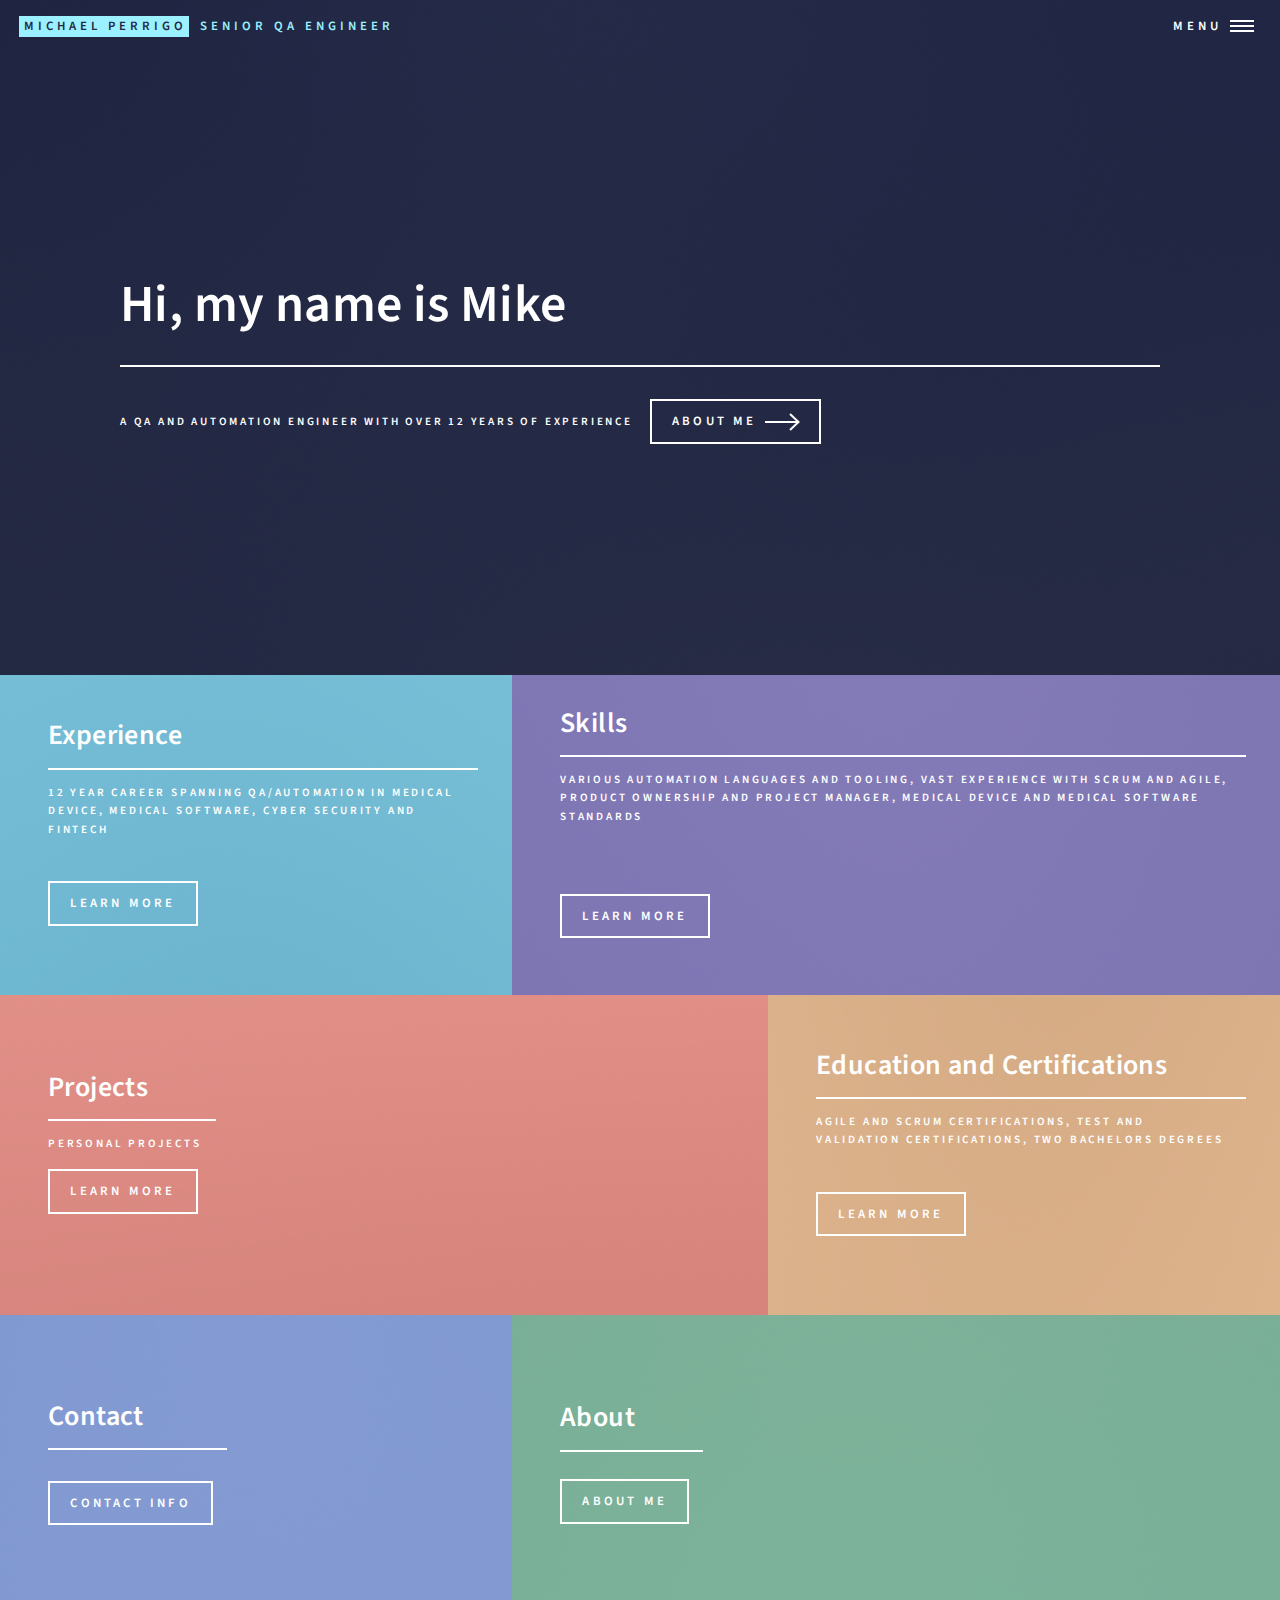
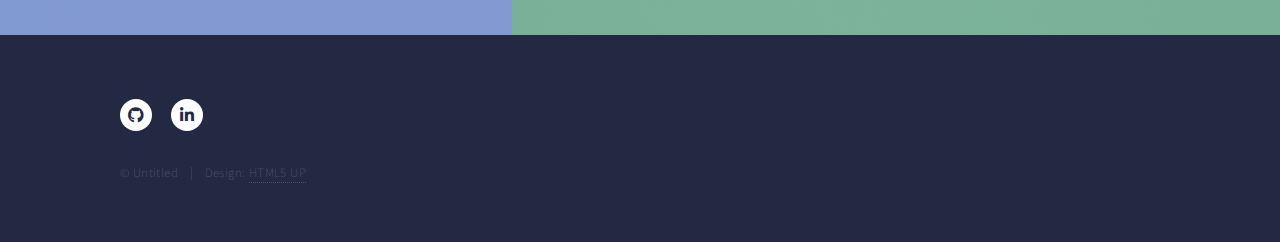
<file: index.html>
<!DOCTYPE HTML>
<!--
	Forty by HTML5 UP
	html5up.net | @ajlkn
	Free for personal and commercial use under the CCA 3.0 license (html5up.net/license)
-->
<html>
	<head>
		<title>Michael Perrigo</title>
		<meta charset="utf-8" />
		<meta name="viewport" content="width=device-width, initial-scale=1, user-scalable=no" />
		<link rel="stylesheet" href="assets/css/main.css" />
		<noscript><link rel="stylesheet" href="assets/css/noscript.css" /></noscript>
	</head>
	<body class="is-preload">

		<!-- Wrapper -->
			<div id="wrapper">

				<!-- Header -->
					<header id="header" class="alt">
						<a href="index.html" class="logo"><strong>Michael Perrigo</strong> <span>Senior QA Engineer</span></a>
						<nav>
							<a href="#menu">Menu</a>
						</nav>
					</header>

				<!-- Menu -->
					<nav id="menu">
						<ul class="links">
							<li><a href="index.html">Home</a></li>
							<li><a href="experience.html">Experience</a></li>
							<li><a href="projects.html">Projects</a></li>
							<li><a href="skills.html">Skills</a></li>
						</ul>
					</nav>

				<!-- Banner -->
					<section id="banner" class="major">
						<div class="inner">
							<header class="major">
								<h1>Hi, my name is Mike</h1>
							</header>
							<div class="content">
								<p>A QA and Automation Engineer with over 12 Years of Experience</p>
								<ul class="actions">
									<li><a href="#one" class="button next scrolly">About Me</a></li>
								</ul>
							</div>
						</div>
					</section>

				<!-- Main -->
					<div id="main">

						<!-- One -->
							<section id="one" class="tiles">
								<article>
									<span class="image">
										<img src="images/pic01.jpg" alt="" />
									</span>
									<header class="major">
										<h3><a href="experience.html" class="link">Experience</a></h3>
										<p>12 Year Career spanning QA/Automation in Medical Device, Medical Software, Cyber Security and FinTech</p>
										<div style="padding-top: 10%;">
											<ul class="actions">
												<li><a href="experience.html" class="button">Learn more</a></li>
											</ul>
										</div>
									</header>
								</article>
								<article>
									<span class="image">
										<img src="images/pic02.jpg" alt="" />
									</span>
									<header class="major">
										<h3><a href="skills.html" class="link">Skills</a></h3>
										<p>Various automation languages and tooling, vast experience with SCRUM and Agile, Product Ownership and Project Manager, Medical Device and Medical Software Standards</p>
										<div style="padding-top: 10%;">
											<ul class="actions">
												<li><a href="experience.html" class="button">Learn more</a></li>
											</ul>
										</div>
									</header>
								</article>
								<article>
									<span class="image">
										<img src="images/pic03.jpg" alt="" />
									</span>
									<header class="major">
										<h3><a href="projects.html" class="link">Projects</a></h3>
										<p>Personal Projects</p>
										<div style="padding-top: 10%;">
											<ul class="actions">
												<li><a href="projects.html" class="button">Learn more</a></li>
											</ul>
										</div>
									</header>
								</article>
								<article>
									<span class="image">
										<img src="images/pic04.jpg" alt="" />
									</span>
									<header class="major">
										<h3><a href="education.html" class="link">Education and Certifications</a></h3>
										<p>Agile and SCRUM Certifications, Test and Validation Certifications, Two Bachelors Degrees</p>
										<div style="padding-top: 10%;">
											<ul class="actions">
												<li><a href="education.html" class="button">Learn more</a></li>
											</ul>
										</div>
									</header>
								</article>
								<article>
									<span class="image">
										<img src="images/pic05.jpg" alt="" />
									</span>
									<header class="major">
										<h3><a href="contact.html" class="link">Contact</a></h3>
										<div style="padding-top: 10%;">
											<ul class="actions">
												<li><a href="contact.html" class="button">Contact Info</a></li>
											</ul>
										</div>
									</header>
								</article>
								<article>
									<span class="image">
										<img src="images/pic06.jpg" alt="" />
									</span>
									<header class="major">
										<h3><a href="about.html" class="link">About</a></h3>
										<div style="padding-top: 10%;">
											<ul class="actions">
												<li><a href="about.html" class="button">About Me</a></li>
											</ul>
									</header>
								</article>
							</section>
					</div>

				<!-- Footer -->
					<footer id="footer">
						<div class="inner">
							<ul class="icons">
								<li><a href="#" class="icon brands alt fa-github"><span class="label">GitHub</span></a></li>
								<li><a href="https://www.linkedin.com/in/michael-perrigo-681b2620/" class="icon brands alt fa-linkedin-in"><span class="label">LinkedIn</span></a></li>
							</ul>
							<ul class="copyright">
								<li>&copy; Untitled</li><li>Design: <a href="https://html5up.net">HTML5 UP</a></li>
							</ul>
						</div>
					</footer>

			</div>

		<!-- Scripts -->
			<script src="assets/js/jquery.min.js"></script>
			<script src="assets/js/jquery.scrolly.min.js"></script>
			<script src="assets/js/jquery.scrollex.min.js"></script>
			<script src="assets/js/browser.min.js"></script>
			<script src="assets/js/breakpoints.min.js"></script>
			<script src="assets/js/util.js"></script>
			<script src="assets/js/main.js"></script>

	</body>
</html>
</file>
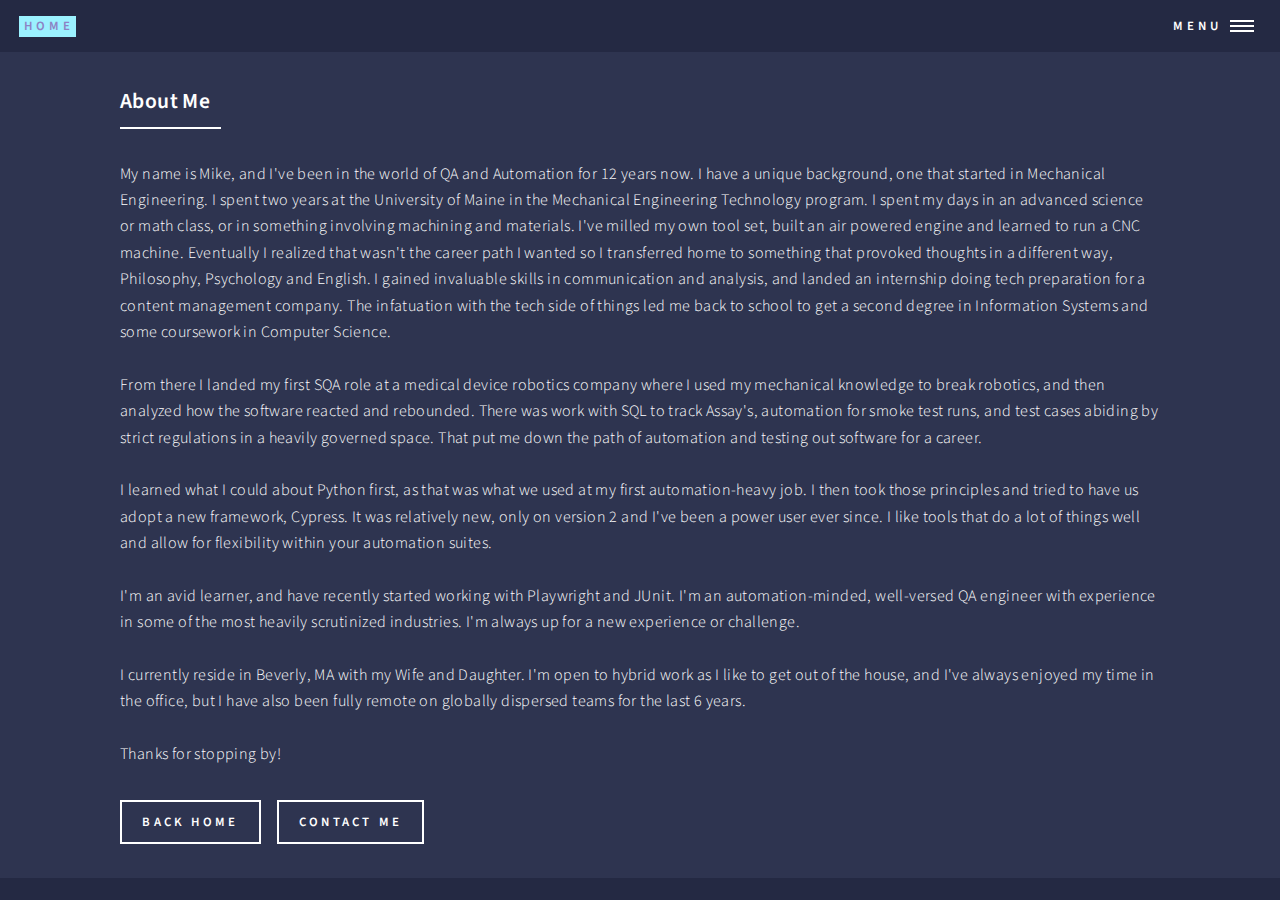
<file: about.html>
<!DOCTYPE HTML>
<!--
	Forty by HTML5 UP
	html5up.net | @ajlkn
	Free for personal and commercial use under the CCA 3.0 license (html5up.net/license)
-->
<html>
	<head>
		<title>About Me</title>
		<meta charset="utf-8" />
		<meta name="viewport" content="width=device-width, initial-scale=1, user-scalable=no" />
		<link rel="stylesheet" href="assets/css/main.css" />
		<noscript><link rel="stylesheet" href="assets/css/noscript.css" /></noscript>
	</head>
	<body class="is-preload">

		<!-- Wrapper -->
			<div id="wrapper">

				<!-- Header -->
				<!-- Note: The "styleN" class below should match that of the banner element. -->
					<header id="header" class="alt style2">
						<a href="index.html" class="logo"><strong>Home</strong></a>
						<nav>
							<a href="#menu">Menu</a>
						</nav>
					</header>

				<!-- Menu -->
					<nav id="menu">
						<ul class="links">
							<li><a href="index.html">Home</a></li>
							<li><a href="experience.html">Experience</a></li>
							<li><a href="projects.html">Projects</a></li>
							<li><a href="skills.html">Skills</a></li>
						</ul>
					</nav>


				<!-- Main -->
					<div id="main">

						<!-- Two -->
							<section id="two" class="spotlights">
								<section>
									<div class="content" style="width: 100%;">
										<div class="inner">
											<header class="major">
												<h3>About Me</h3>
											</header>
											<p>My name is Mike, and I've been in the world of QA and Automation for 12 years now. I have a unique background, one that started in Mechanical Engineering. I spent two years
                                                at the University of Maine in the Mechanical Engineering Technology program. I spent my days in an advanced science or math class, or in something involving machining and materials. 
                                                I've milled my own tool set, built an air powered engine and learned to run a CNC machine. Eventually I realized that wasn't the career path I wanted so I transferred home to something 
                                                that provoked thoughts in a different way, Philosophy, Psychology and English. I gained invaluable skills in communication and analysis, and landed an internship doing tech preparation 
                                                for a content management company. The infatuation with the tech side of things led me back to school to get a second degree in Information Systems and some coursework in Computer Science. </br></br>

                                                From there I landed my first SQA role at a medical device robotics company where I used my mechanical knowledge to break robotics, and then analyzed how the software reacted and rebounded. 
                                                There was work with SQL to track Assay's, automation for smoke test runs, and test cases abiding by strict regulations in a heavily governed space. That put me down the path of automation and 
                                                testing out software for a career. </br></br>

                                                I learned what I could about Python first, as that was what we used at my first automation-heavy job. I then took those principles and tried to have us adopt a new framework, Cypress. It was relatively
                                                new, only on version 2 and I've been a power user ever since. I like tools that do a lot of things well and allow for flexibility within your automation suites. </br></br>

                                                I'm an avid learner, and have recently started working with Playwright and JUnit. I'm an automation-minded, well-versed QA engineer with experience in some of the most heavily scrutinized industries. 
                                                I'm always up for a new experience or challenge. </br></br>

                                                I currently reside in Beverly, MA with my Wife and Daughter. I'm open to hybrid work as I like to get out of the house, and I've always enjoyed my time in the office, but I have also been fully remote on
                                                globally dispersed teams for the last 6 years. </br></br>

                                                Thanks for stopping by!
                                            </p>
											<ul class="actions">
												<li><a href="./index.html" class="button">Back Home</a></li>
                                                <li><a href="./contact.html" class="button">Contact Me</a></li>
											</ul>
										</div>
									</div>
								</section>
							</section>
					</div>

			</div>

		<!-- Scripts -->
			<script src="assets/js/jquery.min.js"></script>
			<script src="assets/js/jquery.scrolly.min.js"></script>
			<script src="assets/js/jquery.scrollex.min.js"></script>
			<script src="assets/js/browser.min.js"></script>
			<script src="assets/js/breakpoints.min.js"></script>
			<script src="assets/js/util.js"></script>
			<script src="assets/js/main.js"></script>

	</body>
</html>
</file>
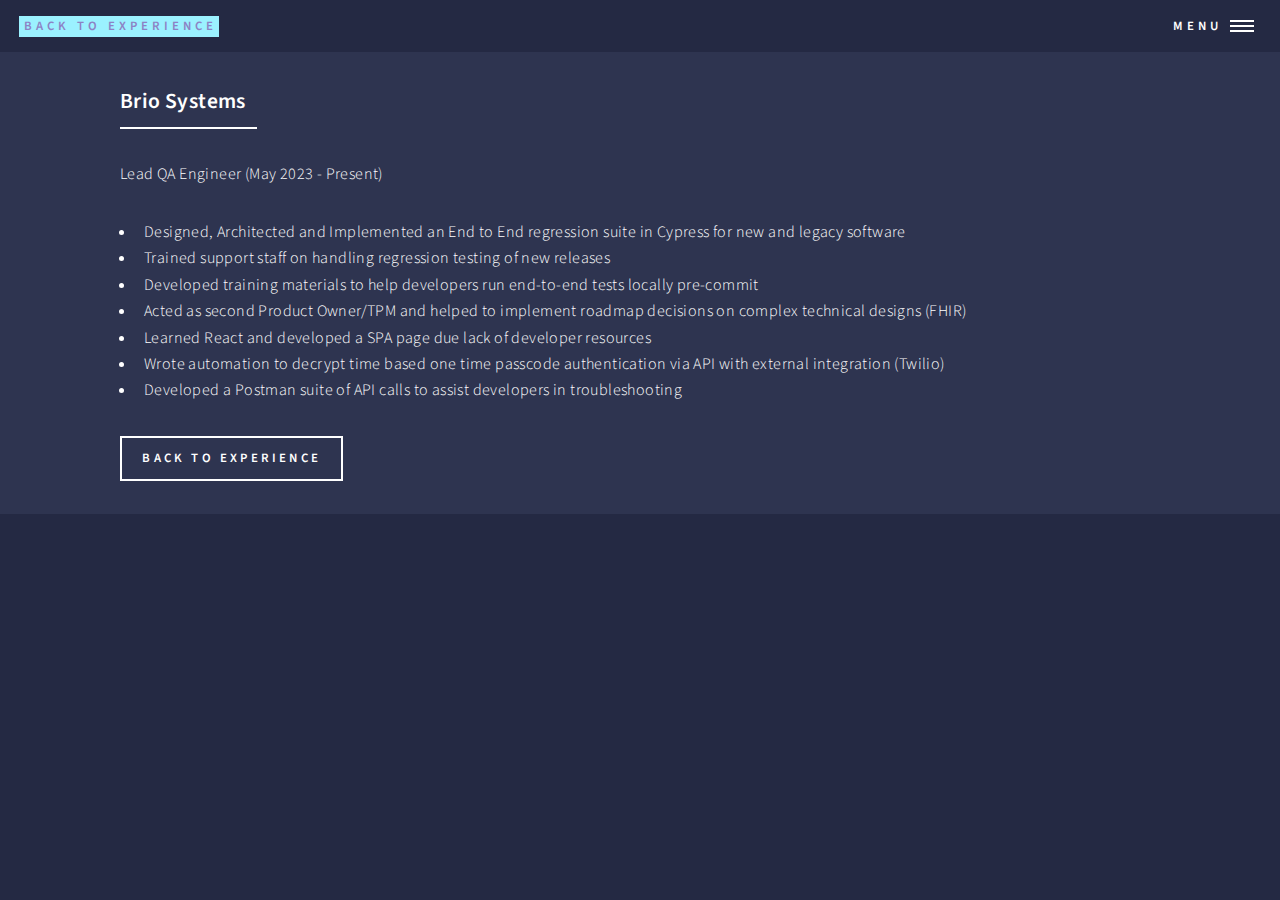
<file: brio.html>
<!DOCTYPE HTML>
<!--
	Forty by HTML5 UP
	html5up.net | @ajlkn
	Free for personal and commercial use under the CCA 3.0 license (html5up.net/license)
-->
<html>
	<head>
		<title>Experience</title>
		<meta charset="utf-8" />
		<meta name="viewport" content="width=device-width, initial-scale=1, user-scalable=no" />
		<link rel="stylesheet" href="assets/css/main.css" />
		<noscript><link rel="stylesheet" href="assets/css/noscript.css" /></noscript>
	</head>
	<body class="is-preload">

		<!-- Wrapper -->
			<div id="wrapper">

				<!-- Header -->
				<!-- Note: The "styleN" class below should match that of the banner element. -->
					<header id="header" class="alt style2">
						<a href="experience.html" class="logo"><strong>Back to Experience</strong></a>
						<nav>
							<a href="#menu">Menu</a>
						</nav>
					</header>

				<!-- Menu -->
					<nav id="menu">
						<ul class="links">
							<li><a href="index.html">Home</a></li>
							<li><a href="experience.html">Experience</a></li>
							<li><a href="projects.html">Projects</a></li>
							<li><a href="skills.html">Skills</a></li>
						</ul>
					</nav>


				<!-- Main -->
					<div id="main">

						<!-- Two -->
							<section id="two" class="spotlights">
								<section>
									<div class="content" style="width: 100%;">
										<div class="inner">
											<header class="major">
												<h3>Brio Systems</h3>
											</header>
											<p>Lead QA Engineer (May 2023 - Present)</p>
											<ul>
												<li>Designed, Architected and Implemented an End to End regression suite in Cypress for new and legacy software</li>
												<li>Trained support staff on handling regression testing of new releases</li>
												<li>Developed training materials to help developers run end-to-end tests locally pre-commit</li>
												<li>Acted as second Product Owner/TPM and helped to implement roadmap decisions on complex technical designs (FHIR)</li>
												<li>Learned React and developed a SPA page due lack of developer resources</li>
												<li>Wrote automation to decrypt time based one time passcode authentication via API with external integration (Twilio)</li>
                                                <li>Developed a Postman suite of API calls to assist developers in troubleshooting</li>
											</ul>
											<ul class="actions">
												<li><a href="./experience.html" class="button">Back to Experience</a></li>
											</ul>
										</div>
									</div>
								</section>
							</section>
					</div>

			</div>

		<!-- Scripts -->
			<script src="assets/js/jquery.min.js"></script>
			<script src="assets/js/jquery.scrolly.min.js"></script>
			<script src="assets/js/jquery.scrollex.min.js"></script>
			<script src="assets/js/browser.min.js"></script>
			<script src="assets/js/breakpoints.min.js"></script>
			<script src="assets/js/util.js"></script>
			<script src="assets/js/main.js"></script>

	</body>
</html>
</file>
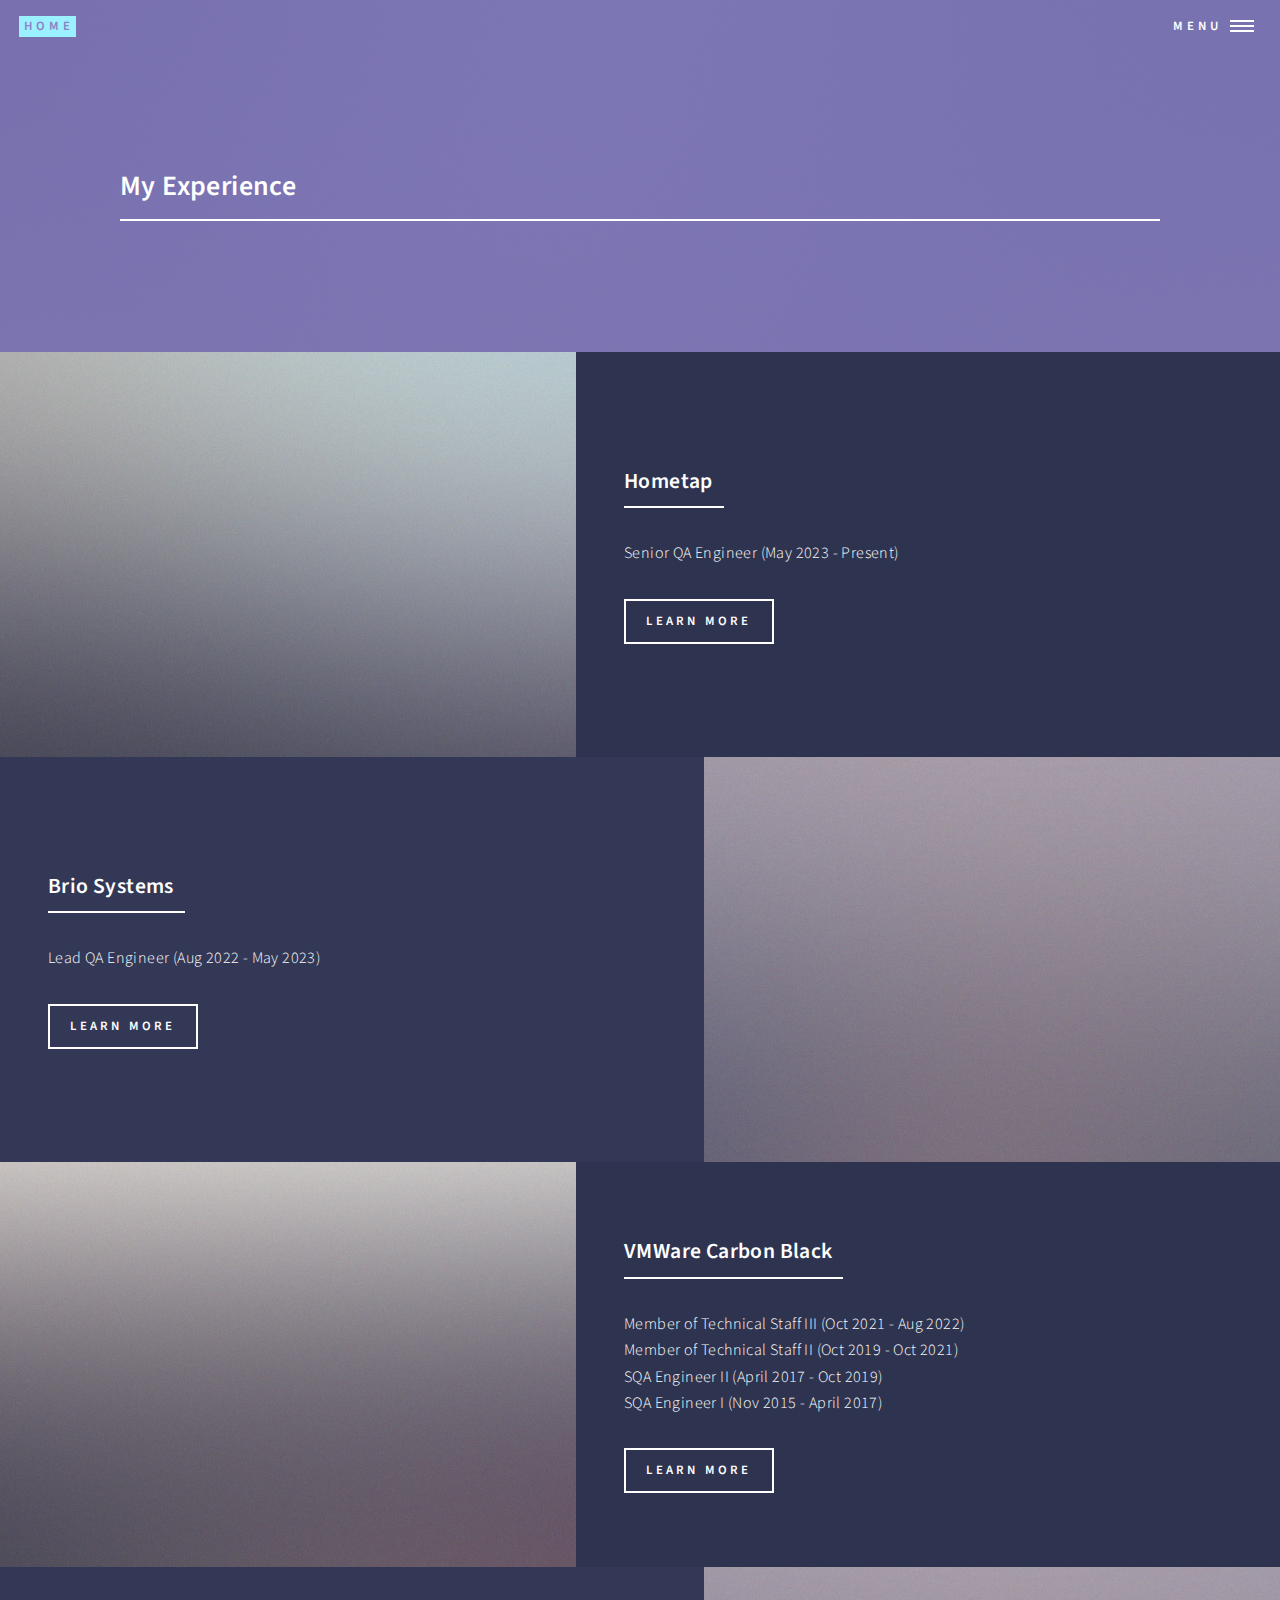
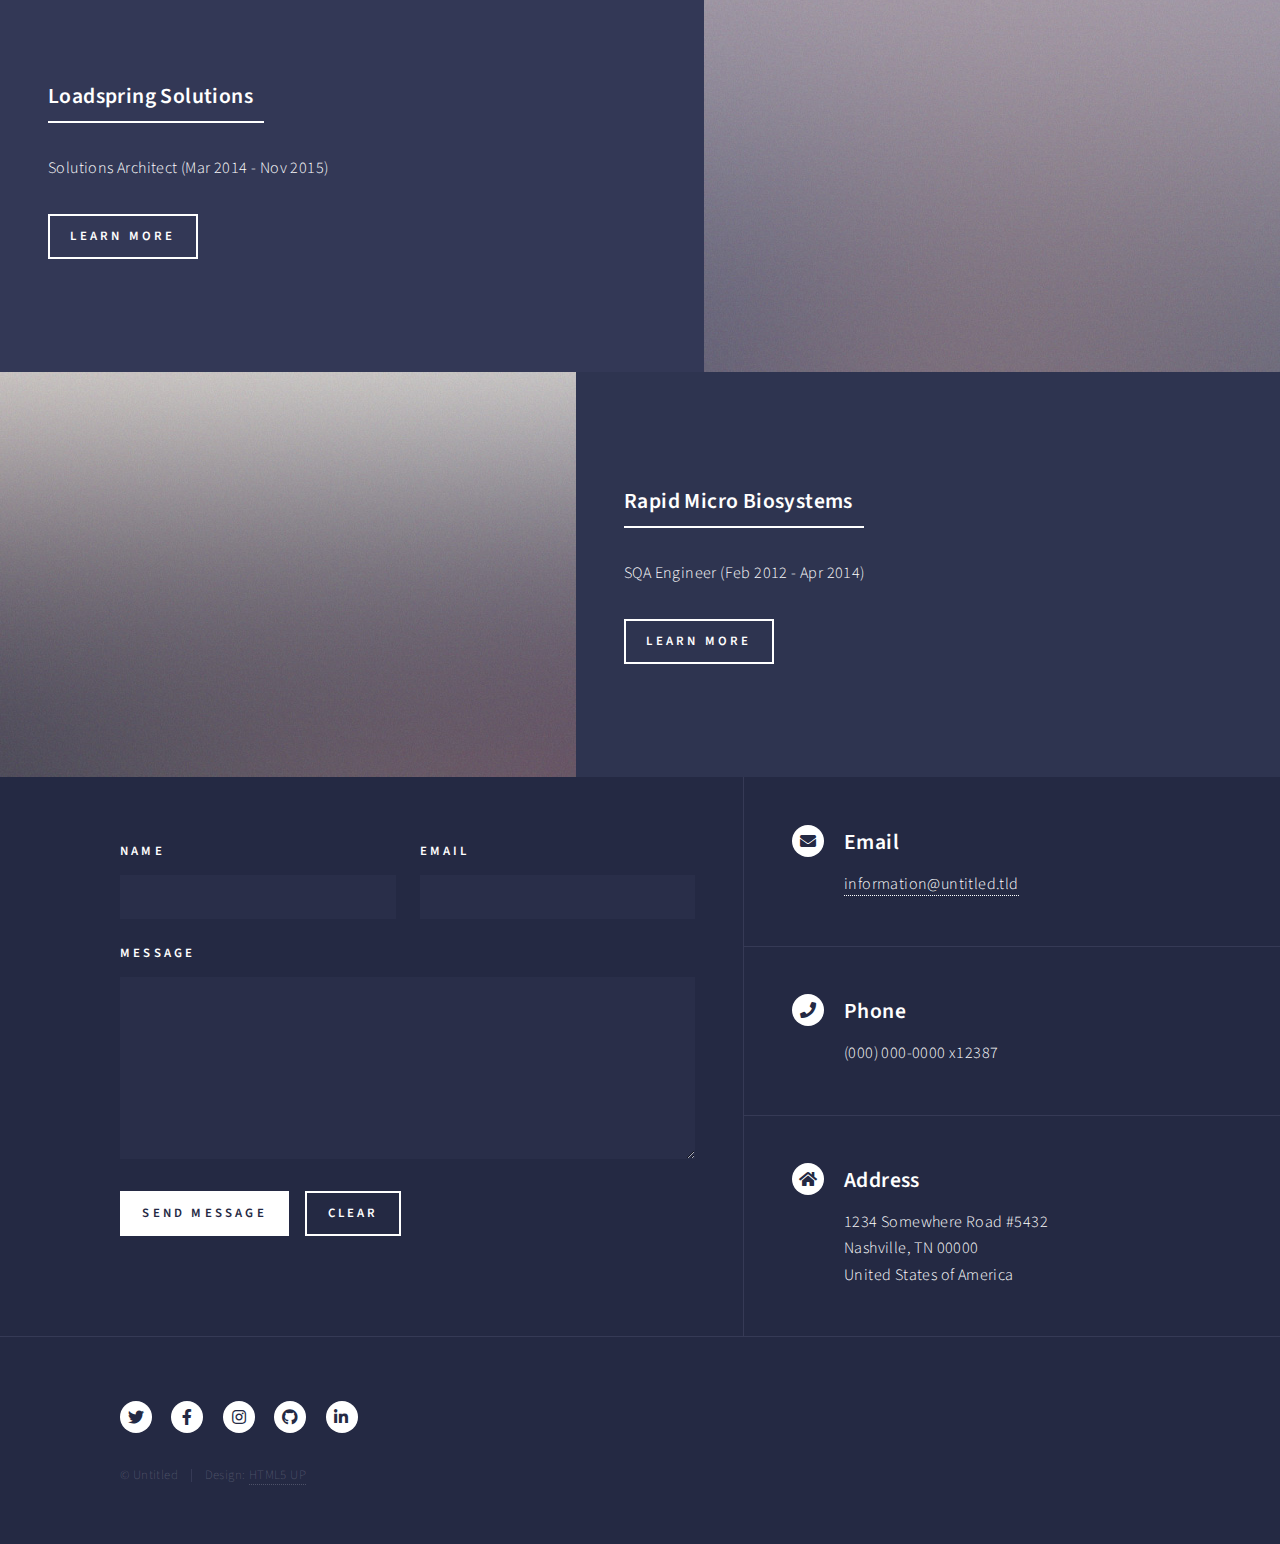
<file: career.html>
<!DOCTYPE HTML>
<!--
	Forty by HTML5 UP
	html5up.net | @ajlkn
	Free for personal and commercial use under the CCA 3.0 license (html5up.net/license)
-->
<html>
	<head>
		<title>Experience</title>
		<meta charset="utf-8" />
		<meta name="viewport" content="width=device-width, initial-scale=1, user-scalable=no" />
		<link rel="stylesheet" href="assets/css/main.css" />
		<noscript><link rel="stylesheet" href="assets/css/noscript.css" /></noscript>
	</head>
	<body class="is-preload">

		<!-- Wrapper -->
			<div id="wrapper">

				<!-- Header -->
				<!-- Note: The "styleN" class below should match that of the banner element. -->
					<header id="header" class="alt style2">
						<a href="index.html" class="logo"><strong>Home</strong></a>
						<nav>
							<a href="#menu">Menu</a>
						</nav>
					</header>

				<!-- Menu -->
					<nav id="menu">
						<ul class="links">
							<li><a href="index.html">Home</a></li>
							<li><a href="career.html">Experience</a></li>
							<li><a href="generic.html">Generic</a></li>
							<li><a href="elements.html">Elements</a></li>
						</ul>
						<ul class="actions stacked">
							<li><a href="#" class="button primary fit">Get Started</a></li>
							<li><a href="#" class="button fit">Log In</a></li>
						</ul>
					</nav>


				<!-- Main -->
					<div id="main">

						<!-- One -->
							<section id="banner" class = "style2">
								<div class="inner">
									<header class="major">
										<h2>My Experience</h2>
									</header>
								</div>
							</section>

						<!-- Two -->
							<section id="two" class="spotlights">
								<section style="height: 45vh;">
									<a href="generic.html" class="image">
										<img src="images/pic08.jpg" alt="" data-position="center center"  style="height: 45vh;"/>
									</a>
									<div class="content">
										<div class="inner">
											<header class="major">
												<h3>Hometap</h3>
											</header>
											<p>Senior QA Engineer (May 2023 - Present)</p>
											<ul class="actions">
												<li><a href="hometap.html" class="button">Learn more</a></li>
											</ul>
										</div>
									</div>
								</section>
								<section style="height: 45vh;">
									<a href="generic.html" class="image">
										<img src="images/pic09.jpg" alt="" data-position="top center" style="height: 45vh;"/>
									</a>
									<div class="content">
										<div class="inner">
											<header class="major">
												<h3>Brio Systems</h3>
											</header>
											<p>Lead QA Engineer (Aug 2022 - May 2023)</p>
											<ul class="actions">
												<li><a href="generic.html" class="button">Learn more</a></li>
											</ul>
										</div>
									</div>
								</section>
								<section style="height: 45vh;">
									<a href="generic.html" class="image">
										<img src="images/pic10.jpg" alt="" data-position="25% 25%" style="height: 45vh;"/>
									</a>
									<div class="content">
										<div class="inner">
											<header class="major">
												<h3>VMWare Carbon Black</h3>
											</header>
											<p>Member of Technical Staff III (Oct 2021 - Aug 2022) <br /> Member of Technical Staff II (Oct 2019 - Oct 2021) <br /> SQA Engineer II (April 2017 - Oct 2019) <br /> SQA Engineer I (Nov 2015 - April 2017)</p>
											<ul class="actions">
												<li><a href="generic.html" class="button">Learn more</a></li>
											</ul>
										</div>
									</div>
								</section>
								<section style="height: 45vh;">
									<a href="generic.html" class="image">
										<img src="images/pic09.jpg" alt="" data-position="top center" style="height: 45vh;" />
									</a>
									<div class="content">
										<div class="inner">
											<header class="major">
												<h3>Loadspring Solutions</h3>
											</header>
											<p>Solutions Architect (Mar 2014 - Nov 2015)</p>
											<ul class="actions">
												<li><a href="generic.html" class="button">Learn more</a></li>
											</ul>
										</div>
									</div>
								</section>
								<section style="height: 45vh;">
									<a href="generic.html" class="image">
										<img src="images/pic10.jpg" alt="" data-position="25% 25%" style="height: 45vh;"/>
									</a>
									<div class="content">
										<div class="inner">
											<header class="major">
												<h3>Rapid Micro Biosystems</h3>
											</header>
											<p>SQA Engineer (Feb 2012 - Apr 2014)</p>
											<ul class="actions">
												<li><a href="generic.html" class="button">Learn more</a></li>
											</ul>
										</div>
									</div>
								</section>

							</section>
					</div>

				<!-- Contact -->
					<section id="contact">
						<div class="inner">
							<section>
								<form method="post" action="#">
									<div class="fields">
										<div class="field half">
											<label for="name">Name</label>
											<input type="text" name="name" id="name" />
										</div>
										<div class="field half">
											<label for="email">Email</label>
											<input type="text" name="email" id="email" />
										</div>
										<div class="field">
											<label for="message">Message</label>
											<textarea name="message" id="message" rows="6"></textarea>
										</div>
									</div>
									<ul class="actions">
										<li><input type="submit" value="Send Message" class="primary" /></li>
										<li><input type="reset" value="Clear" /></li>
									</ul>
								</form>
							</section>
							<section class="split">
								<section>
									<div class="contact-method">
										<span class="icon solid alt fa-envelope"></span>
										<h3>Email</h3>
										<a href="#">information@untitled.tld</a>
									</div>
								</section>
								<section>
									<div class="contact-method">
										<span class="icon solid alt fa-phone"></span>
										<h3>Phone</h3>
										<span>(000) 000-0000 x12387</span>
									</div>
								</section>
								<section>
									<div class="contact-method">
										<span class="icon solid alt fa-home"></span>
										<h3>Address</h3>
										<span>1234 Somewhere Road #5432<br />
										Nashville, TN 00000<br />
										United States of America</span>
									</div>
								</section>
							</section>
						</div>
					</section>

				<!-- Footer -->
					<footer id="footer">
						<div class="inner">
							<ul class="icons">
								<li><a href="#" class="icon brands alt fa-twitter"><span class="label">Twitter</span></a></li>
								<li><a href="#" class="icon brands alt fa-facebook-f"><span class="label">Facebook</span></a></li>
								<li><a href="#" class="icon brands alt fa-instagram"><span class="label">Instagram</span></a></li>
								<li><a href="#" class="icon brands alt fa-github"><span class="label">GitHub</span></a></li>
								<li><a href="#" class="icon brands alt fa-linkedin-in"><span class="label">LinkedIn</span></a></li>
							</ul>
							<ul class="copyright">
								<li>&copy; Untitled</li><li>Design: <a href="https://html5up.net">HTML5 UP</a></li>
							</ul>
						</div>
					</footer>

			</div>

		<!-- Scripts -->
			<script src="assets/js/jquery.min.js"></script>
			<script src="assets/js/jquery.scrolly.min.js"></script>
			<script src="assets/js/jquery.scrollex.min.js"></script>
			<script src="assets/js/browser.min.js"></script>
			<script src="assets/js/breakpoints.min.js"></script>
			<script src="assets/js/util.js"></script>
			<script src="assets/js/main.js"></script>

	</body>
</html>
</file>
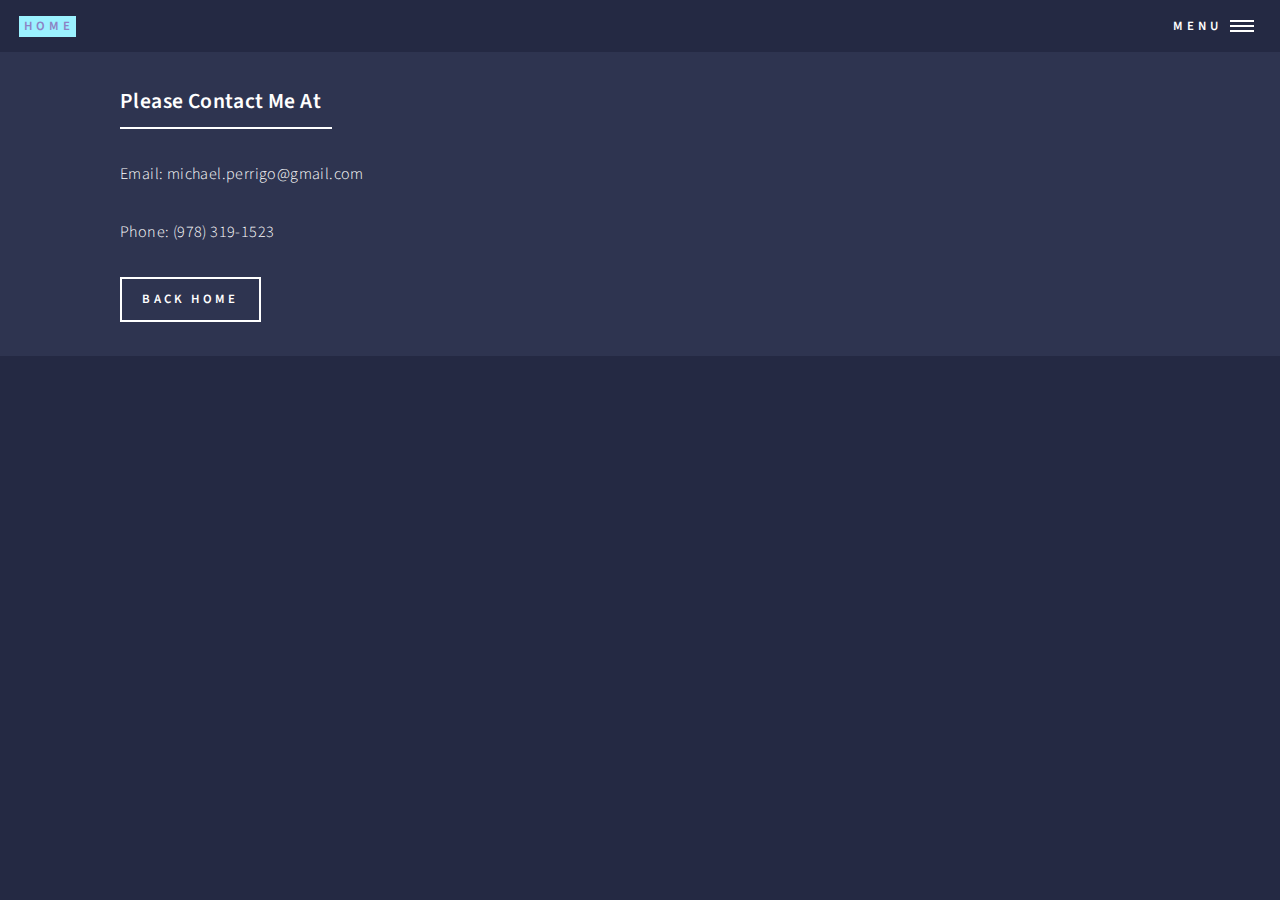
<file: contact.html>
<!DOCTYPE HTML>
<!--
	Forty by HTML5 UP
	html5up.net | @ajlkn
	Free for personal and commercial use under the CCA 3.0 license (html5up.net/license)
-->
<html>
	<head>
		<title>Contact</title>
		<meta charset="utf-8" />
		<meta name="viewport" content="width=device-width, initial-scale=1, user-scalable=no" />
		<link rel="stylesheet" href="assets/css/main.css" />
		<noscript><link rel="stylesheet" href="assets/css/noscript.css" /></noscript>
	</head>
	<body class="is-preload">

		<!-- Wrapper -->
			<div id="wrapper">

				<!-- Header -->
				<!-- Note: The "styleN" class below should match that of the banner element. -->
					<header id="header" class="alt style2">
						<a href="index.html" class="logo"><strong>Home</strong></a>
						<nav>
							<a href="#menu">Menu</a>
						</nav>
					</header>

				<!-- Menu -->
					<nav id="menu">
						<ul class="links">
							<li><a href="index.html">Home</a></li>
							<li><a href="experience.html">Experience</a></li>
							<li><a href="projects.html">Projects</a></li>
							<li><a href="skills.html">Skills</a></li>
						</ul>
					</nav>


				<!-- Main -->
					<div id="main">

						<!-- Two -->
							<section id="two" class="spotlights">
								<section>
									<div class="content" style="width: 100%;">
										<div class="inner">
											<header class="major">
												<h3>Please Contact Me At</h3>
											</header>
                                            <p>Email: michael.perrigo@gmail.com</p>
                                            <p>Phone: (978) 319-1523</p>

											<ul class="actions">
												<li><a href="./index.html" class="button">Back Home</a></li>
											</ul>
										</div>
									</div>
								</section>
							</section>
					</div>

			</div>

		<!-- Scripts -->
			<script src="assets/js/jquery.min.js"></script>
			<script src="assets/js/jquery.scrolly.min.js"></script>
			<script src="assets/js/jquery.scrollex.min.js"></script>
			<script src="assets/js/browser.min.js"></script>
			<script src="assets/js/breakpoints.min.js"></script>
			<script src="assets/js/util.js"></script>
			<script src="assets/js/main.js"></script>

	</body>
</html>
</file>
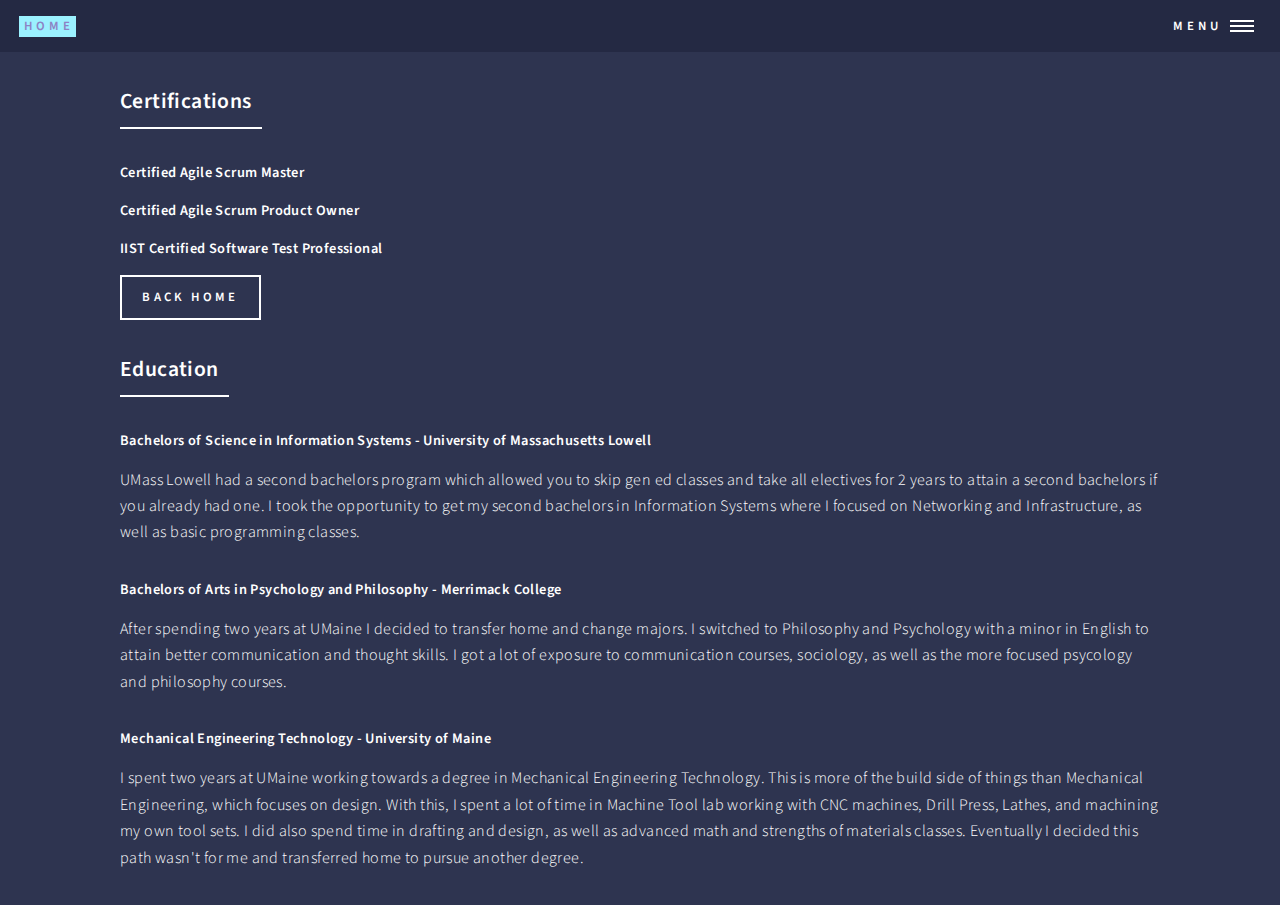
<file: education.html>
<!DOCTYPE HTML>
<!--
	Forty by HTML5 UP
	html5up.net | @ajlkn
	Free for personal and commercial use under the CCA 3.0 license (html5up.net/license)
-->
<html>
	<head>
		<title>Education and Certifications</title>
		<meta charset="utf-8" />
		<meta name="viewport" content="width=device-width, initial-scale=1, user-scalable=no" />
		<link rel="stylesheet" href="assets/css/main.css" />
		<noscript><link rel="stylesheet" href="assets/css/noscript.css" /></noscript>
	</head>
	<body class="is-preload">

		<!-- Wrapper -->
			<div id="wrapper">

				<!-- Header -->
				<!-- Note: The "styleN" class below should match that of the banner element. -->
					<header id="header" class="alt style2">
						<a href="index.html" class="logo"><strong>Home</strong></a>
						<nav>
							<a href="#menu">Menu</a>
						</nav>
					</header>

				<!-- Menu -->
					<nav id="menu">
						<ul class="links">
							<li><a href="index.html">Home</a></li>
							<li><a href="experience.html">Experience</a></li>
							<li><a href="projects.html">Projects</a></li>
							<li><a href="skills.html">Skills</a></li>
						</ul>
					</nav>


				<!-- Main -->
					<div id="main">

						<!-- Two -->
							<section id="two" class="spotlights">
								<section>
									<div class="content" style="width: 100%;">
										<div class="inner">
											<header class="major">
												<h3>Certifications</h3>
											</header>
                                            <h5>Certified Agile Scrum Master</h5>
                                            <h5>Certified Agile Scrum Product Owner</h5>
                                            <h5>IIST Certified Software Test Professional</h5>
											<ul class="actions">
												<li><a href="./index.html" class="button">Back Home</a></li>
											</ul>
											<header class="major">
												<h3>Education</h3>
											</header>
                                            <h5>Bachelors of Science in Information Systems - University of Massachusetts Lowell</h5>
                                            <p>UMass Lowell had a second bachelors program which allowed you to skip gen ed classes and take all electives for 2 years to attain a second bachelors if you already had one. 
                                                I took the opportunity to get my second bachelors in Information Systems where I focused on Networking and Infrastructure, as well as basic programming classes. 
                                            </p>
                                            <h5>Bachelors of Arts in Psychology and Philosophy - Merrimack College</h5>
                                            <p>After spending two years at UMaine I decided to transfer home and change majors. I switched to Philosophy and Psychology with a minor in English to attain better communication and thought skills. 
                                                I got a lot of exposure to communication courses, sociology, as well as the more focused psycology and philosophy courses.
                                            </p>
                                            <h5>Mechanical Engineering Technology - University of Maine</h5>
                                            <p>I spent two years at UMaine working towards a degree in Mechanical Engineering Technology. This is more of the build side of things than Mechanical Engineering, which focuses on design. 
                                                With this, I spent a lot of time in Machine Tool lab working with CNC machines, Drill Press, Lathes, and machining my own tool sets. I did also spend time in drafting and design, as well as advanced math
                                                and strengths of materials classes. Eventually I decided this path wasn't for me and transferred home to pursue another degree.
                                            </p>
										</div>
									</div>
								</section>
							</section>
					</div>

			</div>

		<!-- Scripts -->
			<script src="assets/js/jquery.min.js"></script>
			<script src="assets/js/jquery.scrolly.min.js"></script>
			<script src="assets/js/jquery.scrollex.min.js"></script>
			<script src="assets/js/browser.min.js"></script>
			<script src="assets/js/breakpoints.min.js"></script>
			<script src="assets/js/util.js"></script>
			<script src="assets/js/main.js"></script>

	</body>
</html>
</file>
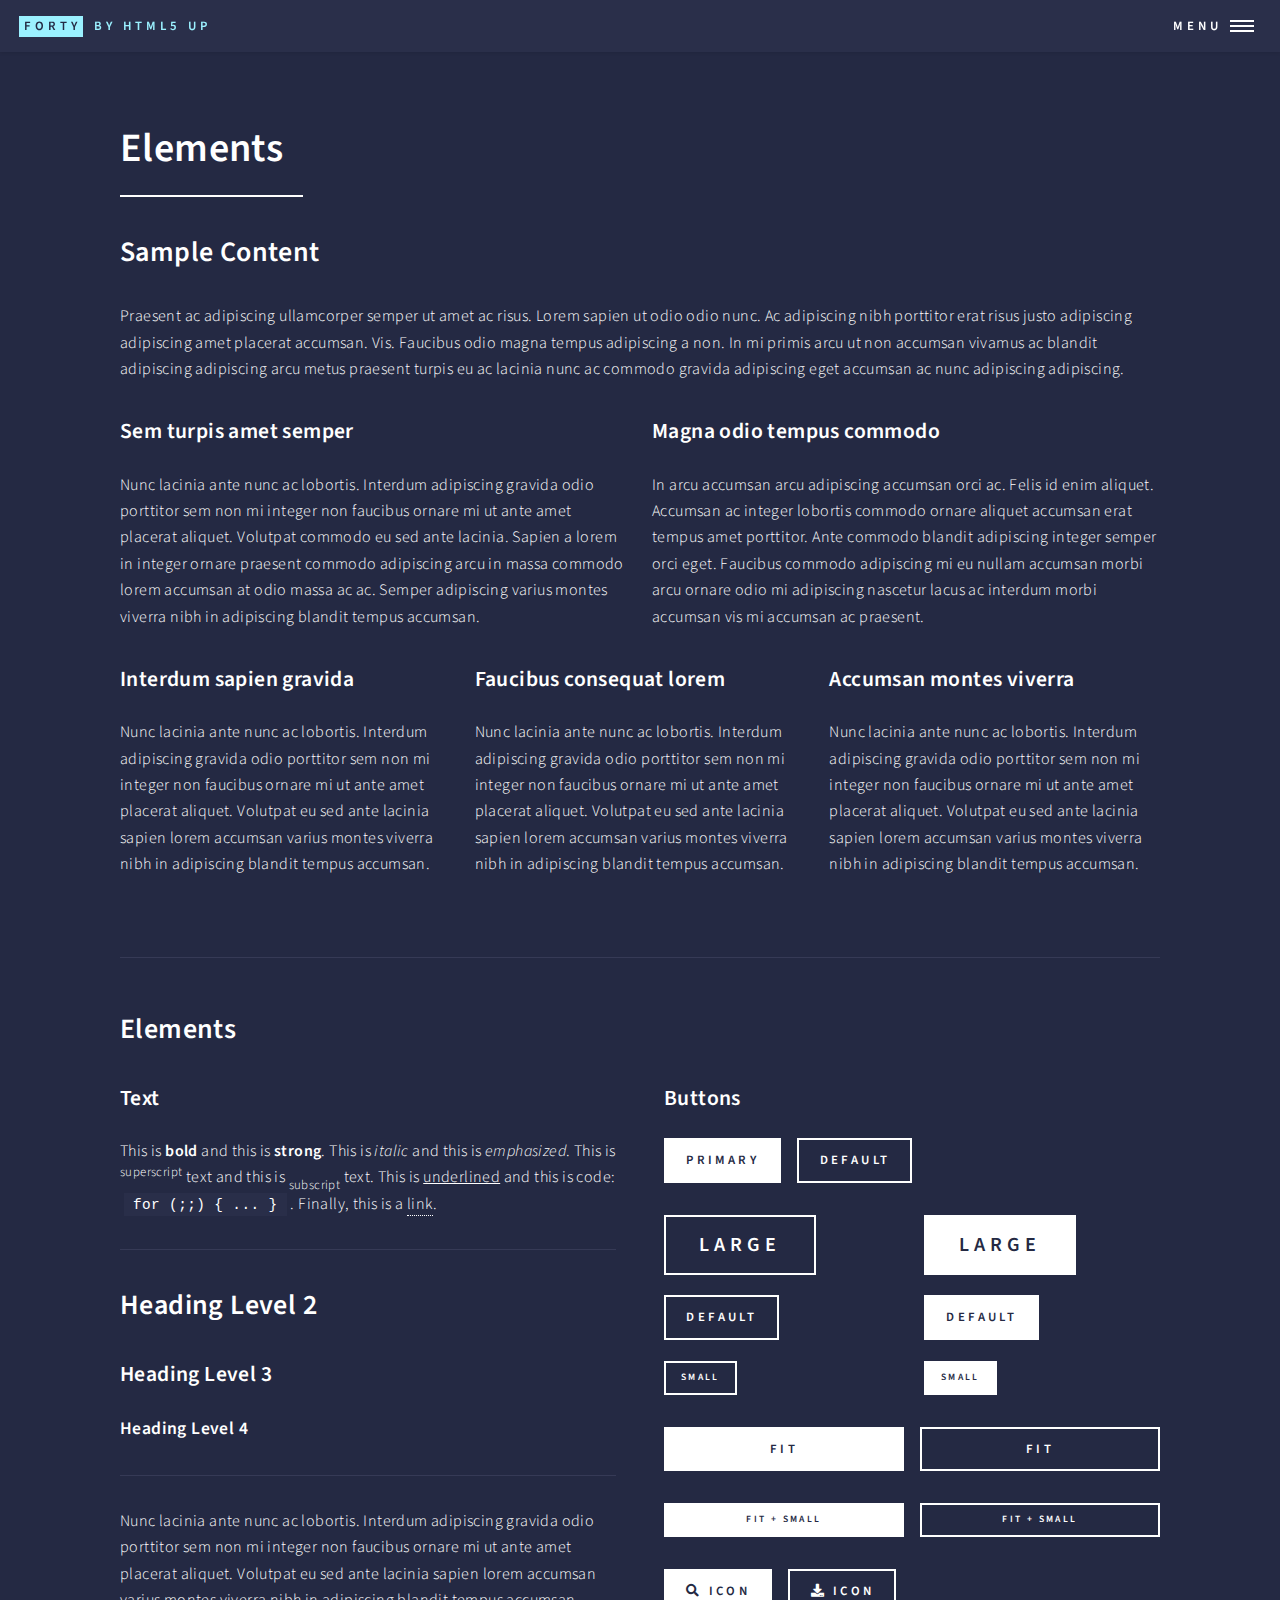
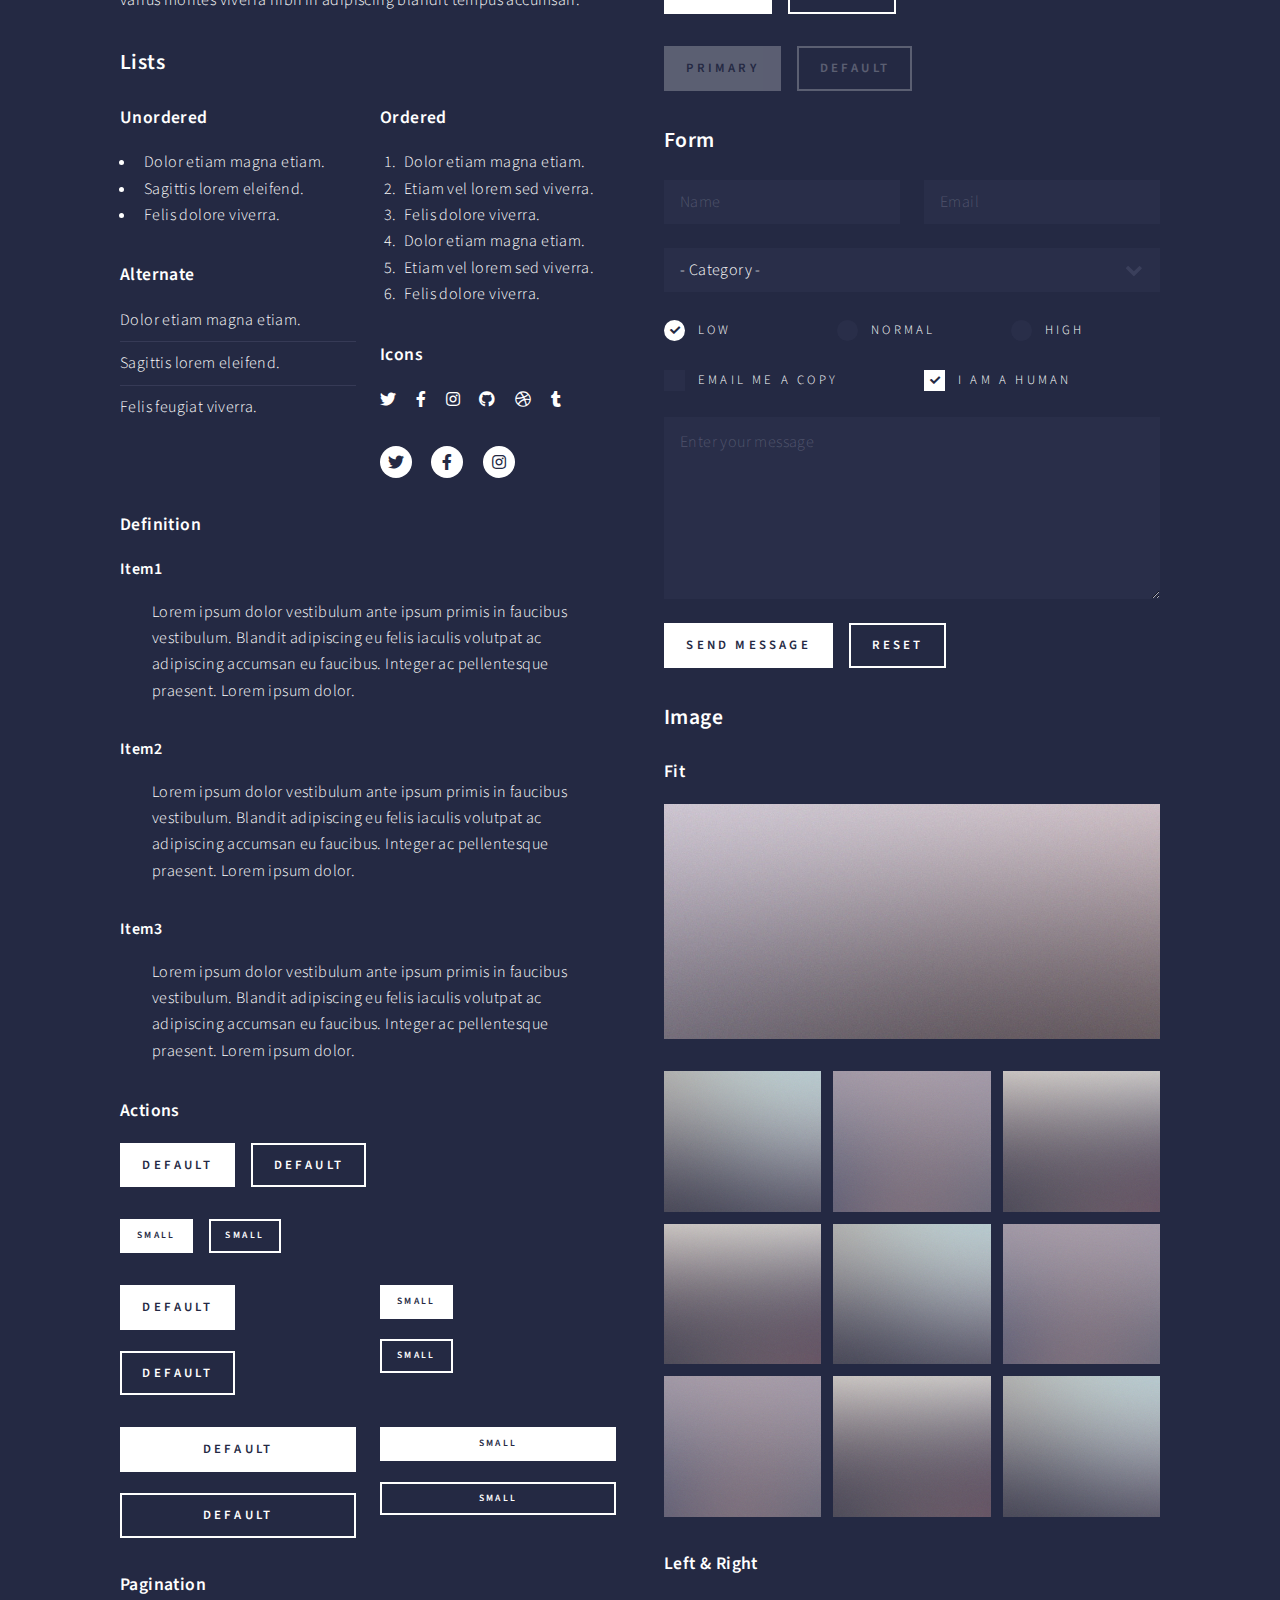
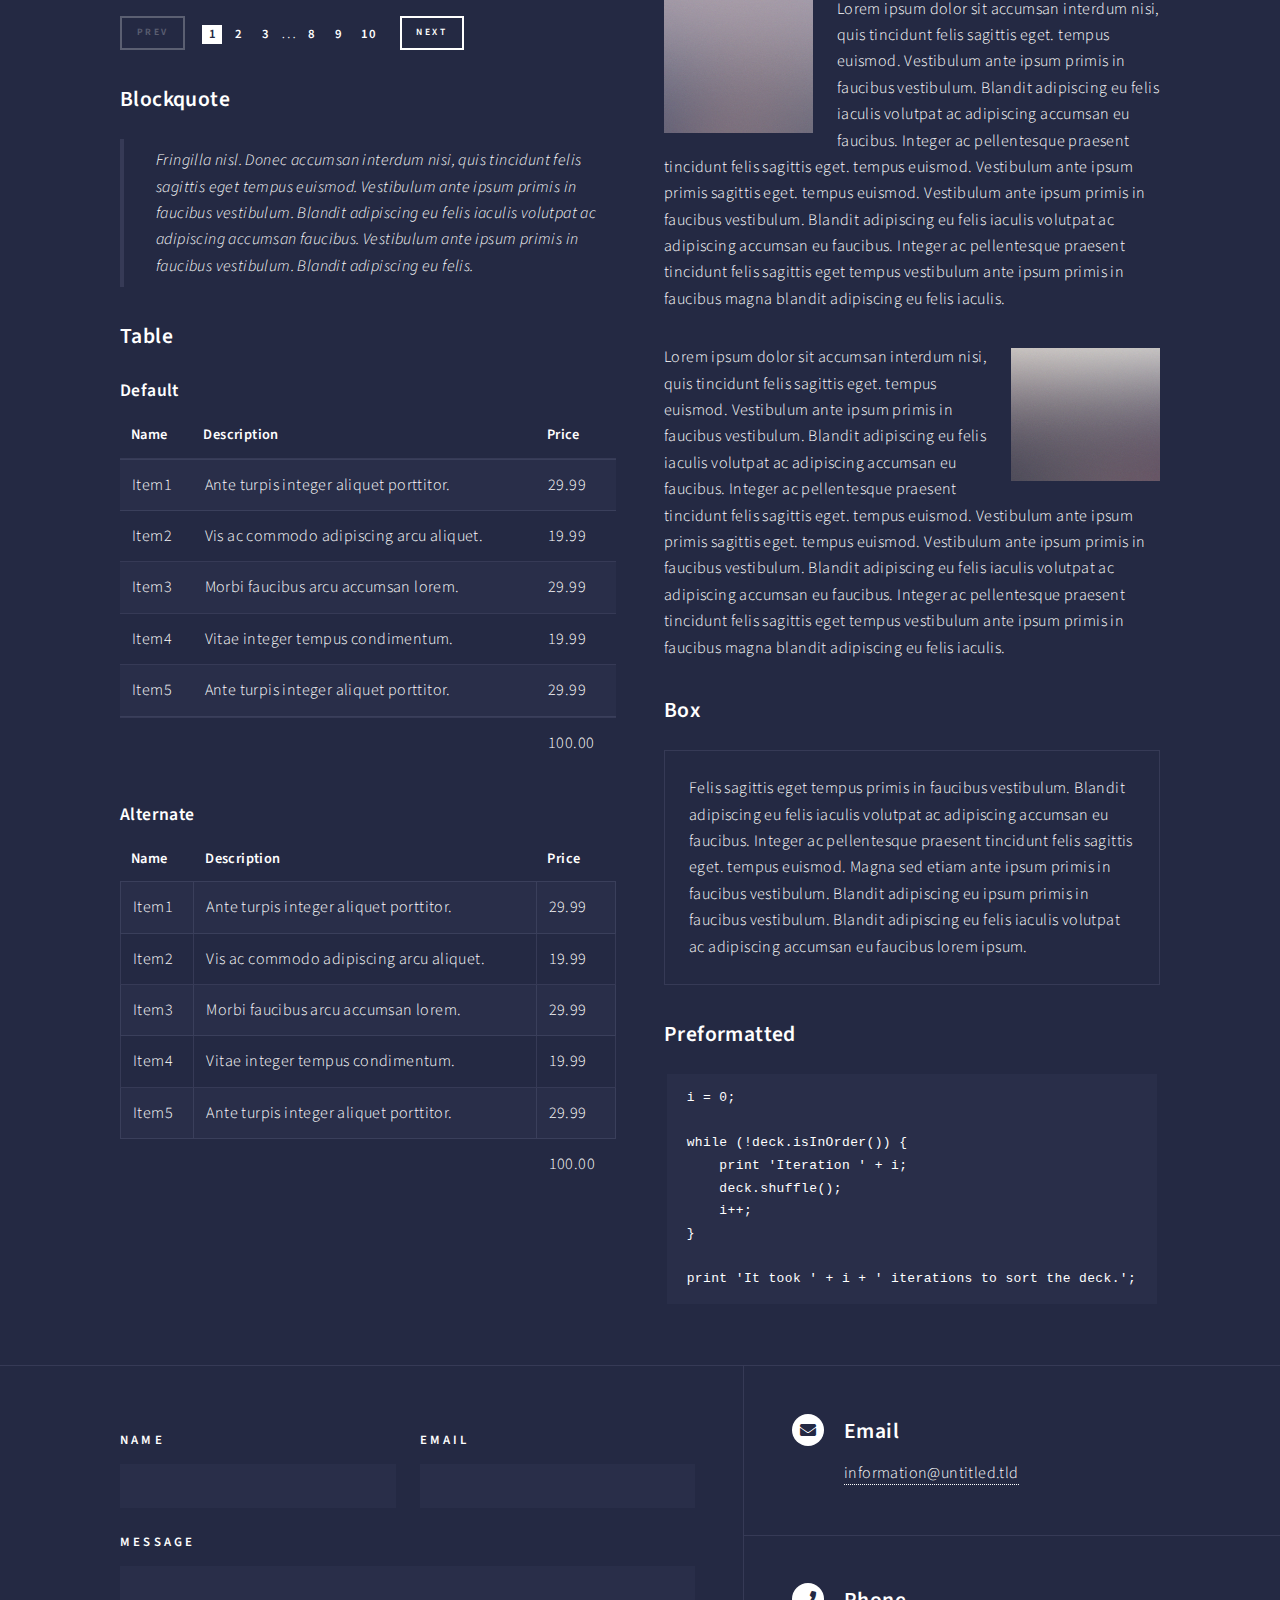
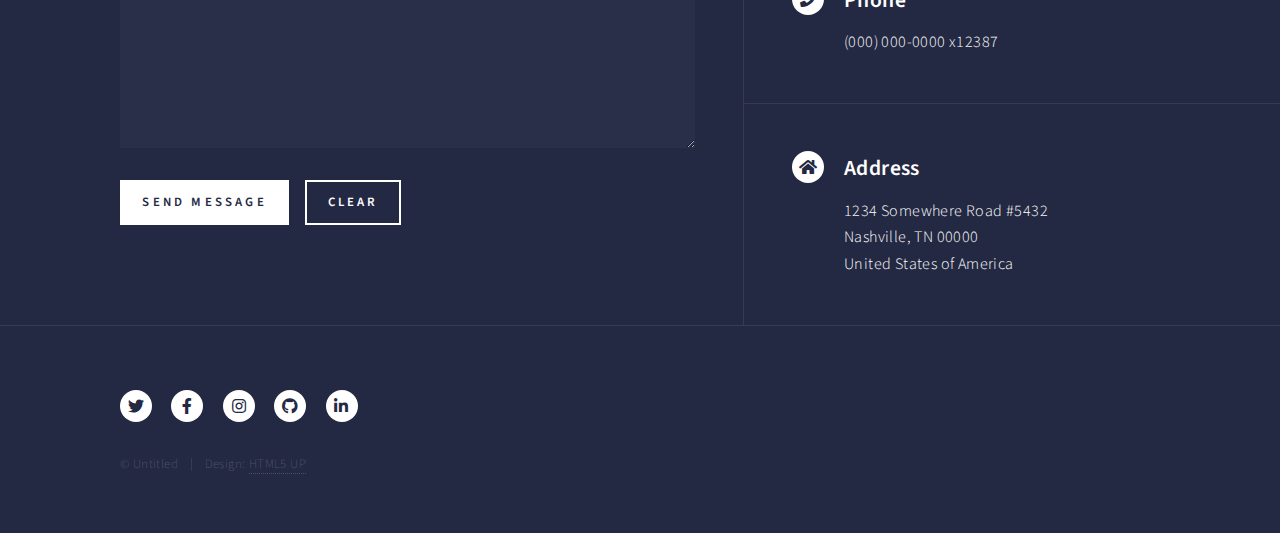
<file: elements.html>
<!DOCTYPE HTML>
<!--
	Forty by HTML5 UP
	html5up.net | @ajlkn
	Free for personal and commercial use under the CCA 3.0 license (html5up.net/license)
-->
<html>
	<head>
		<title>Elements - Forty by HTML5 UP</title>
		<meta charset="utf-8" />
		<meta name="viewport" content="width=device-width, initial-scale=1, user-scalable=no" />
		<link rel="stylesheet" href="assets/css/main.css" />
		<noscript><link rel="stylesheet" href="assets/css/noscript.css" /></noscript>
	</head>
	<body class="is-preload">

		<!-- Wrapper -->
			<div id="wrapper">

				<!-- Header -->
					<header id="header">
						<a href="index.html" class="logo"><strong>Forty</strong> <span>by HTML5 UP</span></a>
						<nav>
							<a href="#menu">Menu</a>
						</nav>
					</header>

				<!-- Menu -->
					<nav id="menu">
						<ul class="links">
							<li><a href="index.html">Home</a></li>
							<li><a href="experience.html">Experience</a></li>
							<li><a href="projects.html">Projects</a></li>
							<li><a href="skills.html">Skills</a></li>
						</ul>
					</nav>

				<!-- Main -->
					<div id="main" class="alt">

						<!-- One -->
							<section id="one">
								<div class="inner">
									<header class="major">
										<h1>Elements</h1>
									</header>

									<!-- Content -->
										<h2 id="content">Sample Content</h2>
										<p>Praesent ac adipiscing ullamcorper semper ut amet ac risus. Lorem sapien ut odio odio nunc. Ac adipiscing nibh porttitor erat risus justo adipiscing adipiscing amet placerat accumsan. Vis. Faucibus odio magna tempus adipiscing a non. In mi primis arcu ut non accumsan vivamus ac blandit adipiscing adipiscing arcu metus praesent turpis eu ac lacinia nunc ac commodo gravida adipiscing eget accumsan ac nunc adipiscing adipiscing.</p>
										<div class="row">
											<div class="col-6 col-12-small">
												<h3>Sem turpis amet semper</h3>
												<p>Nunc lacinia ante nunc ac lobortis. Interdum adipiscing gravida odio porttitor sem non mi integer non faucibus ornare mi ut ante amet placerat aliquet. Volutpat commodo eu sed ante lacinia. Sapien a lorem in integer ornare praesent commodo adipiscing arcu in massa commodo lorem accumsan at odio massa ac ac. Semper adipiscing varius montes viverra nibh in adipiscing blandit tempus accumsan.</p>
											</div>
											<div class="col-6 col-12-small">
												<h3>Magna odio tempus commodo</h3>
												<p>In arcu accumsan arcu adipiscing accumsan orci ac. Felis id enim aliquet. Accumsan ac integer lobortis commodo ornare aliquet accumsan erat tempus amet porttitor. Ante commodo blandit adipiscing integer semper orci eget. Faucibus commodo adipiscing mi eu nullam accumsan morbi arcu ornare odio mi adipiscing nascetur lacus ac interdum morbi accumsan vis mi accumsan ac praesent.</p>
											</div>
											<!-- Break -->
											<div class="col-4 col-12-medium">
												<h3>Interdum sapien gravida</h3>
												<p>Nunc lacinia ante nunc ac lobortis. Interdum adipiscing gravida odio porttitor sem non mi integer non faucibus ornare mi ut ante amet placerat aliquet. Volutpat eu sed ante lacinia sapien lorem accumsan varius montes viverra nibh in adipiscing blandit tempus accumsan.</p>
											</div>
											<div class="col-4 col-12-medium">
												<h3>Faucibus consequat lorem</h3>
												<p>Nunc lacinia ante nunc ac lobortis. Interdum adipiscing gravida odio porttitor sem non mi integer non faucibus ornare mi ut ante amet placerat aliquet. Volutpat eu sed ante lacinia sapien lorem accumsan varius montes viverra nibh in adipiscing blandit tempus accumsan.</p>
											</div>
											<div class="col-4 col-12-medium">
												<h3>Accumsan montes viverra</h3>
												<p>Nunc lacinia ante nunc ac lobortis. Interdum adipiscing gravida odio porttitor sem non mi integer non faucibus ornare mi ut ante amet placerat aliquet. Volutpat eu sed ante lacinia sapien lorem accumsan varius montes viverra nibh in adipiscing blandit tempus accumsan.</p>
											</div>
										</div>

									<hr class="major" />

									<!-- Elements -->
										<h2 id="elements">Elements</h2>
										<div class="row gtr-200">
											<div class="col-6 col-12-medium">

												<!-- Text stuff -->
													<h3>Text</h3>
													<p>This is <b>bold</b> and this is <strong>strong</strong>. This is <i>italic</i> and this is <em>emphasized</em>.
													This is <sup>superscript</sup> text and this is <sub>subscript</sub> text.
													This is <u>underlined</u> and this is code: <code>for (;;) { ... }</code>.
													Finally, this is a <a href="#">link</a>.</p>
													<hr />
													<h2>Heading Level 2</h2>
													<h3>Heading Level 3</h3>
													<h4>Heading Level 4</h4>
													<hr />
													<p>Nunc lacinia ante nunc ac lobortis. Interdum adipiscing gravida odio porttitor sem non mi integer non faucibus ornare mi ut ante amet placerat aliquet. Volutpat eu sed ante lacinia sapien lorem accumsan varius montes viverra nibh in adipiscing blandit tempus accumsan.</p>

												<!-- Lists -->
													<h3>Lists</h3>
													<div class="row">
														<div class="col-6 col-12-small">

															<h4>Unordered</h4>
															<ul>
																<li>Dolor etiam magna etiam.</li>
																<li>Sagittis lorem eleifend.</li>
																<li>Felis dolore viverra.</li>
															</ul>

															<h4>Alternate</h4>
															<ul class="alt">
																<li>Dolor etiam magna etiam.</li>
																<li>Sagittis lorem eleifend.</li>
																<li>Felis feugiat viverra.</li>
															</ul>

														</div>
														<div class="col-6 col-12-small">

															<h4>Ordered</h4>
															<ol>
																<li>Dolor etiam magna etiam.</li>
																<li>Etiam vel lorem sed viverra.</li>
																<li>Felis dolore viverra.</li>
																<li>Dolor etiam magna etiam.</li>
																<li>Etiam vel lorem sed viverra.</li>
																<li>Felis dolore viverra.</li>
															</ol>

															<h4>Icons</h4>
															<ul class="icons">
																<li><a href="#" class="icon brands fa-twitter"><span class="label">Twitter</span></a></li>
																<li><a href="#" class="icon brands fa-facebook-f"><span class="label">Facebook</span></a></li>
																<li><a href="#" class="icon brands fa-instagram"><span class="label">Instagram</span></a></li>
																<li><a href="#" class="icon brands fa-github"><span class="label">Github</span></a></li>
																<li><a href="#" class="icon brands fa-dribbble"><span class="label">Dribbble</span></a></li>
																<li><a href="#" class="icon brands fa-tumblr"><span class="label">Tumblr</span></a></li>
															</ul>
															<ul class="icons">
																<li><a href="#" class="icon brands alt fa-twitter"><span class="label">Twitter</span></a></li>
																<li><a href="#" class="icon brands alt fa-facebook-f"><span class="label">Facebook</span></a></li>
																<li><a href="#" class="icon brands alt fa-instagram"><span class="label">Instagram</span></a></li>
															</ul>

														</div>
													</div>
													<h4>Definition</h4>
													<dl>
														<dt>Item1</dt>
														<dd>
															<p>Lorem ipsum dolor vestibulum ante ipsum primis in faucibus vestibulum. Blandit adipiscing eu felis iaculis volutpat ac adipiscing accumsan eu faucibus. Integer ac pellentesque praesent. Lorem ipsum dolor.</p>
														</dd>
														<dt>Item2</dt>
														<dd>
															<p>Lorem ipsum dolor vestibulum ante ipsum primis in faucibus vestibulum. Blandit adipiscing eu felis iaculis volutpat ac adipiscing accumsan eu faucibus. Integer ac pellentesque praesent. Lorem ipsum dolor.</p>
														</dd>
														<dt>Item3</dt>
														<dd>
															<p>Lorem ipsum dolor vestibulum ante ipsum primis in faucibus vestibulum. Blandit adipiscing eu felis iaculis volutpat ac adipiscing accumsan eu faucibus. Integer ac pellentesque praesent. Lorem ipsum dolor.</p>
														</dd>
													</dl>

													<h4>Actions</h4>
													<ul class="actions">
														<li><a href="#" class="button primary">Default</a></li>
														<li><a href="#" class="button">Default</a></li>
													</ul>
													<ul class="actions small">
														<li><a href="#" class="button primary small">Small</a></li>
														<li><a href="#" class="button small">Small</a></li>
													</ul>
													<div class="row">
														<div class="col-6 col-12-small">
															<ul class="actions stacked">
																<li><a href="#" class="button primary">Default</a></li>
																<li><a href="#" class="button">Default</a></li>
															</ul>
														</div>
														<div class="col-6 col-12-small">
															<ul class="actions stacked">
																<li><a href="#" class="button primary small">Small</a></li>
																<li><a href="#" class="button small">Small</a></li>
															</ul>
														</div>
														<div class="col-6 col-12-small">
															<ul class="actions stacked">
																<li><a href="#" class="button primary fit">Default</a></li>
																<li><a href="#" class="button fit">Default</a></li>
															</ul>
														</div>
														<div class="col-6 col-12-small">
															<ul class="actions stacked">
																<li><a href="#" class="button primary small fit">Small</a></li>
																<li><a href="#" class="button small fit">Small</a></li>
															</ul>
														</div>
													</div>

													<h4>Pagination</h4>
													<ul class="pagination">
														<li><span class="button small disabled">Prev</span></li>
														<li><a href="#" class="page active">1</a></li>
														<li><a href="#" class="page">2</a></li>
														<li><a href="#" class="page">3</a></li>
														<li><span>&hellip;</span></li>
														<li><a href="#" class="page">8</a></li>
														<li><a href="#" class="page">9</a></li>
														<li><a href="#" class="page">10</a></li>
														<li><a href="#" class="button small">Next</a></li>
													</ul>

												<!-- Blockquote -->
													<h3>Blockquote</h3>
													<blockquote>Fringilla nisl. Donec accumsan interdum nisi, quis tincidunt felis sagittis eget tempus euismod. Vestibulum ante ipsum primis in faucibus vestibulum. Blandit adipiscing eu felis iaculis volutpat ac adipiscing accumsan faucibus. Vestibulum ante ipsum primis in faucibus vestibulum. Blandit adipiscing eu felis.</blockquote>

												<!-- Table -->
													<h3>Table</h3>

													<h4>Default</h4>
													<div class="table-wrapper">
														<table>
															<thead>
																<tr>
																	<th>Name</th>
																	<th>Description</th>
																	<th>Price</th>
																</tr>
															</thead>
															<tbody>
																<tr>
																	<td>Item1</td>
																	<td>Ante turpis integer aliquet porttitor.</td>
																	<td>29.99</td>
																</tr>
																<tr>
																	<td>Item2</td>
																	<td>Vis ac commodo adipiscing arcu aliquet.</td>
																	<td>19.99</td>
																</tr>
																<tr>
																	<td>Item3</td>
																	<td> Morbi faucibus arcu accumsan lorem.</td>
																	<td>29.99</td>
																</tr>
																<tr>
																	<td>Item4</td>
																	<td>Vitae integer tempus condimentum.</td>
																	<td>19.99</td>
																</tr>
																<tr>
																	<td>Item5</td>
																	<td>Ante turpis integer aliquet porttitor.</td>
																	<td>29.99</td>
																</tr>
															</tbody>
															<tfoot>
																<tr>
																	<td colspan="2"></td>
																	<td>100.00</td>
																</tr>
															</tfoot>
														</table>
													</div>

													<h4>Alternate</h4>
													<div class="table-wrapper">
														<table class="alt">
															<thead>
																<tr>
																	<th>Name</th>
																	<th>Description</th>
																	<th>Price</th>
																</tr>
															</thead>
															<tbody>
																<tr>
																	<td>Item1</td>
																	<td>Ante turpis integer aliquet porttitor.</td>
																	<td>29.99</td>
																</tr>
																<tr>
																	<td>Item2</td>
																	<td>Vis ac commodo adipiscing arcu aliquet.</td>
																	<td>19.99</td>
																</tr>
																<tr>
																	<td>Item3</td>
																	<td> Morbi faucibus arcu accumsan lorem.</td>
																	<td>29.99</td>
																</tr>
																<tr>
																	<td>Item4</td>
																	<td>Vitae integer tempus condimentum.</td>
																	<td>19.99</td>
																</tr>
																<tr>
																	<td>Item5</td>
																	<td>Ante turpis integer aliquet porttitor.</td>
																	<td>29.99</td>
																</tr>
															</tbody>
															<tfoot>
																<tr>
																	<td colspan="2"></td>
																	<td>100.00</td>
																</tr>
															</tfoot>
														</table>
													</div>

											</div>
											<div class="col-6 col-12-medium">

												<!-- Buttons -->
													<h3>Buttons</h3>
													<ul class="actions">
														<li><a href="#" class="button primary">Primary</a></li>
														<li><a href="#" class="button">Default</a></li>
													</ul>
													<div class="row">
														<div class="col-6 col-12-xsmall">
															<ul class="actions stacked">
																<li><a href="#" class="button large">Large</a></li>
																<li><a href="#" class="button">Default</a></li>
																<li><a href="#" class="button small">Small</a></li>
															</ul>
														</div>
														<div class="col-6 col-12-xsmall">
															<ul class="actions stacked">
																<li><a href="#" class="button primary large">Large</a></li>
																<li><a href="#" class="button primary">Default</a></li>
																<li><a href="#" class="button primary small">Small</a></li>
															</ul>
														</div>
													</div>
													<ul class="actions fit">
														<li><a href="#" class="button primary fit">Fit</a></li>
														<li><a href="#" class="button fit">Fit</a></li>
													</ul>
													<ul class="actions fit small">
														<li><a href="#" class="button primary fit small">Fit + Small</a></li>
														<li><a href="#" class="button fit small">Fit + Small</a></li>
													</ul>
													<ul class="actions">
														<li><a href="#" class="button primary icon solid fa-search">Icon</a></li>
														<li><a href="#" class="button icon solid fa-download">Icon</a></li>
													</ul>
													<ul class="actions">
														<li><span class="button primary disabled">Primary</span></li>
														<li><span class="button disabled">Default</span></li>
													</ul>

												<!-- Form -->
													<h3>Form</h3>

													<form method="post" action="#">
														<div class="row gtr-uniform">
															<div class="col-6 col-12-xsmall">
																<input type="text" name="demo-name" id="demo-name" value="" placeholder="Name" />
															</div>
															<div class="col-6 col-12-xsmall">
																<input type="email" name="demo-email" id="demo-email" value="" placeholder="Email" />
															</div>
															<!-- Break -->
															<div class="col-12">
																<select name="demo-category" id="demo-category">
																	<option value="">- Category -</option>
																	<option value="1">Manufacturing</option>
																	<option value="1">Shipping</option>
																	<option value="1">Administration</option>
																	<option value="1">Human Resources</option>
																</select>
															</div>
															<!-- Break -->
															<div class="col-4 col-12-small">
																<input type="radio" id="demo-priority-low" name="demo-priority" checked>
																<label for="demo-priority-low">Low</label>
															</div>
															<div class="col-4 col-12-small">
																<input type="radio" id="demo-priority-normal" name="demo-priority">
																<label for="demo-priority-normal">Normal</label>
															</div>
															<div class="col-4 col-12-small">
																<input type="radio" id="demo-priority-high" name="demo-priority">
																<label for="demo-priority-high">High</label>
															</div>
															<!-- Break -->
															<div class="col-6 col-12-small">
																<input type="checkbox" id="demo-copy" name="demo-copy">
																<label for="demo-copy">Email me a copy</label>
															</div>
															<div class="col-6 col-12-small">
																<input type="checkbox" id="demo-human" name="demo-human" checked>
																<label for="demo-human">I am a human</label>
															</div>
															<!-- Break -->
															<div class="col-12">
																<textarea name="demo-message" id="demo-message" placeholder="Enter your message" rows="6"></textarea>
															</div>
															<!-- Break -->
															<div class="col-12">
																<ul class="actions">
																	<li><input type="submit" value="Send Message" class="primary" /></li>
																	<li><input type="reset" value="Reset" /></li>
																</ul>
															</div>
														</div>
													</form>

												<!-- Image -->
													<h3>Image</h3>

													<h4>Fit</h4>
													<span class="image fit"><img src="images/pic03.jpg" alt="" /></span>
													<div class="box alt">
														<div class="row gtr-50 gtr-uniform">
															<div class="col-4"><span class="image fit"><img src="images/pic08.jpg" alt="" /></span></div>
															<div class="col-4"><span class="image fit"><img src="images/pic09.jpg" alt="" /></span></div>
															<div class="col-4"><span class="image fit"><img src="images/pic10.jpg" alt="" /></span></div>
															<!-- Break -->
															<div class="col-4"><span class="image fit"><img src="images/pic10.jpg" alt="" /></span></div>
															<div class="col-4"><span class="image fit"><img src="images/pic08.jpg" alt="" /></span></div>
															<div class="col-4"><span class="image fit"><img src="images/pic09.jpg" alt="" /></span></div>
															<!-- Break -->
															<div class="col-4"><span class="image fit"><img src="images/pic09.jpg" alt="" /></span></div>
															<div class="col-4"><span class="image fit"><img src="images/pic10.jpg" alt="" /></span></div>
															<div class="col-4"><span class="image fit"><img src="images/pic08.jpg" alt="" /></span></div>
														</div>
													</div>

													<h4>Left &amp; Right</h4>
													<p><span class="image left"><img src="images/pic09.jpg" alt="" /></span>Lorem ipsum dolor sit accumsan interdum nisi, quis tincidunt felis sagittis eget. tempus euismod. Vestibulum ante ipsum primis in faucibus vestibulum. Blandit adipiscing eu felis iaculis volutpat ac adipiscing accumsan eu faucibus. Integer ac pellentesque praesent tincidunt felis sagittis eget. tempus euismod. Vestibulum ante ipsum primis sagittis eget. tempus euismod. Vestibulum ante ipsum primis in faucibus vestibulum. Blandit adipiscing eu felis iaculis volutpat ac adipiscing accumsan eu faucibus. Integer ac pellentesque praesent tincidunt felis sagittis eget tempus vestibulum ante ipsum primis in faucibus magna blandit adipiscing eu felis iaculis.</p>
													<p><span class="image right"><img src="images/pic10.jpg" alt="" /></span>Lorem ipsum dolor sit accumsan interdum nisi, quis tincidunt felis sagittis eget. tempus euismod. Vestibulum ante ipsum primis in faucibus vestibulum. Blandit adipiscing eu felis iaculis volutpat ac adipiscing accumsan eu faucibus. Integer ac pellentesque praesent tincidunt felis sagittis eget. tempus euismod. Vestibulum ante ipsum primis sagittis eget. tempus euismod. Vestibulum ante ipsum primis in faucibus vestibulum. Blandit adipiscing eu felis iaculis volutpat ac adipiscing accumsan eu faucibus. Integer ac pellentesque praesent tincidunt felis sagittis eget tempus vestibulum ante ipsum primis in faucibus magna blandit adipiscing eu felis iaculis.</p>

												<!-- Box -->
													<h3>Box</h3>
													<div class="box">
														<p>Felis sagittis eget tempus primis in faucibus vestibulum. Blandit adipiscing eu felis iaculis volutpat ac adipiscing accumsan eu faucibus. Integer ac pellentesque praesent tincidunt felis sagittis eget. tempus euismod. Magna sed etiam ante ipsum primis in faucibus vestibulum. Blandit adipiscing eu ipsum primis in faucibus vestibulum. Blandit adipiscing eu felis iaculis volutpat ac adipiscing accumsan eu faucibus lorem ipsum.</p>
													</div>

												<!-- Preformatted Code -->
													<h3>Preformatted</h3>
													<pre><code>i = 0;

while (!deck.isInOrder()) {
    print 'Iteration ' + i;
    deck.shuffle();
    i++;
}

print 'It took ' + i + ' iterations to sort the deck.';
</code></pre>

											</div>
										</div>

								</div>
							</section>

					</div>

				<!-- Contact -->
					<section id="contact">
						<div class="inner">
							<section>
								<form method="post" action="#">
									<div class="fields">
										<div class="field half">
											<label for="name">Name</label>
											<input type="text" name="name" id="name" />
										</div>
										<div class="field half">
											<label for="email">Email</label>
											<input type="text" name="email" id="email" />
										</div>
										<div class="field">
											<label for="message">Message</label>
											<textarea name="message" id="message" rows="6"></textarea>
										</div>
									</div>
									<ul class="actions">
										<li><input type="submit" value="Send Message" class="primary" /></li>
										<li><input type="reset" value="Clear" /></li>
									</ul>
								</form>
							</section>
							<section class="split">
								<section>
									<div class="contact-method">
										<span class="icon solid alt fa-envelope"></span>
										<h3>Email</h3>
										<a href="#">information@untitled.tld</a>
									</div>
								</section>
								<section>
									<div class="contact-method">
										<span class="icon solid alt fa-phone"></span>
										<h3>Phone</h3>
										<span>(000) 000-0000 x12387</span>
									</div>
								</section>
								<section>
									<div class="contact-method">
										<span class="icon solid alt fa-home"></span>
										<h3>Address</h3>
										<span>1234 Somewhere Road #5432<br />
										Nashville, TN 00000<br />
										United States of America</span>
									</div>
								</section>
							</section>
						</div>
					</section>

				<!-- Footer -->
					<footer id="footer">
						<div class="inner">
							<ul class="icons">
								<li><a href="#" class="icon brands alt fa-twitter"><span class="label">Twitter</span></a></li>
								<li><a href="#" class="icon brands alt fa-facebook-f"><span class="label">Facebook</span></a></li>
								<li><a href="#" class="icon brands alt fa-instagram"><span class="label">Instagram</span></a></li>
								<li><a href="#" class="icon brands alt fa-github"><span class="label">GitHub</span></a></li>
								<li><a href="#" class="icon brands alt fa-linkedin-in"><span class="label">LinkedIn</span></a></li>
							</ul>
							<ul class="copyright">
								<li>&copy; Untitled</li><li>Design: <a href="https://html5up.net">HTML5 UP</a></li>
							</ul>
						</div>
					</footer>

			</div>

		<!-- Scripts -->
			<script src="assets/js/jquery.min.js"></script>
			<script src="assets/js/jquery.scrolly.min.js"></script>
			<script src="assets/js/jquery.scrollex.min.js"></script>
			<script src="assets/js/browser.min.js"></script>
			<script src="assets/js/breakpoints.min.js"></script>
			<script src="assets/js/util.js"></script>
			<script src="assets/js/main.js"></script>

	</body>
</html>
</file>
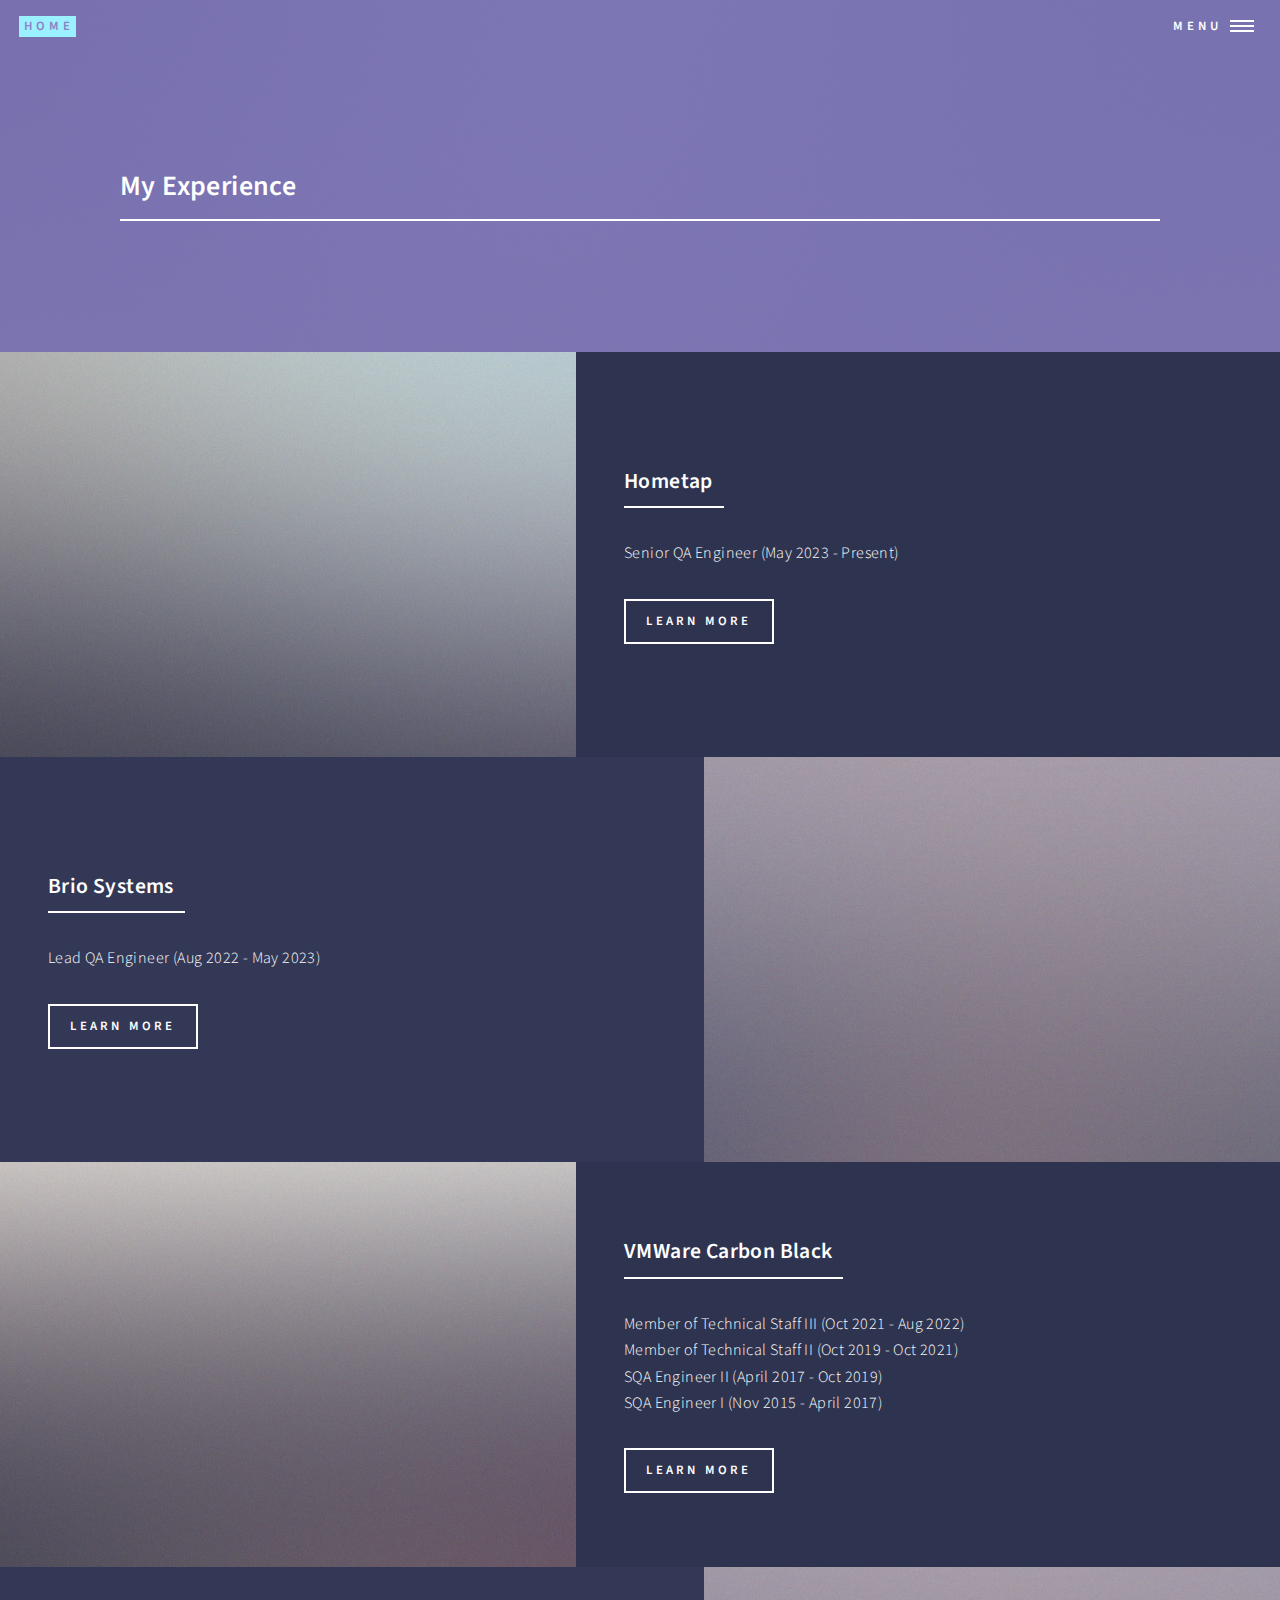
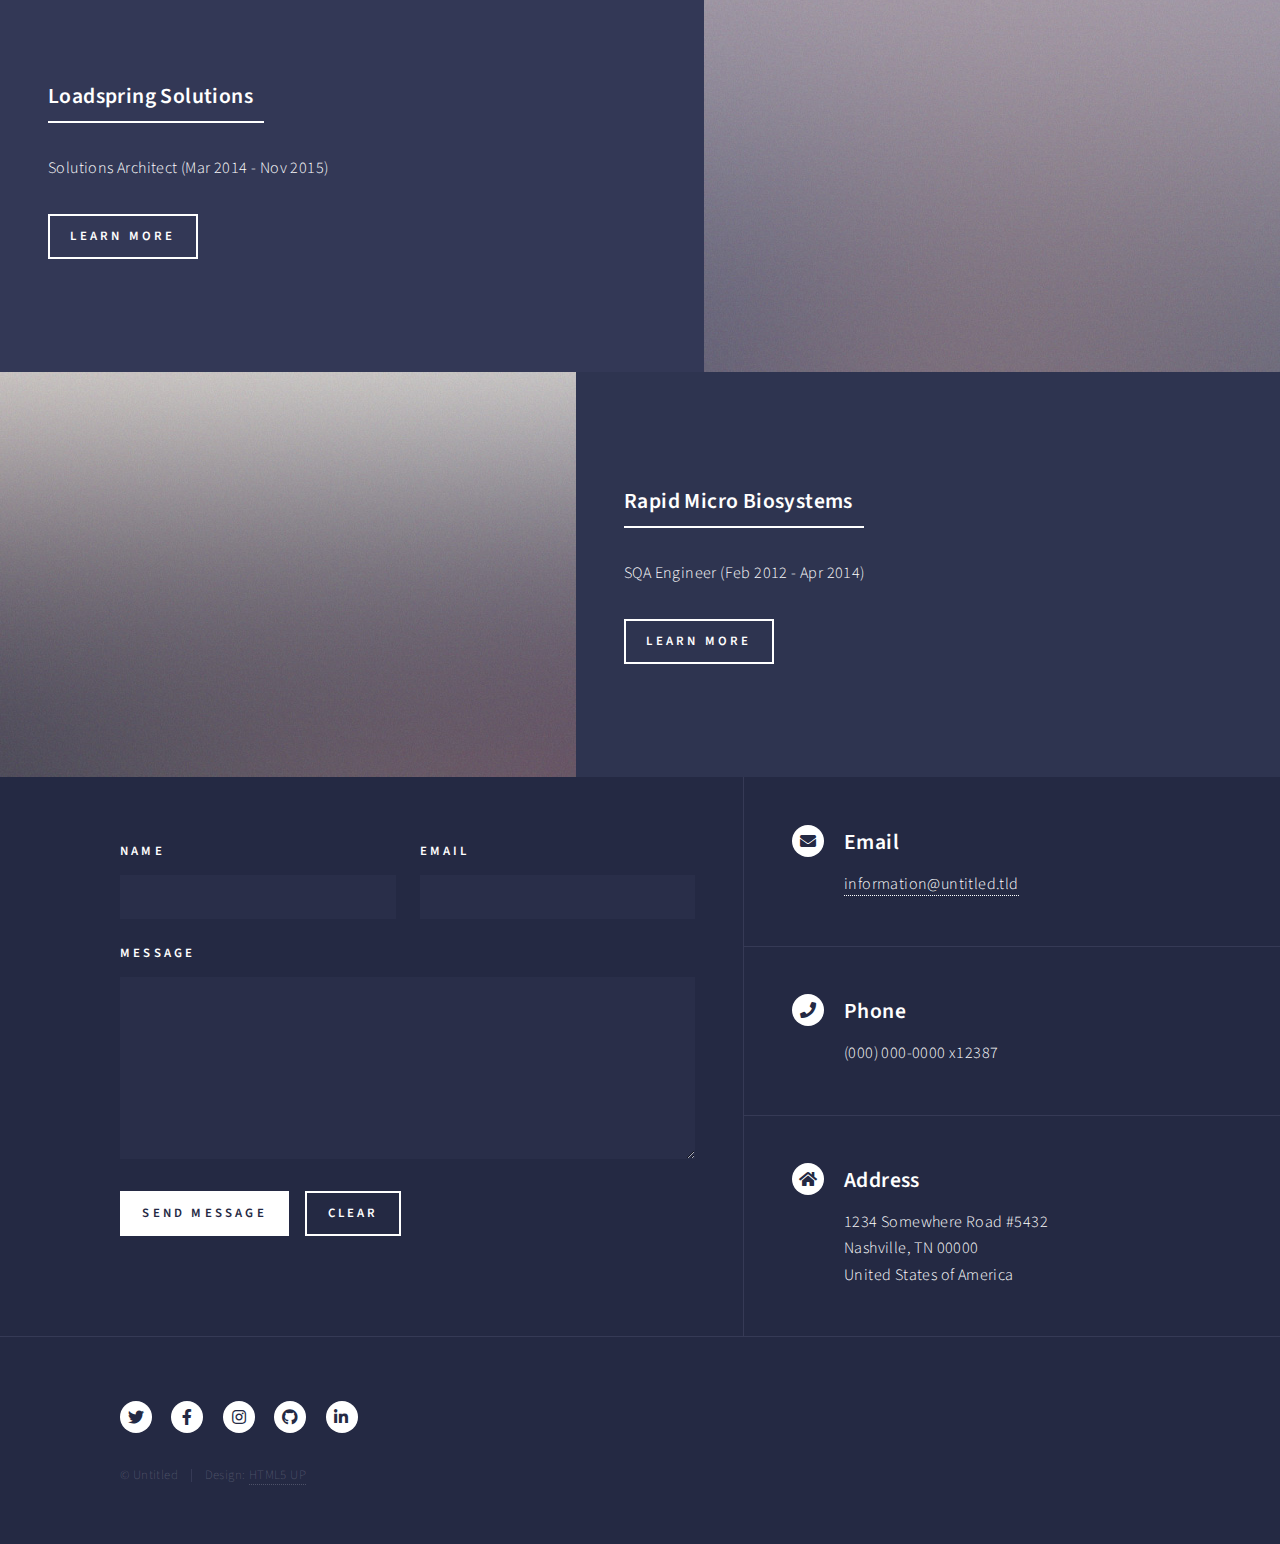
<file: experience.html>
<!DOCTYPE HTML>
<!--
	Forty by HTML5 UP
	html5up.net | @ajlkn
	Free for personal and commercial use under the CCA 3.0 license (html5up.net/license)
-->
<html>
	<head>
		<title>Experience</title>
		<meta charset="utf-8" />
		<meta name="viewport" content="width=device-width, initial-scale=1, user-scalable=no" />
		<link rel="stylesheet" href="assets/css/main.css" />
		<noscript><link rel="stylesheet" href="assets/css/noscript.css" /></noscript>
	</head>
	<body class="is-preload">

		<!-- Wrapper -->
			<div id="wrapper">

				<!-- Header -->
				<!-- Note: The "styleN" class below should match that of the banner element. -->
					<header id="header" class="alt style2">
						<a href="index.html" class="logo"><strong>Home</strong></a>
						<nav>
							<a href="#menu">Menu</a>
						</nav>
					</header>

				<!-- Menu -->
					<nav id="menu">
						<ul class="links">
							<li><a href="index.html">Home</a></li>
							<li><a href="experience.html">Experience</a></li>
							<li><a href="projects.html">Projects</a></li>
							<li><a href="skills.html">Skills</a></li>
						</ul>
					</nav>


				<!-- Main -->
					<div id="main">

						<!-- One -->
							<section id="banner" class = "style2">
								<div class="inner">
									<header class="major">
										<h2>My Experience</h2>
									</header>
								</div>
							</section>

						<!-- Two -->
							<section id="two" class="spotlights">
								<section style="height: 45vh;">
									<a href="generic.html" class="image">
										<img src="images/pic08.jpg" alt="" data-position="center center"  style="height: 45vh;"/>
									</a>
									<div class="content">
										<div class="inner">
											<header class="major">
												<h3>Hometap</h3>
											</header>
											<p>Senior QA Engineer (May 2023 - Present)</p>
											<ul class="actions">
												<li><a href="hometap.html" class="button">Learn more</a></li>
											</ul>
										</div>
									</div>
								</section>
								<section style="height: 45vh;">
									<a href="brio.html" class="image">
										<img src="images/pic09.jpg" alt="" data-position="top center" style="height: 45vh;"/>
									</a>
									<div class="content">
										<div class="inner">
											<header class="major">
												<h3>Brio Systems</h3>
											</header>
											<p>Lead QA Engineer (Aug 2022 - May 2023)</p>
											<ul class="actions">
												<li><a href="brio.html" class="button">Learn more</a></li>
											</ul>
										</div>
									</div>
								</section>
								<section style="height: 45vh;">
									<a href="vmware.html" class="image">
										<img src="images/pic10.jpg" alt="" data-position="25% 25%" style="height: 45vh;"/>
									</a>
									<div class="content">
										<div class="inner">
											<header class="major">
												<h3>VMWare Carbon Black</h3>
											</header>
											<p>Member of Technical Staff III (Oct 2021 - Aug 2022) <br /> Member of Technical Staff II (Oct 2019 - Oct 2021) <br /> SQA Engineer II (April 2017 - Oct 2019) <br /> SQA Engineer I (Nov 2015 - April 2017)</p>
											<ul class="actions">
												<li><a href="vmware.html" class="button">Learn more</a></li>
											</ul>
										</div>
									</div>
								</section>
								<section style="height: 45vh;">
									<a href="loadspring.html" class="image">
										<img src="images/pic09.jpg" alt="" data-position="top center" style="height: 45vh;" />
									</a>
									<div class="content">
										<div class="inner">
											<header class="major">
												<h3>Loadspring Solutions</h3>
											</header>
											<p>Solutions Architect (Mar 2014 - Nov 2015)</p>
											<ul class="actions">
												<li><a href="loadspring.html" class="button">Learn More</a></li>
											</ul>
										</div>
									</div>
								</section>
								<section style="height: 45vh;">
									<a href="rapidmicro.html" class="image">
										<img src="images/pic10.jpg" alt="" data-position="25% 25%" style="height: 45vh;"/>
									</a>
									<div class="content">
										<div class="inner">
											<header class="major">
												<h3>Rapid Micro Biosystems</h3>
											</header>
											<p>SQA Engineer (Feb 2012 - Apr 2014)</p>
											<ul class="actions">
												<li><a href="rapidmicro.html" class="button">Learn More</a></li>
											</ul>
										</div>
									</div>
								</section>

							</section>
					</div>

				<!-- Contact -->
					<section id="contact">
						<div class="inner">
							<section>
								<form method="post" action="#">
									<div class="fields">
										<div class="field half">
											<label for="name">Name</label>
											<input type="text" name="name" id="name" />
										</div>
										<div class="field half">
											<label for="email">Email</label>
											<input type="text" name="email" id="email" />
										</div>
										<div class="field">
											<label for="message">Message</label>
											<textarea name="message" id="message" rows="6"></textarea>
										</div>
									</div>
									<ul class="actions">
										<li><input type="submit" value="Send Message" class="primary" /></li>
										<li><input type="reset" value="Clear" /></li>
									</ul>
								</form>
							</section>
							<section class="split">
								<section>
									<div class="contact-method">
										<span class="icon solid alt fa-envelope"></span>
										<h3>Email</h3>
										<a href="#">information@untitled.tld</a>
									</div>
								</section>
								<section>
									<div class="contact-method">
										<span class="icon solid alt fa-phone"></span>
										<h3>Phone</h3>
										<span>(000) 000-0000 x12387</span>
									</div>
								</section>
								<section>
									<div class="contact-method">
										<span class="icon solid alt fa-home"></span>
										<h3>Address</h3>
										<span>1234 Somewhere Road #5432<br />
										Nashville, TN 00000<br />
										United States of America</span>
									</div>
								</section>
							</section>
						</div>
					</section>

				<!-- Footer -->
					<footer id="footer">
						<div class="inner">
							<ul class="icons">
								<li><a href="#" class="icon brands alt fa-twitter"><span class="label">Twitter</span></a></li>
								<li><a href="#" class="icon brands alt fa-facebook-f"><span class="label">Facebook</span></a></li>
								<li><a href="#" class="icon brands alt fa-instagram"><span class="label">Instagram</span></a></li>
								<li><a href="#" class="icon brands alt fa-github"><span class="label">GitHub</span></a></li>
								<li><a href="#" class="icon brands alt fa-linkedin-in"><span class="label">LinkedIn</span></a></li>
							</ul>
							<ul class="copyright">
								<li>&copy; Untitled</li><li>Design: <a href="https://html5up.net">HTML5 UP</a></li>
							</ul>
						</div>
					</footer>

			</div>

		<!-- Scripts -->
			<script src="assets/js/jquery.min.js"></script>
			<script src="assets/js/jquery.scrolly.min.js"></script>
			<script src="assets/js/jquery.scrollex.min.js"></script>
			<script src="assets/js/browser.min.js"></script>
			<script src="assets/js/breakpoints.min.js"></script>
			<script src="assets/js/util.js"></script>
			<script src="assets/js/main.js"></script>

	</body>
</html>
</file>
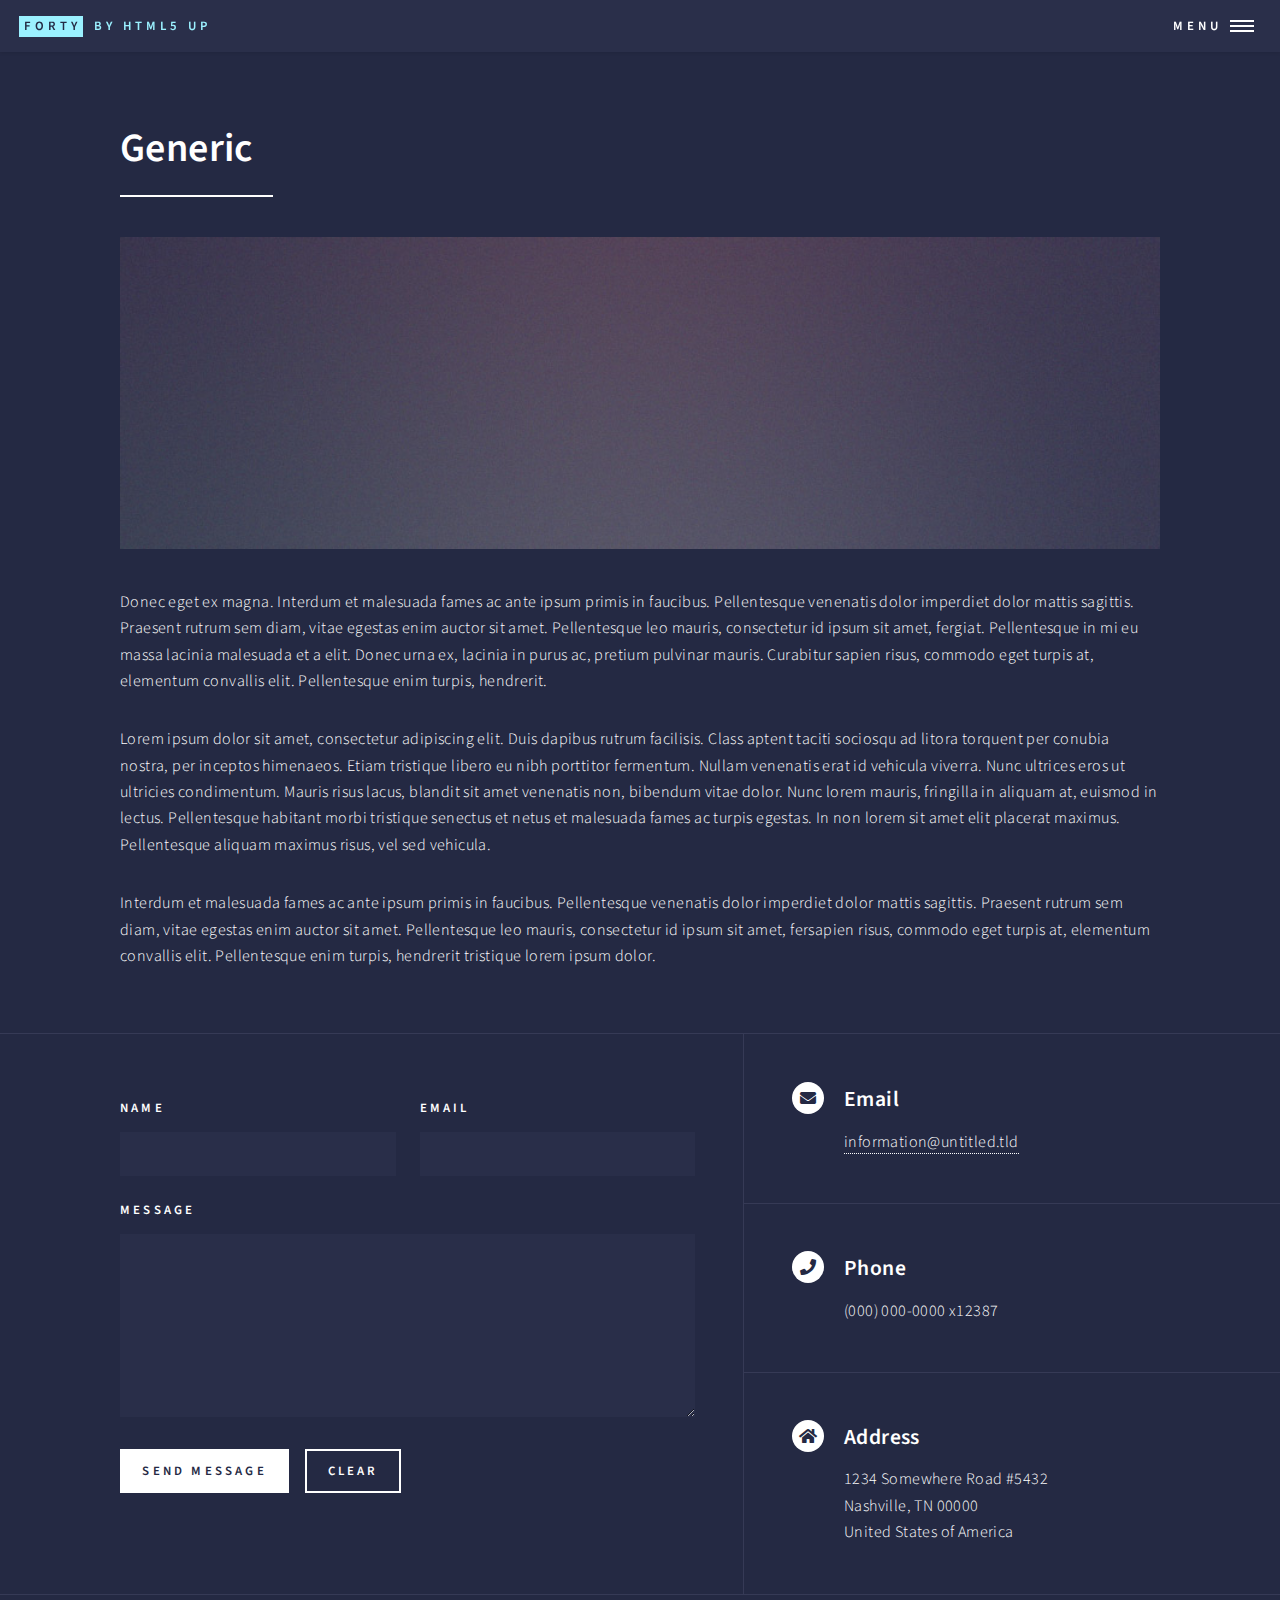
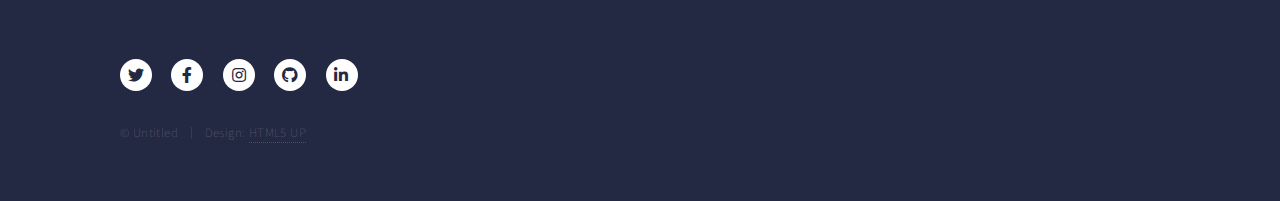
<file: generic.html>
<!DOCTYPE HTML>
<!--
	Forty by HTML5 UP
	html5up.net | @ajlkn
	Free for personal and commercial use under the CCA 3.0 license (html5up.net/license)
-->
<html>
	<head>
		<title>Generic - Forty by HTML5 UP</title>
		<meta charset="utf-8" />
		<meta name="viewport" content="width=device-width, initial-scale=1, user-scalable=no" />
		<link rel="stylesheet" href="assets/css/main.css" />
		<noscript><link rel="stylesheet" href="assets/css/noscript.css" /></noscript>
	</head>
	<body class="is-preload">

		<!-- Wrapper -->
			<div id="wrapper">

				<!-- Header -->
					<header id="header">
						<a href="index.html" class="logo"><strong>Forty</strong> <span>by HTML5 UP</span></a>
						<nav>
							<a href="#menu">Menu</a>
						</nav>
					</header>

				<!-- Menu -->
					<nav id="menu">
						<ul class="links">
							<li><a href="index.html">Home</a></li>
							<li><a href="landing.html">Landing</a></li>
							<li><a href="generic.html">Generic</a></li>
							<li><a href="elements.html">Elements</a></li>
						</ul>
						<ul class="actions stacked">
							<li><a href="#" class="button primary fit">Get Started</a></li>
							<li><a href="#" class="button fit">Log In</a></li>
						</ul>
					</nav>

				<!-- Main -->
					<div id="main" class="alt">

						<!-- One -->
							<section id="one">
								<div class="inner">
									<header class="major">
										<h1>Generic</h1>
									</header>
									<span class="image main"><img src="images/pic11.jpg" alt="" /></span>
									<p>Donec eget ex magna. Interdum et malesuada fames ac ante ipsum primis in faucibus. Pellentesque venenatis dolor imperdiet dolor mattis sagittis. Praesent rutrum sem diam, vitae egestas enim auctor sit amet. Pellentesque leo mauris, consectetur id ipsum sit amet, fergiat. Pellentesque in mi eu massa lacinia malesuada et a elit. Donec urna ex, lacinia in purus ac, pretium pulvinar mauris. Curabitur sapien risus, commodo eget turpis at, elementum convallis elit. Pellentesque enim turpis, hendrerit.</p>
									<p>Lorem ipsum dolor sit amet, consectetur adipiscing elit. Duis dapibus rutrum facilisis. Class aptent taciti sociosqu ad litora torquent per conubia nostra, per inceptos himenaeos. Etiam tristique libero eu nibh porttitor fermentum. Nullam venenatis erat id vehicula viverra. Nunc ultrices eros ut ultricies condimentum. Mauris risus lacus, blandit sit amet venenatis non, bibendum vitae dolor. Nunc lorem mauris, fringilla in aliquam at, euismod in lectus. Pellentesque habitant morbi tristique senectus et netus et malesuada fames ac turpis egestas. In non lorem sit amet elit placerat maximus. Pellentesque aliquam maximus risus, vel sed vehicula.</p>
									<p>Interdum et malesuada fames ac ante ipsum primis in faucibus. Pellentesque venenatis dolor imperdiet dolor mattis sagittis. Praesent rutrum sem diam, vitae egestas enim auctor sit amet. Pellentesque leo mauris, consectetur id ipsum sit amet, fersapien risus, commodo eget turpis at, elementum convallis elit. Pellentesque enim turpis, hendrerit tristique lorem ipsum dolor.</p>
								</div>
							</section>

					</div>

				<!-- Contact -->
					<section id="contact">
						<div class="inner">
							<section>
								<form method="post" action="#">
									<div class="fields">
										<div class="field half">
											<label for="name">Name</label>
											<input type="text" name="name" id="name" />
										</div>
										<div class="field half">
											<label for="email">Email</label>
											<input type="text" name="email" id="email" />
										</div>
										<div class="field">
											<label for="message">Message</label>
											<textarea name="message" id="message" rows="6"></textarea>
										</div>
									</div>
									<ul class="actions">
										<li><input type="submit" value="Send Message" class="primary" /></li>
										<li><input type="reset" value="Clear" /></li>
									</ul>
								</form>
							</section>
							<section class="split">
								<section>
									<div class="contact-method">
										<span class="icon solid alt fa-envelope"></span>
										<h3>Email</h3>
										<a href="#">information@untitled.tld</a>
									</div>
								</section>
								<section>
									<div class="contact-method">
										<span class="icon solid alt fa-phone"></span>
										<h3>Phone</h3>
										<span>(000) 000-0000 x12387</span>
									</div>
								</section>
								<section>
									<div class="contact-method">
										<span class="icon solid alt fa-home"></span>
										<h3>Address</h3>
										<span>1234 Somewhere Road #5432<br />
										Nashville, TN 00000<br />
										United States of America</span>
									</div>
								</section>
							</section>
						</div>
					</section>

				<!-- Footer -->
					<footer id="footer">
						<div class="inner">
							<ul class="icons">
								<li><a href="#" class="icon brands alt fa-twitter"><span class="label">Twitter</span></a></li>
								<li><a href="#" class="icon brands alt fa-facebook-f"><span class="label">Facebook</span></a></li>
								<li><a href="#" class="icon brands alt fa-instagram"><span class="label">Instagram</span></a></li>
								<li><a href="#" class="icon brands alt fa-github"><span class="label">GitHub</span></a></li>
								<li><a href="#" class="icon brands alt fa-linkedin-in"><span class="label">LinkedIn</span></a></li>
							</ul>
							<ul class="copyright">
								<li>&copy; Untitled</li><li>Design: <a href="https://html5up.net">HTML5 UP</a></li>
							</ul>
						</div>
					</footer>

			</div>

		<!-- Scripts -->
			<script src="assets/js/jquery.min.js"></script>
			<script src="assets/js/jquery.scrolly.min.js"></script>
			<script src="assets/js/jquery.scrollex.min.js"></script>
			<script src="assets/js/browser.min.js"></script>
			<script src="assets/js/breakpoints.min.js"></script>
			<script src="assets/js/util.js"></script>
			<script src="assets/js/main.js"></script>

	</body>
</html>
</file>
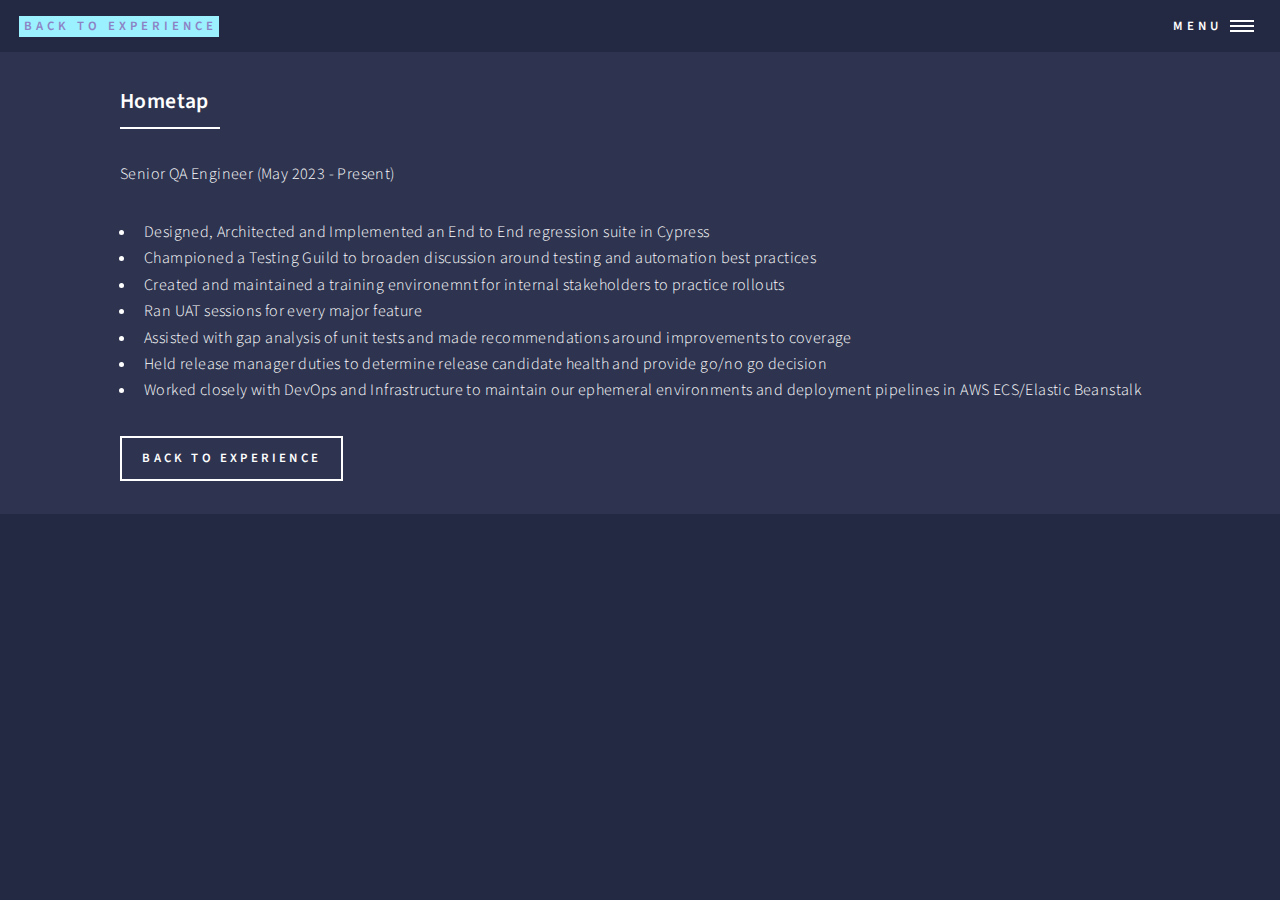
<file: hometap.html>
<!DOCTYPE HTML>
<!--
	Forty by HTML5 UP
	html5up.net | @ajlkn
	Free for personal and commercial use under the CCA 3.0 license (html5up.net/license)
-->
<html>
	<head>
		<title>Experience</title>
		<meta charset="utf-8" />
		<meta name="viewport" content="width=device-width, initial-scale=1, user-scalable=no" />
		<link rel="stylesheet" href="assets/css/main.css" />
		<noscript><link rel="stylesheet" href="assets/css/noscript.css" /></noscript>
	</head>
	<body class="is-preload">

		<!-- Wrapper -->
			<div id="wrapper">

				<!-- Header -->
				<!-- Note: The "styleN" class below should match that of the banner element. -->
					<header id="header" class="alt style2">
						<a href="experience.html" class="logo"><strong>Back to Experience</strong></a>
						<nav>
							<a href="#menu">Menu</a>
						</nav>
					</header>

				<!-- Menu -->
					<nav id="menu">
						<ul class="links">
							<li><a href="index.html">Home</a></li>
							<li><a href="experience.html">Experience</a></li>
							<li><a href="projects.html">Projects</a></li>
							<li><a href="skills.html">Skills</a></li>
						</ul>
					</nav>


				<!-- Main -->
					<div id="main">

						<!-- Two -->
							<section id="two" class="spotlights">
								<section>
									<div class="content" style="width: 100%;">
										<div class="inner">
											<header class="major">
												<h3>Hometap</h3>
											</header>
											<p>Senior QA Engineer (May 2023 - Present)</p>
											<ul>
												<li>Designed, Architected and Implemented an End to End regression suite in Cypress</li>
												<li>Championed a Testing Guild to broaden discussion around testing and automation best practices</li>
												<li>Created and maintained a training environemnt for internal stakeholders to practice rollouts</li>
												<li>Ran UAT sessions for every major feature</li>
												<li>Assisted with gap analysis of unit tests and made recommendations around improvements to coverage</li>
												<li>Held release manager duties to determine release candidate health and provide go/no go decision</li>
												<li>Worked closely with DevOps and Infrastructure to maintain our ephemeral environments and deployment pipelines in AWS ECS/Elastic Beanstalk</li>
											</ul>
											<ul class="actions">
												<li><a href="./experience.html" class="button">Back to Experience</a></li>
											</ul>
										</div>
									</div>
								</section>
							</section>
					</div>

			</div>

		<!-- Scripts -->
			<script src="assets/js/jquery.min.js"></script>
			<script src="assets/js/jquery.scrolly.min.js"></script>
			<script src="assets/js/jquery.scrollex.min.js"></script>
			<script src="assets/js/browser.min.js"></script>
			<script src="assets/js/breakpoints.min.js"></script>
			<script src="assets/js/util.js"></script>
			<script src="assets/js/main.js"></script>

	</body>
</html>
</file>
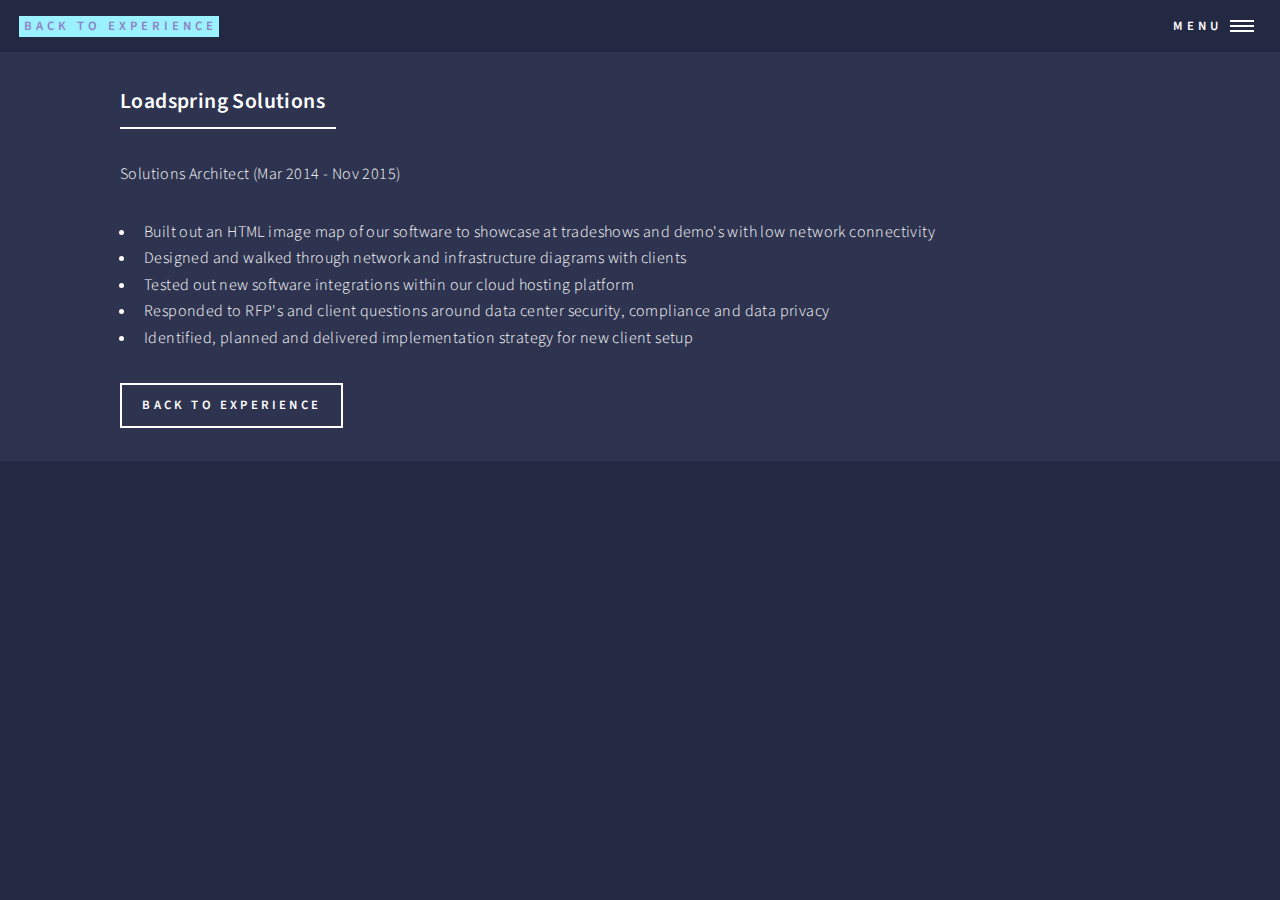
<file: loadspring.html>
<!DOCTYPE HTML>
<!--
	Forty by HTML5 UP
	html5up.net | @ajlkn
	Free for personal and commercial use under the CCA 3.0 license (html5up.net/license)
-->
<html>
	<head>
		<title>Experience</title>
		<meta charset="utf-8" />
		<meta name="viewport" content="width=device-width, initial-scale=1, user-scalable=no" />
		<link rel="stylesheet" href="assets/css/main.css" />
		<noscript><link rel="stylesheet" href="assets/css/noscript.css" /></noscript>
	</head>
	<body class="is-preload">

		<!-- Wrapper -->
			<div id="wrapper">

				<!-- Header -->
				<!-- Note: The "styleN" class below should match that of the banner element. -->
					<header id="header" class="alt style2">
						<a href="experience.html" class="logo"><strong>Back to Experience</strong></a>
						<nav>
							<a href="#menu">Menu</a>
						</nav>
					</header>

				<!-- Menu -->
					<nav id="menu">
						<ul class="links">
							<li><a href="index.html">Home</a></li>
							<li><a href="experience.html">Experience</a></li>
							<li><a href="projects.html">Projects</a></li>
							<li><a href="skills.html">Skills</a></li>
						</ul>
					</nav>


				<!-- Main -->
					<div id="main">

						<!-- Two -->
							<section id="two" class="spotlights">
								<section>
									<div class="content" style="width: 100%;">
										<div class="inner">
											<header class="major">
												<h3>Loadspring Solutions</h3>
											</header>
											<p>Solutions Architect (Mar 2014 - Nov 2015)</p>
											<ul>
												<li>Built out an HTML image map of our software to showcase at tradeshows and demo's with low network connectivity</li>
												<li>Designed and walked through network and infrastructure diagrams with clients</li>
                                                <li>Tested out new software integrations within our cloud hosting platform</li>
                                                <li>Responded to RFP's and client questions around data center security, compliance and data privacy</li>
                                                <li>Identified, planned and delivered implementation strategy for new client setup</li>

											</ul>
											<ul class="actions">
												<li><a href="./experience.html" class="button">Back to Experience</a></li>
											</ul>
										</div>
									</div>
								</section>
							</section>
					</div>

			</div>

		<!-- Scripts -->
			<script src="assets/js/jquery.min.js"></script>
			<script src="assets/js/jquery.scrolly.min.js"></script>
			<script src="assets/js/jquery.scrollex.min.js"></script>
			<script src="assets/js/browser.min.js"></script>
			<script src="assets/js/breakpoints.min.js"></script>
			<script src="assets/js/util.js"></script>
			<script src="assets/js/main.js"></script>

	</body>
</html>
</file>
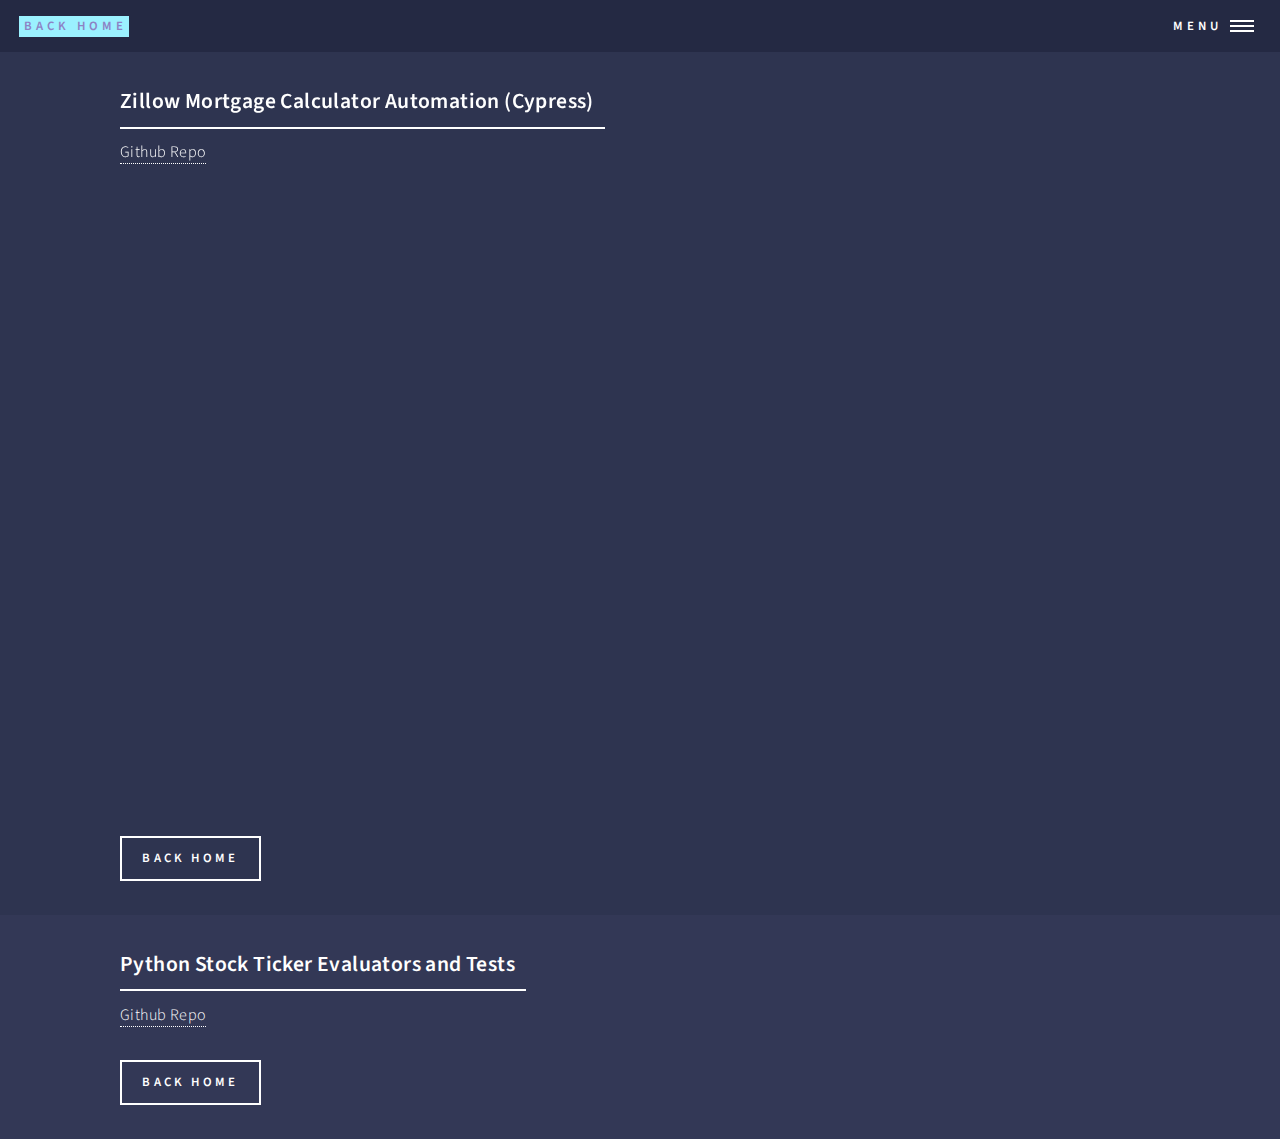
<file: projects.html>
<!DOCTYPE HTML>
<!--
    Forty by HTML5 UP
    html5up.net | @ajlkn
    Free for personal and commercial use under the CCA 3.0 license (html5up.net/license)
-->
<html>
    <head>
        <title>Experience</title>
        <meta charset="utf-8" />
        <meta name="viewport" content="width=device-width, initial-scale=1, user-scalable=no" />
        <link rel="stylesheet" href="assets/css/main.css" />
        <noscript><link rel="stylesheet" href="assets/css/noscript.css" /></noscript>
    </head>
    <body class="is-preload">

        <!-- Wrapper -->
            <div id="wrapper">

                <!-- Header -->
                <!-- Note: The "styleN" class below should match that of the banner element. -->
                    <header id="header" class="alt style2">
                        <a href="index.html" class="logo"><strong>Back Home</strong></a>
                        <nav>
                            <a href="#menu">Menu</a>
                        </nav>
                    </header>

                <!-- Menu -->
                    <nav id="menu">
                        <ul class="links">
                            <li><a href="index.html">Home</a></li>
                            <li><a href="experience.html">Experience</a></li>
                            <li><a href="projects.html">Projects</a></li>
                            <li><a href="skills.html">Skills</a></li>
                        </ul>
                    </nav>


                <!-- Main -->
                    <div id="main">
                        <!-- Two -->
						<section id="two" class="spotlights">
							<section>
								<div class="content" style="width: 100%;">
									<div class="inner">
										<header class="major">
											<h3>Zillow Mortgage Calculator Automation (Cypress)</h3>
											<a href="https://github.com/MikePerrigo/Zillow_Mortgage_Calc">Github Repo</a>
										</header>
										<iframe width="560" height="315" style="float: left; margin-right: 20px;" src="https://www.youtube.com/embed/6sXER11_d_g?si=Z-QWU01VoAs5E26x" title="YouTube video player" frameborder="0" allow="accelerometer; autoplay; clipboard-write; encrypted-media; gyroscope; picture-in-picture; web-share" referrerpolicy="strict-origin-when-cross-origin" allowfullscreen></iframe>
										<iframe width="560" height="315" style="overflow: hidden;" src="https://www.youtube.com/embed/UWuR80anlCg?si=kcxjzvUqx3w9Pjx6" title="YouTube video player" frameborder="0" allow="accelerometer; autoplay; clipboard-write; encrypted-media; gyroscope; picture-in-picture; web-share" referrerpolicy="strict-origin-when-cross-origin" allowfullscreen></iframe>
										<ul class="actions">
											<li><a href="./index.html" class="button">Back Home</a></li>
										</ul>
									</div>
								</div>
							</section>
							<section>
								<div class="content" style="width: 100%;">
									<div class="inner">
										<header class="major">
											<h3>Python Stock Ticker Evaluators and Tests</h3>
											<a href="https://github.com/MikePerrigo/StockAPI/">Github Repo</a>
										</header>
										<ul class="actions">
											<li><a href="./index.html" class="button">Back Home</a></li>
										</ul>
									</div>
								</div>
							</section>
						</section>
                    </div>

            </div>

        <!-- Scripts -->
            <script src="assets/js/jquery.min.js"></script>
            <script src="assets/js/jquery.scrolly.min.js"></script>
            <script src="assets/js/jquery.scrollex.min.js"></script>
            <script src="assets/js/browser.min.js"></script>
            <script src="assets/js/breakpoints.min.js"></script>
            <script src="assets/js/util.js"></script>
            <script src="assets/js/main.js"></script>

    </body>
</html>
</file>
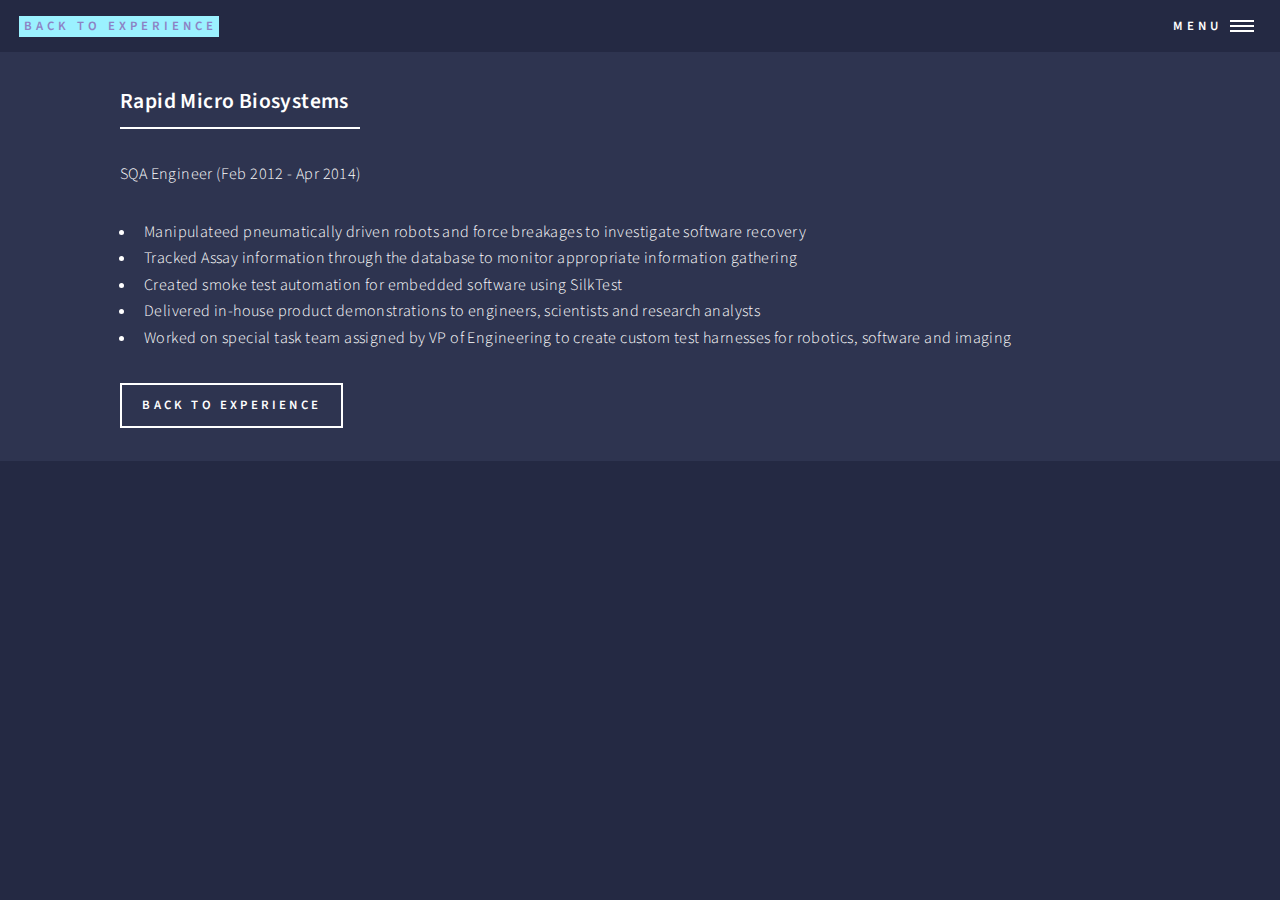
<file: rapidmicro.html>
<!DOCTYPE HTML>
<!--
	Forty by HTML5 UP
	html5up.net | @ajlkn
	Free for personal and commercial use under the CCA 3.0 license (html5up.net/license)
-->
<html>
	<head>
		<title>Experience</title>
		<meta charset="utf-8" />
		<meta name="viewport" content="width=device-width, initial-scale=1, user-scalable=no" />
		<link rel="stylesheet" href="assets/css/main.css" />
		<noscript><link rel="stylesheet" href="assets/css/noscript.css" /></noscript>
	</head>
	<body class="is-preload">

		<!-- Wrapper -->
			<div id="wrapper">

				<!-- Header -->
				<!-- Note: The "styleN" class below should match that of the banner element. -->
					<header id="header" class="alt style2">
						<a href="experience.html" class="logo"><strong>Back to Experience</strong></a>
						<nav>
							<a href="#menu">Menu</a>
						</nav>
					</header>

				<!-- Menu -->
					<nav id="menu">
						<ul class="links">
							<li><a href="index.html">Home</a></li>
							<li><a href="experience.html">Experience</a></li>
							<li><a href="projects.html">Projects</a></li>
							<li><a href="skills.html">Skills</a></li>
						</ul>
					</nav>


				<!-- Main -->
					<div id="main">

						<!-- Two -->
							<section id="two" class="spotlights">
								<section>
									<div class="content" style="width: 100%;">
										<div class="inner">
											<header class="major">
												<h3>Rapid Micro Biosystems</h3>
											</header>
											<p>SQA Engineer (Feb 2012 - Apr 2014)</p>
											<ul>
												<li>Manipulateed pneumatically driven robots and force breakages to investigate software recovery</li>
                                                <li>Tracked Assay information through the database to monitor appropriate information gathering</li>
                                                <li>Created smoke test automation for embedded software using SilkTest</li>
                                                <li>Delivered in-house product demonstrations to engineers, scientists and research analysts</li>
                                                <li>Worked on special task team assigned by VP of Engineering to create custom test harnesses for robotics, software and imaging</li>
											</ul>
											<ul class="actions">
												<li><a href="./experience.html" class="button">Back to Experience</a></li>
											</ul>
										</div>
									</div>
								</section>
							</section>
					</div>

			</div>

		<!-- Scripts -->
			<script src="assets/js/jquery.min.js"></script>
			<script src="assets/js/jquery.scrolly.min.js"></script>
			<script src="assets/js/jquery.scrollex.min.js"></script>
			<script src="assets/js/browser.min.js"></script>
			<script src="assets/js/breakpoints.min.js"></script>
			<script src="assets/js/util.js"></script>
			<script src="assets/js/main.js"></script>

	</body>
</html>
</file>
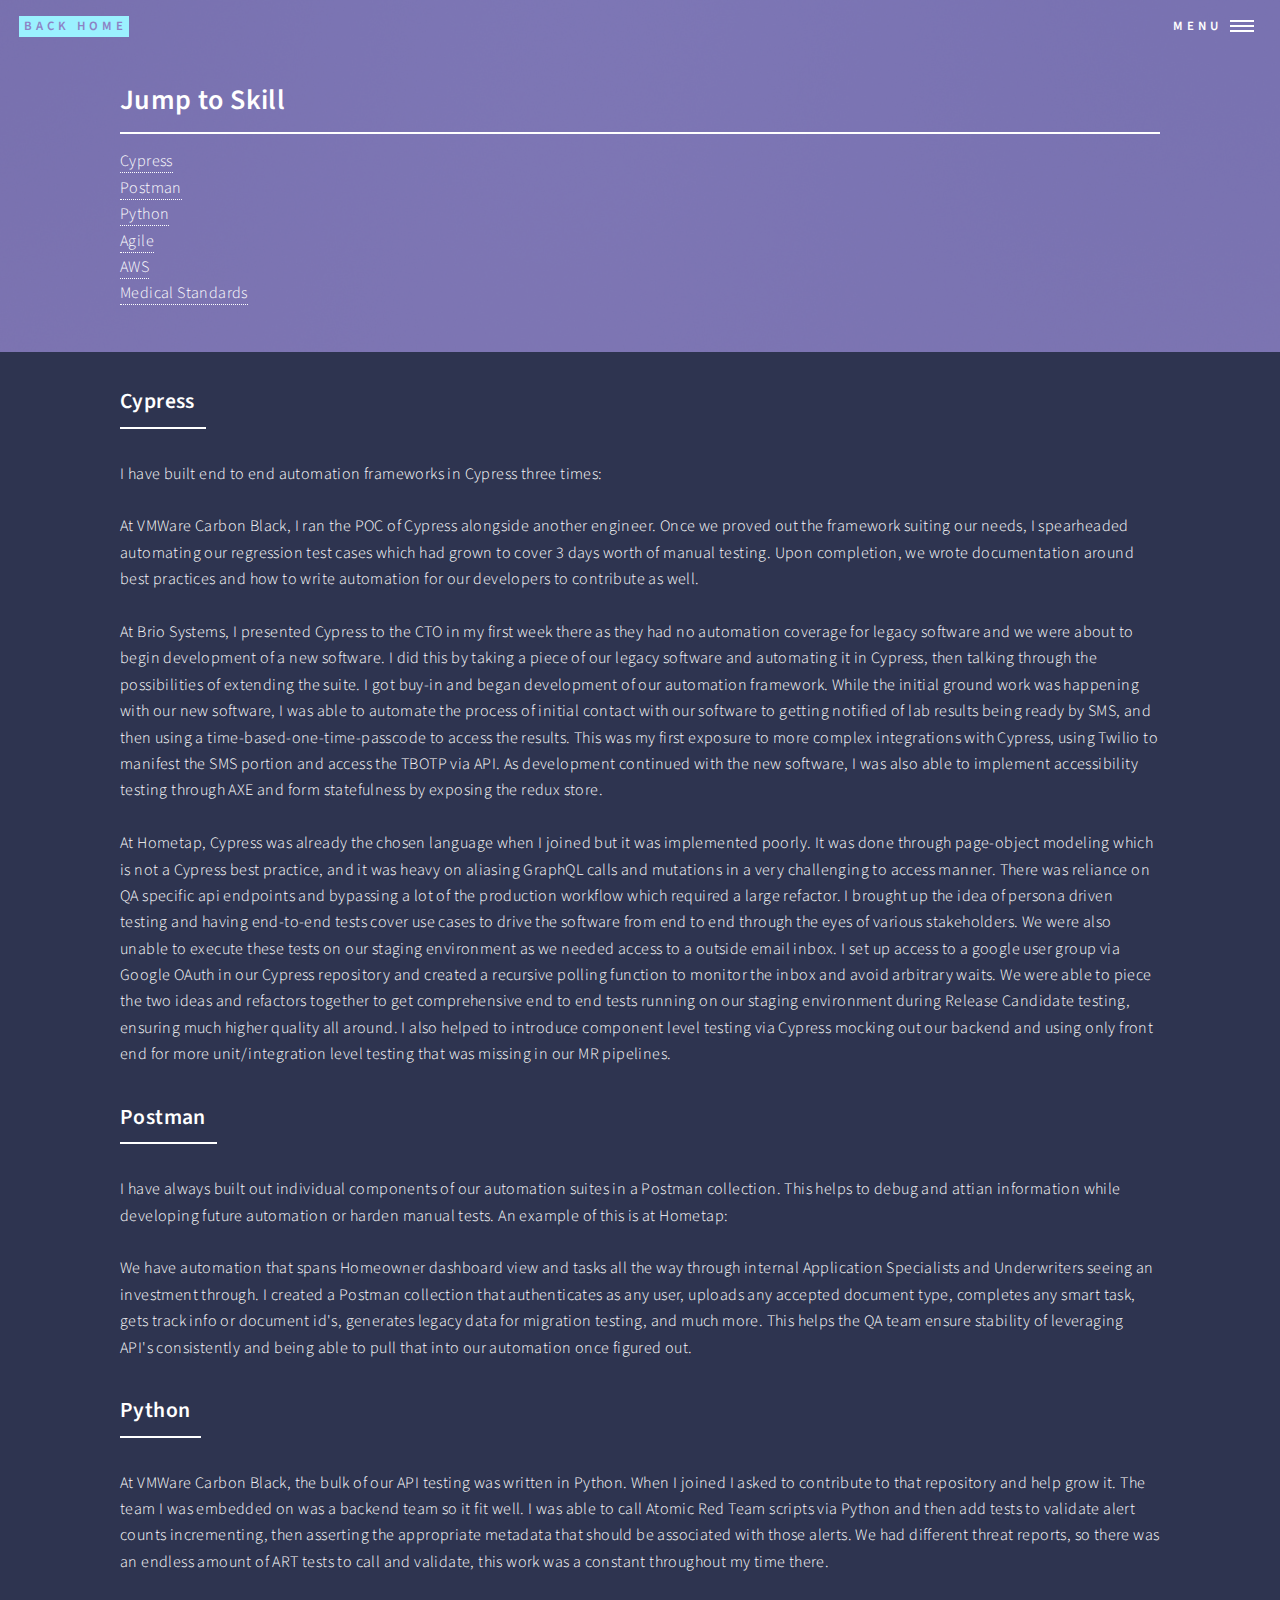
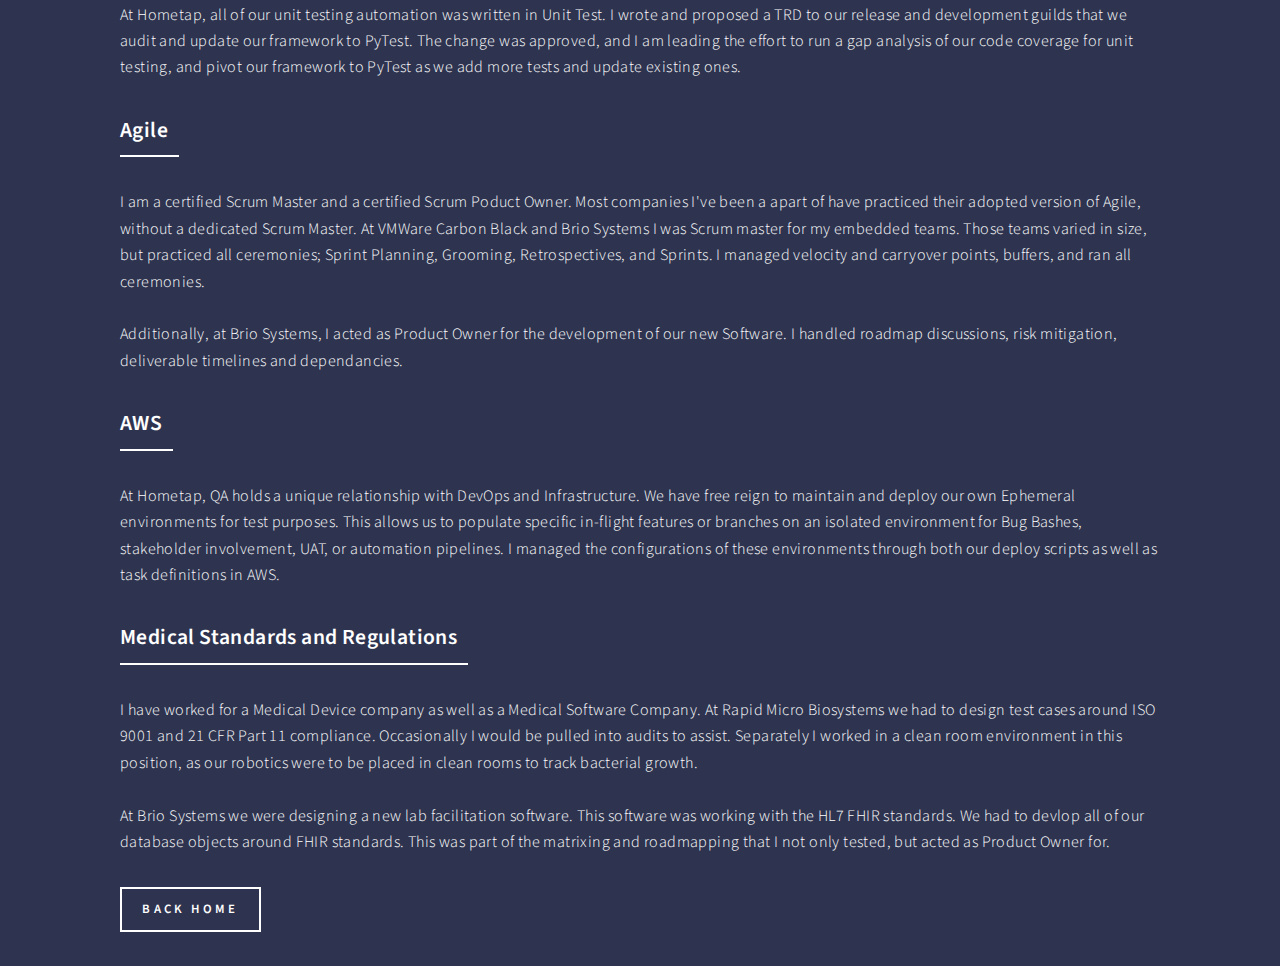
<file: skills.html>
<!DOCTYPE HTML>
<!--
	Forty by HTML5 UP
	html5up.net | @ajlkn
	Free for personal and commercial use under the CCA 3.0 license (html5up.net/license)
-->
<html>
	<head>
		<title>Skills</title>
		<meta charset="utf-8" />
		<meta name="viewport" content="width=device-width, initial-scale=1, user-scalable=no" />
		<link rel="stylesheet" href="assets/css/main.css" />
		<noscript><link rel="stylesheet" href="assets/css/noscript.css" /></noscript>
	</head>
	<body class="is-preload">

		<!-- Wrapper -->
			<div id="wrapper">

				<!-- Header -->
				<!-- Note: The "styleN" class below should match that of the banner element. -->
					<header id="header" class="alt style2">
						<a href="index.html" class="logo"><strong>Back Home</strong></a>
						<nav>
							<a href="#menu">Menu</a>
						</nav>
					</header>

				<!-- Menu -->
					<nav id="menu">
						<ul class="links">
							<li><a href="index.html">Home</a></li>
							<li><a href="experience.html">Experience</a></li>
							<li><a href="projects.html">Projects</a></li>
							<li><a href="skills.html">Skills</a></li>
						</ul>
					</nav>


				<!-- Main -->
					<div id="main">

						<section id="banner" class = "style2">
							<div class="inner">
								<header class="major">
									<h2>Jump to Skill</h2>
									<a href="#Cypress">Cypress</a></br>
									<a href="#Postman">Postman</a></br>
									<a href="#Python">Python</a></br>
									<a href="#Agile">Agile</a></br>
									<a href="#AWS">AWS</a></br>
									<a href="#Medical Standards">Medical Standards</a>
								</header>
							</div>
						</section>

						<!-- Two -->
							<section id="two" class="spotlights">
								<section>
									<div class="content" style="width: 100%;">
										<div class="inner">
											<header class="major">
												<h3 id="Cypress">Cypress</h3>
											</header>
											<p>
												I have built end to end automation frameworks in Cypress three times: </br></br>
												
												At VMWare Carbon Black, I ran the POC of Cypress alongside another engineer.
												Once we proved out the framework suiting our needs, I spearheaded automating our regression test cases which had grown to cover 3 days worth of manual testing. 
												Upon completion, we wrote documentation around best practices and how to write automation for our developers to contribute as well. </br></br>

												At Brio Systems, I presented Cypress to the CTO in my first week there as they had no automation coverage for legacy software and we were about to begin development
												of a new software. I did this by taking a piece of our legacy software and automating it in Cypress, then talking through the possibilities of extending the suite. I got 
												buy-in and began development of our automation framework. While the initial ground work was happening with our new software, I was able to automate the process of initial contact with our software
												to getting notified of lab results being ready by SMS, and then using a time-based-one-time-passcode to access the results. This was my first exposure to more complex integrations with Cypress, 
												using Twilio to manifest the SMS portion and access the TBOTP via API. As development continued with the new software, I was also able to implement accessibility testing through AXE and form statefulness
												by exposing the redux store. </br></br>

												At Hometap, Cypress was already the chosen language when I joined but it was implemented poorly. It was done through page-object modeling which is not a Cypress best practice, and it was heavy on 
												aliasing GraphQL calls and mutations in a very challenging to access manner. There was reliance on QA specific api endpoints and bypassing a lot of the production workflow which required a large refactor. 
												I brought up the idea of persona driven testing and having end-to-end tests cover use cases to drive the software from end to end through the eyes of various stakeholders. We were also unable to execute these 
												tests on our staging environment as we needed access to a outside email inbox. I set up access to a google user group via Google OAuth in our Cypress repository and created a recursive polling function
												to monitor the inbox and avoid arbitrary waits. We were able to piece the two ideas and refactors together to get comprehensive end to end tests running on our staging environment during Release Candidate testing, 
												ensuring much higher quality all around. I also helped to introduce component level testing via Cypress mocking out our backend and using only front end for more unit/integration level testing that was missing in our
												MR pipelines. 
											</p>
											<header class="major">
												<h3 id="Postman">Postman</h3>
											</header>
											<p>
												I have always built out individual components of our automation suites in a Postman collection. This helps to debug and attian information while developing future automation or
												harden manual tests. An example of this is at Hometap: </br></br>
												We have automation that spans Homeowner dashboard view and tasks all the way through internal Application Specialists and Underwriters seeing an investment through. I created a Postman collection
												that authenticates as any user, uploads any accepted document type, completes any smart task, gets track info or document id's, generates legacy data for migration testing, and much more. This helps
												the QA team ensure stability of leveraging API's consistently and being able to pull that into our automation once figured out. 
											</p>
											<header class="major">
												<h3 id="Python">Python</h3>
											</header>
											<p>
												At VMWare Carbon Black, the bulk of our API testing was written in Python. When I joined I asked to contribute to that repository and help grow it. The team I was embedded on was a backend team so it fit well. 
												I was able to call Atomic Red Team scripts via Python and then add tests to validate alert counts incrementing, then asserting the appropriate metadata that should be associated with those alerts. We had 
												different threat reports, so there was an endless amount of ART tests to call and validate, this work was a constant throughout my time there. </br></br>

												At Hometap, all of our unit testing automation was written in Unit Test. I wrote and proposed a TRD to our release and development guilds that we audit and update our framework to PyTest. The change was approved, 
												and I am leading the effort to run a gap analysis of our code coverage for unit testing, and pivot our framework to PyTest as we add more tests and update existing ones. 
											</p>
											<header class="major">
												<h3 id="Agile">Agile</h3>
											</header>
											<p>
												I am a certified Scrum Master and a certified Scrum Poduct Owner. Most companies I've been a apart of have practiced their adopted version of Agile, without a dedicated Scrum Master. 
												At VMWare Carbon Black and Brio Systems I was Scrum master for my embedded teams. Those teams varied in size, but practiced all ceremonies; Sprint Planning, Grooming, Retrospectives, and Sprints. 
												I managed velocity and carryover points, buffers, and ran all ceremonies. </br></br>

												Additionally, at Brio Systems, I acted as Product Owner for the development of our new Software. I handled roadmap discussions, risk mitigation, deliverable timelines and dependancies.

												
											</p>
											<header class="major">
												<h3 id="AWS">AWS</h3>
											</header>
											<p>
												At Hometap, QA holds a unique relationship with DevOps and Infrastructure. We have free reign to maintain and deploy our own Ephemeral environments for test purposes. This allows us to populate specific in-flight features or branches
												on an isolated environment for Bug Bashes, stakeholder involvement, UAT, or automation pipelines. I managed the configurations of these environments through both our deploy scripts as well as task definitions in AWS. 
											</p>
											<header class="major">
												<h3 id="Medical Standards">Medical Standards and Regulations</h3>
											</header>
											<p>
												I have worked for a Medical Device company as well as a Medical Software Company. At Rapid Micro Biosystems we had to design test cases around ISO 9001 and 21 CFR Part 11 compliance. Occasionally I would be pulled into audits to assist.
												Separately I worked in a clean room environment in this position, as our robotics were to be placed in clean rooms to track bacterial growth. </br></br>
												
												At Brio Systems we were designing a new lab facilitation software. This software was working with the HL7 FHIR standards. We had to devlop all of our database objects around FHIR standards. This was part of the matrixing and roadmapping that
												I not only tested, but acted as Product Owner for. 
											</p>
											<ul class="actions">
												<li><a href="./index.html" class="button">Back Home</a></li>
											</ul>
										</div>
									</div>
								</section>
							</section>
					</div>

			</div>

		<!-- Scripts -->
			<script src="assets/js/jquery.min.js"></script>
			<script src="assets/js/jquery.scrolly.min.js"></script>
			<script src="assets/js/jquery.scrollex.min.js"></script>
			<script src="assets/js/browser.min.js"></script>
			<script src="assets/js/breakpoints.min.js"></script>
			<script src="assets/js/util.js"></script>
			<script src="assets/js/main.js"></script>

	</body>
</html>
</file>
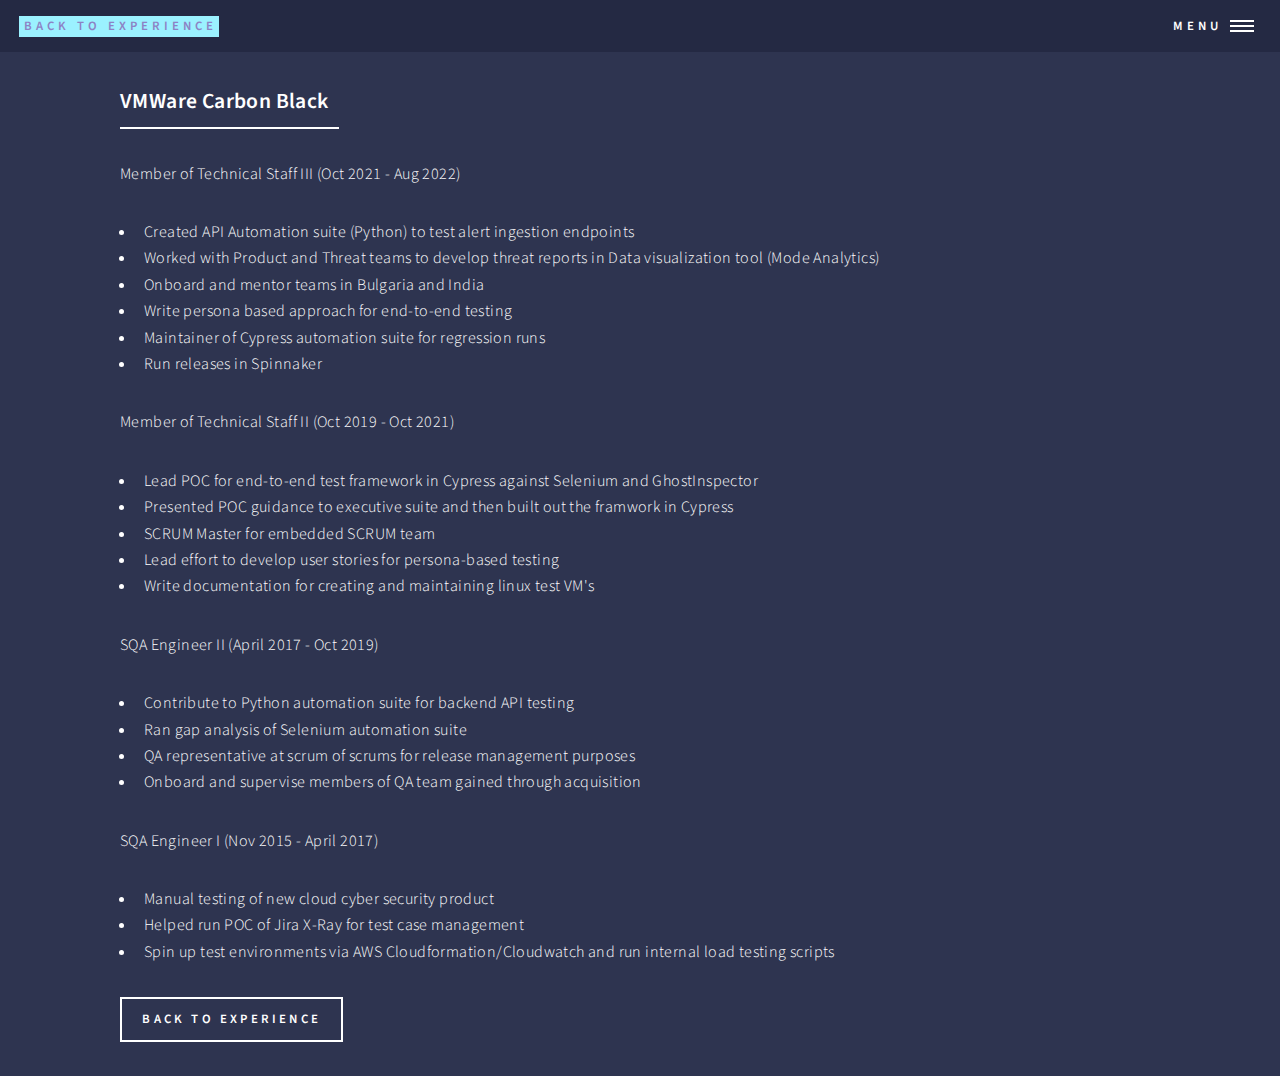
<file: vmware.html>
<!DOCTYPE HTML>
<!--
	Forty by HTML5 UP
	html5up.net | @ajlkn
	Free for personal and commercial use under the CCA 3.0 license (html5up.net/license)
-->
<html>
	<head>
		<title>Experience</title>
		<meta charset="utf-8" />
		<meta name="viewport" content="width=device-width, initial-scale=1, user-scalable=no" />
		<link rel="stylesheet" href="assets/css/main.css" />
		<noscript><link rel="stylesheet" href="assets/css/noscript.css" /></noscript>
	</head>
	<body class="is-preload">

		<!-- Wrapper -->
			<div id="wrapper">

				<!-- Header -->
				<!-- Note: The "styleN" class below should match that of the banner element. -->
					<header id="header" class="alt style2">
						<a href="experience.html" class="logo"><strong>Back to Experience</strong></a>
						<nav>
							<a href="#menu">Menu</a>
						</nav>
					</header>

				<!-- Menu -->
					<nav id="menu">
						<ul class="links">
							<li><a href="index.html">Home</a></li>
							<li><a href="experience.html">Experience</a></li>
							<li><a href="projects.html">Projects</a></li>
							<li><a href="skills.html">Skills</a></li>
						</ul>
					</nav>


				<!-- Main -->
					<div id="main">

						<!-- Two -->
							<section id="two" class="spotlights">
								<section>
									<div class="content" style="width: 100%;">
										<div class="inner">
											<header class="major">
												<h3>VMWare Carbon Black</h3>
											</header>
											<p>Member of Technical Staff III (Oct 2021 - Aug 2022)</p>
											<ul>
												<li>Created API Automation suite (Python) to test alert ingestion endpoints</li>
                                                <li>Worked with Product and Threat teams to develop threat reports in Data visualization tool (Mode Analytics)</li>
                                                <li>Onboard and mentor teams in Bulgaria and India</li>
                                                <li>Write persona based approach for end-to-end testing</li>
                                                <li>Maintainer of Cypress automation suite for regression runs</li>
                                                <li>Run releases in Spinnaker</li>
											</ul>
                                            <p>Member of Technical Staff II (Oct 2019 - Oct 2021)</p>
											<ul>
												<li>Lead POC for end-to-end test framework in Cypress against Selenium and GhostInspector</li>
                                                <li>Presented POC guidance to executive suite and then built out the framwork in Cypress</li>
                                                <li>SCRUM Master for embedded SCRUM team</li>
                                                <li>Lead effort to develop user stories for persona-based testing</li>
                                                <li>Write documentation for creating and maintaining linux test VM's</li>
											</ul>
                                            <p>SQA Engineer II (April 2017 - Oct 2019)</p>
											<ul>
												<li>Contribute to Python automation suite for backend API testing</li>
                                                <li>Ran gap analysis of Selenium automation suite</li>
                                                <li>QA representative at scrum of scrums for release management purposes</li>
                                                <li>Onboard and supervise members of QA team gained through acquisition</li>
											</ul>
                                            <p>SQA Engineer I (Nov 2015 - April 2017)</p>
											<ul>
												<li>Manual testing of new cloud cyber security product</li>
                                                <li>Helped run POC of Jira X-Ray for test case management</li>
                                                <li>Spin up test environments via AWS Cloudformation/Cloudwatch and run internal load testing scripts</li>
											</ul>
											<ul class="actions">
												<li><a href="./experience.html" class="button">Back to Experience</a></li>
											</ul>
										</div>
									</div>
								</section>
							</section>
					</div>

			</div>

		<!-- Scripts -->
			<script src="assets/js/jquery.min.js"></script>
			<script src="assets/js/jquery.scrolly.min.js"></script>
			<script src="assets/js/jquery.scrollex.min.js"></script>
			<script src="assets/js/browser.min.js"></script>
			<script src="assets/js/breakpoints.min.js"></script>
			<script src="assets/js/util.js"></script>
			<script src="assets/js/main.js"></script>

	</body>
</html>
</file>
<file: assets/css/noscript.css>
/*
	Forty by HTML5 UP
	html5up.net | @ajlkn
	Free for personal and commercial use under the CCA 3.0 license (html5up.net/license)
*/

/* Banner */

	body.is-preload #banner:after {
		opacity: 0.85;
	}

	body.is-preload #banner > .inner {
		-moz-filter: none;
		-webkit-filter: none;
		-ms-filter: none;
		filter: none;
		-moz-transform: none;
		-webkit-transform: none;
		-ms-transform: none;
		transform: none;
		opacity: 1;
	}
</file>
<file: assets/css/main.css>
@import url(fontawesome-all.min.css);
@import url("https://fonts.googleapis.com/css?family=Source+Sans+Pro:300,300italic,600,600italic");

/*
	Forty by HTML5 UP
	html5up.net | @ajlkn
	Free for personal and commercial use under the CCA 3.0 license (html5up.net/license)
*/

html, body, div, span, applet, object,
iframe, h1, h2, h3, h4, h5, h6, p, blockquote,
pre, a, abbr, acronym, address, big, cite,
code, del, dfn, em, img, ins, kbd, q, s, samp,
small, strike, strong, sub, sup, tt, var, b,
u, i, center, dl, dt, dd, ol, ul, li, fieldset,
form, label, legend, table, caption, tbody,
tfoot, thead, tr, th, td, article, aside,
canvas, details, embed, figure, figcaption,
footer, header, hgroup, menu, nav, output, ruby,
section, summary, time, mark, audio, video {
	margin: 0;
	padding: 0;
	border: 0;
	font-size: 100%;
	font: inherit;
	vertical-align: baseline;}

article, aside, details, figcaption, figure,
footer, header, hgroup, menu, nav, section {
	display: block;}

body {
	line-height: 1;
}

ol, ul {
	list-style: none;
}

blockquote, q {
	quotes: none;
}

	blockquote:before, blockquote:after, q:before, q:after {
		content: '';
		content: none;
	}

table {
	border-collapse: collapse;
	border-spacing: 0;
}

body {
	-webkit-text-size-adjust: none;
}

mark {
	background-color: transparent;
	color: inherit;
}

input::-moz-focus-inner {
	border: 0;
	padding: 0;
}

input, select, textarea {
	-moz-appearance: none;
	-webkit-appearance: none;
	-ms-appearance: none;
	appearance: none;
}

/* Basic */

	@-ms-viewport {
		width: device-width;
	}

	body {
		-ms-overflow-style: scrollbar;
	}

	@media screen and (max-width: 480px) {

		html, body {
			min-width: 320px;
		}

	}

	html {
		box-sizing: border-box;
	}

	*, *:before, *:after {
		box-sizing: inherit;
	}

	body {
		background: #242943;
	}

		body.is-preload *, body.is-preload *:before, body.is-preload *:after {
			-moz-animation: none !important;
			-webkit-animation: none !important;
			-ms-animation: none !important;
			animation: none !important;
			-moz-transition: none !important;
			-webkit-transition: none !important;
			-ms-transition: none !important;
			transition: none !important;
		}

/* Type */

	body, input, select, textarea {
		color: #ffffff;
		font-family: "Source Sans Pro", Helvetica, sans-serif;
		font-size: 17pt;
		font-weight: 300;
		letter-spacing: 0.025em;
		line-height: 1.65;
	}

		@media screen and (max-width: 1680px) {

			body, input, select, textarea {
				font-size: 14pt;
			}

		}

		@media screen and (max-width: 1280px) {

			body, input, select, textarea {
				font-size: 12pt;
			}

		}

		@media screen and (max-width: 360px) {

			body, input, select, textarea {
				font-size: 11pt;
			}

		}

	a {
		-moz-transition: color 0.2s ease-in-out, border-bottom-color 0.2s ease-in-out;
		-webkit-transition: color 0.2s ease-in-out, border-bottom-color 0.2s ease-in-out;
		-ms-transition: color 0.2s ease-in-out, border-bottom-color 0.2s ease-in-out;
		transition: color 0.2s ease-in-out, border-bottom-color 0.2s ease-in-out;
		border-bottom: dotted 1px;
		color: inherit;
		text-decoration: none;
	}

		a:hover {
			border-bottom-color: transparent;
			color: #9bf1ff !important;
		}

		a:active {
			color: #53e3fb !important;
		}

	strong, b {
		color: #ffffff;
		font-weight: 600;
	}

	em, i {
		font-style: italic;
	}

	p {
		margin: 0 0 2em 0;
	}

	h1, h2, h3, h4, h5, h6 {
		color: #ffffff;
		font-weight: 600;
		line-height: 1.65;
		margin: 0 0 1em 0;
	}

		h1 a, h2 a, h3 a, h4 a, h5 a, h6 a {
			color: inherit;
			border-bottom: 0;
		}

	h1 {
		font-size: 2.5em;
	}

	h2 {
		font-size: 1.75em;
	}

	h3 {
		font-size: 1.35em;
	}

	h4 {
		font-size: 1.1em;
	}

	h5 {
		font-size: 0.9em;
	}

	h6 {
		font-size: 0.7em;
	}

	@media screen and (max-width: 736px) {

		h1 {
			font-size: 2em;
		}

		h2 {
			font-size: 1.5em;
		}

		h3 {
			font-size: 1.25em;
		}

	}

	sub {
		font-size: 0.8em;
		position: relative;
		top: 0.5em;
	}

	sup {
		font-size: 0.8em;
		position: relative;
		top: -0.5em;
	}

	blockquote {
		border-left: solid 4px rgba(212, 212, 255, 0.1);
		font-style: italic;
		margin: 0 0 2em 0;
		padding: 0.5em 0 0.5em 2em;
	}

	code {
		background: rgba(212, 212, 255, 0.035);
		font-family: "Courier New", monospace;
		font-size: 0.9em;
		margin: 0 0.25em;
		padding: 0.25em 0.65em;
	}

	pre {
		-webkit-overflow-scrolling: touch;
		font-family: "Courier New", monospace;
		font-size: 0.9em;
		margin: 0 0 2em 0;
	}

		pre code {
			display: block;
			line-height: 1.75;
			padding: 1em 1.5em;
			overflow-x: auto;
		}

	hr {
		border: 0;
		border-bottom: solid 1px rgba(212, 212, 255, 0.1);
		margin: 2em 0;
	}

		hr.major {
			margin: 3em 0;
		}

	.align-left {
		text-align: left;
	}

	.align-center {
		text-align: center;
	}

	.align-right {
		text-align: right;
	}

/* Row */

	.row {
		display: flex;
		flex-wrap: wrap;
		box-sizing: border-box;
		align-items: stretch;
	}

		.row > * {
			box-sizing: border-box;
		}

		.row.gtr-uniform > * > :last-child {
			margin-bottom: 0;
		}

		.row.aln-left {
			justify-content: flex-start;
		}

		.row.aln-center {
			justify-content: center;
		}

		.row.aln-right {
			justify-content: flex-end;
		}

		.row.aln-top {
			align-items: flex-start;
		}

		.row.aln-middle {
			align-items: center;
		}

		.row.aln-bottom {
			align-items: flex-end;
		}

		.row > .imp {
			order: -1;
		}

		.row > .col-1 {
			width: 8.33333%;
		}

		.row > .off-1 {
			margin-left: 8.33333%;
		}

		.row > .col-2 {
			width: 16.66667%;
		}

		.row > .off-2 {
			margin-left: 16.66667%;
		}

		.row > .col-3 {
			width: 25%;
		}

		.row > .off-3 {
			margin-left: 25%;
		}

		.row > .col-4 {
			width: 33.33333%;
		}

		.row > .off-4 {
			margin-left: 33.33333%;
		}

		.row > .col-5 {
			width: 41.66667%;
		}

		.row > .off-5 {
			margin-left: 41.66667%;
		}

		.row > .col-6 {
			width: 50%;
		}

		.row > .off-6 {
			margin-left: 50%;
		}

		.row > .col-7 {
			width: 58.33333%;
		}

		.row > .off-7 {
			margin-left: 58.33333%;
		}

		.row > .col-8 {
			width: 66.66667%;
		}

		.row > .off-8 {
			margin-left: 66.66667%;
		}

		.row > .col-9 {
			width: 75%;
		}

		.row > .off-9 {
			margin-left: 75%;
		}

		.row > .col-10 {
			width: 83.33333%;
		}

		.row > .off-10 {
			margin-left: 83.33333%;
		}

		.row > .col-11 {
			width: 91.66667%;
		}

		.row > .off-11 {
			margin-left: 91.66667%;
		}

		.row > .col-12 {
			width: 100%;
		}

		.row > .off-12 {
			margin-left: 100%;
		}

		.row.gtr-0 {
			margin-top: 0;
			margin-left: 0em;
		}

			.row.gtr-0 > * {
				padding: 0 0 0 0em;
			}

			.row.gtr-0.gtr-uniform {
				margin-top: 0em;
			}

				.row.gtr-0.gtr-uniform > * {
					padding-top: 0em;
				}

		.row.gtr-25 {
			margin-top: 0;
			margin-left: -0.5em;
		}

			.row.gtr-25 > * {
				padding: 0 0 0 0.5em;
			}

			.row.gtr-25.gtr-uniform {
				margin-top: -0.5em;
			}

				.row.gtr-25.gtr-uniform > * {
					padding-top: 0.5em;
				}

		.row.gtr-50 {
			margin-top: 0;
			margin-left: -1em;
		}

			.row.gtr-50 > * {
				padding: 0 0 0 1em;
			}

			.row.gtr-50.gtr-uniform {
				margin-top: -1em;
			}

				.row.gtr-50.gtr-uniform > * {
					padding-top: 1em;
				}

		.row {
			margin-top: 0;
			margin-left: -2em;
		}

			.row > * {
				padding: 0 0 0 2em;
			}

			.row.gtr-uniform {
				margin-top: -2em;
			}

				.row.gtr-uniform > * {
					padding-top: 2em;
				}

		.row.gtr-150 {
			margin-top: 0;
			margin-left: -3em;
		}

			.row.gtr-150 > * {
				padding: 0 0 0 3em;
			}

			.row.gtr-150.gtr-uniform {
				margin-top: -3em;
			}

				.row.gtr-150.gtr-uniform > * {
					padding-top: 3em;
				}

		.row.gtr-200 {
			margin-top: 0;
			margin-left: -4em;
		}

			.row.gtr-200 > * {
				padding: 0 0 0 4em;
			}

			.row.gtr-200.gtr-uniform {
				margin-top: -4em;
			}

				.row.gtr-200.gtr-uniform > * {
					padding-top: 4em;
				}

		@media screen and (max-width: 1680px) {

			.row {
				display: flex;
				flex-wrap: wrap;
				box-sizing: border-box;
				align-items: stretch;
			}

				.row > * {
					box-sizing: border-box;
				}

				.row.gtr-uniform > * > :last-child {
					margin-bottom: 0;
				}

				.row.aln-left {
					justify-content: flex-start;
				}

				.row.aln-center {
					justify-content: center;
				}

				.row.aln-right {
					justify-content: flex-end;
				}

				.row.aln-top {
					align-items: flex-start;
				}

				.row.aln-middle {
					align-items: center;
				}

				.row.aln-bottom {
					align-items: flex-end;
				}

				.row > .imp-xlarge {
					order: -1;
				}

				.row > .col-1-xlarge {
					width: 8.33333%;
				}

				.row > .off-1-xlarge {
					margin-left: 8.33333%;
				}

				.row > .col-2-xlarge {
					width: 16.66667%;
				}

				.row > .off-2-xlarge {
					margin-left: 16.66667%;
				}

				.row > .col-3-xlarge {
					width: 25%;
				}

				.row > .off-3-xlarge {
					margin-left: 25%;
				}

				.row > .col-4-xlarge {
					width: 33.33333%;
				}

				.row > .off-4-xlarge {
					margin-left: 33.33333%;
				}

				.row > .col-5-xlarge {
					width: 41.66667%;
				}

				.row > .off-5-xlarge {
					margin-left: 41.66667%;
				}

				.row > .col-6-xlarge {
					width: 50%;
				}

				.row > .off-6-xlarge {
					margin-left: 50%;
				}

				.row > .col-7-xlarge {
					width: 58.33333%;
				}

				.row > .off-7-xlarge {
					margin-left: 58.33333%;
				}

				.row > .col-8-xlarge {
					width: 66.66667%;
				}

				.row > .off-8-xlarge {
					margin-left: 66.66667%;
				}

				.row > .col-9-xlarge {
					width: 75%;
				}

				.row > .off-9-xlarge {
					margin-left: 75%;
				}

				.row > .col-10-xlarge {
					width: 83.33333%;
				}

				.row > .off-10-xlarge {
					margin-left: 83.33333%;
				}

				.row > .col-11-xlarge {
					width: 91.66667%;
				}

				.row > .off-11-xlarge {
					margin-left: 91.66667%;
				}

				.row > .col-12-xlarge {
					width: 100%;
				}

				.row > .off-12-xlarge {
					margin-left: 100%;
				}

				.row.gtr-0 {
					margin-top: 0;
					margin-left: 0em;
				}

					.row.gtr-0 > * {
						padding: 0 0 0 0em;
					}

					.row.gtr-0.gtr-uniform {
						margin-top: 0em;
					}

						.row.gtr-0.gtr-uniform > * {
							padding-top: 0em;
						}

				.row.gtr-25 {
					margin-top: 0;
					margin-left: -0.5em;
				}

					.row.gtr-25 > * {
						padding: 0 0 0 0.5em;
					}

					.row.gtr-25.gtr-uniform {
						margin-top: -0.5em;
					}

						.row.gtr-25.gtr-uniform > * {
							padding-top: 0.5em;
						}

				.row.gtr-50 {
					margin-top: 0;
					margin-left: -1em;
				}

					.row.gtr-50 > * {
						padding: 0 0 0 1em;
					}

					.row.gtr-50.gtr-uniform {
						margin-top: -1em;
					}

						.row.gtr-50.gtr-uniform > * {
							padding-top: 1em;
						}

				.row {
					margin-top: 0;
					margin-left: -2em;
				}

					.row > * {
						padding: 0 0 0 2em;
					}

					.row.gtr-uniform {
						margin-top: -2em;
					}

						.row.gtr-uniform > * {
							padding-top: 2em;
						}

				.row.gtr-150 {
					margin-top: 0;
					margin-left: -3em;
				}

					.row.gtr-150 > * {
						padding: 0 0 0 3em;
					}

					.row.gtr-150.gtr-uniform {
						margin-top: -3em;
					}

						.row.gtr-150.gtr-uniform > * {
							padding-top: 3em;
						}

				.row.gtr-200 {
					margin-top: 0;
					margin-left: -4em;
				}

					.row.gtr-200 > * {
						padding: 0 0 0 4em;
					}

					.row.gtr-200.gtr-uniform {
						margin-top: -4em;
					}

						.row.gtr-200.gtr-uniform > * {
							padding-top: 4em;
						}

		}

		@media screen and (max-width: 1280px) {

			.row {
				display: flex;
				flex-wrap: wrap;
				box-sizing: border-box;
				align-items: stretch;
			}

				.row > * {
					box-sizing: border-box;
				}

				.row.gtr-uniform > * > :last-child {
					margin-bottom: 0;
				}

				.row.aln-left {
					justify-content: flex-start;
				}

				.row.aln-center {
					justify-content: center;
				}

				.row.aln-right {
					justify-content: flex-end;
				}

				.row.aln-top {
					align-items: flex-start;
				}

				.row.aln-middle {
					align-items: center;
				}

				.row.aln-bottom {
					align-items: flex-end;
				}

				.row > .imp-large {
					order: -1;
				}

				.row > .col-1-large {
					width: 8.33333%;
				}

				.row > .off-1-large {
					margin-left: 8.33333%;
				}

				.row > .col-2-large {
					width: 16.66667%;
				}

				.row > .off-2-large {
					margin-left: 16.66667%;
				}

				.row > .col-3-large {
					width: 25%;
				}

				.row > .off-3-large {
					margin-left: 25%;
				}

				.row > .col-4-large {
					width: 33.33333%;
				}

				.row > .off-4-large {
					margin-left: 33.33333%;
				}

				.row > .col-5-large {
					width: 41.66667%;
				}

				.row > .off-5-large {
					margin-left: 41.66667%;
				}

				.row > .col-6-large {
					width: 50%;
				}

				.row > .off-6-large {
					margin-left: 50%;
				}

				.row > .col-7-large {
					width: 58.33333%;
				}

				.row > .off-7-large {
					margin-left: 58.33333%;
				}

				.row > .col-8-large {
					width: 66.66667%;
				}

				.row > .off-8-large {
					margin-left: 66.66667%;
				}

				.row > .col-9-large {
					width: 75%;
				}

				.row > .off-9-large {
					margin-left: 75%;
				}

				.row > .col-10-large {
					width: 83.33333%;
				}

				.row > .off-10-large {
					margin-left: 83.33333%;
				}

				.row > .col-11-large {
					width: 91.66667%;
				}

				.row > .off-11-large {
					margin-left: 91.66667%;
				}

				.row > .col-12-large {
					width: 100%;
				}

				.row > .off-12-large {
					margin-left: 100%;
				}

				.row.gtr-0 {
					margin-top: 0;
					margin-left: 0em;
				}

					.row.gtr-0 > * {
						padding: 0 0 0 0em;
					}

					.row.gtr-0.gtr-uniform {
						margin-top: 0em;
					}

						.row.gtr-0.gtr-uniform > * {
							padding-top: 0em;
						}

				.row.gtr-25 {
					margin-top: 0;
					margin-left: -0.375em;
				}

					.row.gtr-25 > * {
						padding: 0 0 0 0.375em;
					}

					.row.gtr-25.gtr-uniform {
						margin-top: -0.375em;
					}

						.row.gtr-25.gtr-uniform > * {
							padding-top: 0.375em;
						}

				.row.gtr-50 {
					margin-top: 0;
					margin-left: -0.75em;
				}

					.row.gtr-50 > * {
						padding: 0 0 0 0.75em;
					}

					.row.gtr-50.gtr-uniform {
						margin-top: -0.75em;
					}

						.row.gtr-50.gtr-uniform > * {
							padding-top: 0.75em;
						}

				.row {
					margin-top: 0;
					margin-left: -1.5em;
				}

					.row > * {
						padding: 0 0 0 1.5em;
					}

					.row.gtr-uniform {
						margin-top: -1.5em;
					}

						.row.gtr-uniform > * {
							padding-top: 1.5em;
						}

				.row.gtr-150 {
					margin-top: 0;
					margin-left: -2.25em;
				}

					.row.gtr-150 > * {
						padding: 0 0 0 2.25em;
					}

					.row.gtr-150.gtr-uniform {
						margin-top: -2.25em;
					}

						.row.gtr-150.gtr-uniform > * {
							padding-top: 2.25em;
						}

				.row.gtr-200 {
					margin-top: 0;
					margin-left: -3em;
				}

					.row.gtr-200 > * {
						padding: 0 0 0 3em;
					}

					.row.gtr-200.gtr-uniform {
						margin-top: -3em;
					}

						.row.gtr-200.gtr-uniform > * {
							padding-top: 3em;
						}

		}

		@media screen and (max-width: 980px) {

			.row {
				display: flex;
				flex-wrap: wrap;
				box-sizing: border-box;
				align-items: stretch;
			}

				.row > * {
					box-sizing: border-box;
				}

				.row.gtr-uniform > * > :last-child {
					margin-bottom: 0;
				}

				.row.aln-left {
					justify-content: flex-start;
				}

				.row.aln-center {
					justify-content: center;
				}

				.row.aln-right {
					justify-content: flex-end;
				}

				.row.aln-top {
					align-items: flex-start;
				}

				.row.aln-middle {
					align-items: center;
				}

				.row.aln-bottom {
					align-items: flex-end;
				}

				.row > .imp-medium {
					order: -1;
				}

				.row > .col-1-medium {
					width: 8.33333%;
				}

				.row > .off-1-medium {
					margin-left: 8.33333%;
				}

				.row > .col-2-medium {
					width: 16.66667%;
				}

				.row > .off-2-medium {
					margin-left: 16.66667%;
				}

				.row > .col-3-medium {
					width: 25%;
				}

				.row > .off-3-medium {
					margin-left: 25%;
				}

				.row > .col-4-medium {
					width: 33.33333%;
				}

				.row > .off-4-medium {
					margin-left: 33.33333%;
				}

				.row > .col-5-medium {
					width: 41.66667%;
				}

				.row > .off-5-medium {
					margin-left: 41.66667%;
				}

				.row > .col-6-medium {
					width: 50%;
				}

				.row > .off-6-medium {
					margin-left: 50%;
				}

				.row > .col-7-medium {
					width: 58.33333%;
				}

				.row > .off-7-medium {
					margin-left: 58.33333%;
				}

				.row > .col-8-medium {
					width: 66.66667%;
				}

				.row > .off-8-medium {
					margin-left: 66.66667%;
				}

				.row > .col-9-medium {
					width: 75%;
				}

				.row > .off-9-medium {
					margin-left: 75%;
				}

				.row > .col-10-medium {
					width: 83.33333%;
				}

				.row > .off-10-medium {
					margin-left: 83.33333%;
				}

				.row > .col-11-medium {
					width: 91.66667%;
				}

				.row > .off-11-medium {
					margin-left: 91.66667%;
				}

				.row > .col-12-medium {
					width: 100%;
				}

				.row > .off-12-medium {
					margin-left: 100%;
				}

				.row.gtr-0 {
					margin-top: 0;
					margin-left: 0em;
				}

					.row.gtr-0 > * {
						padding: 0 0 0 0em;
					}

					.row.gtr-0.gtr-uniform {
						margin-top: 0em;
					}

						.row.gtr-0.gtr-uniform > * {
							padding-top: 0em;
						}

				.row.gtr-25 {
					margin-top: 0;
					margin-left: -0.375em;
				}

					.row.gtr-25 > * {
						padding: 0 0 0 0.375em;
					}

					.row.gtr-25.gtr-uniform {
						margin-top: -0.375em;
					}

						.row.gtr-25.gtr-uniform > * {
							padding-top: 0.375em;
						}

				.row.gtr-50 {
					margin-top: 0;
					margin-left: -0.75em;
				}

					.row.gtr-50 > * {
						padding: 0 0 0 0.75em;
					}

					.row.gtr-50.gtr-uniform {
						margin-top: -0.75em;
					}

						.row.gtr-50.gtr-uniform > * {
							padding-top: 0.75em;
						}

				.row {
					margin-top: 0;
					margin-left: -1.5em;
				}

					.row > * {
						padding: 0 0 0 1.5em;
					}

					.row.gtr-uniform {
						margin-top: -1.5em;
					}

						.row.gtr-uniform > * {
							padding-top: 1.5em;
						}

				.row.gtr-150 {
					margin-top: 0;
					margin-left: -2.25em;
				}

					.row.gtr-150 > * {
						padding: 0 0 0 2.25em;
					}

					.row.gtr-150.gtr-uniform {
						margin-top: -2.25em;
					}

						.row.gtr-150.gtr-uniform > * {
							padding-top: 2.25em;
						}

				.row.gtr-200 {
					margin-top: 0;
					margin-left: -3em;
				}

					.row.gtr-200 > * {
						padding: 0 0 0 3em;
					}

					.row.gtr-200.gtr-uniform {
						margin-top: -3em;
					}

						.row.gtr-200.gtr-uniform > * {
							padding-top: 3em;
						}

		}

		@media screen and (max-width: 736px) {

			.row {
				display: flex;
				flex-wrap: wrap;
				box-sizing: border-box;
				align-items: stretch;
			}

				.row > * {
					box-sizing: border-box;
				}

				.row.gtr-uniform > * > :last-child {
					margin-bottom: 0;
				}

				.row.aln-left {
					justify-content: flex-start;
				}

				.row.aln-center {
					justify-content: center;
				}

				.row.aln-right {
					justify-content: flex-end;
				}

				.row.aln-top {
					align-items: flex-start;
				}

				.row.aln-middle {
					align-items: center;
				}

				.row.aln-bottom {
					align-items: flex-end;
				}

				.row > .imp-small {
					order: -1;
				}

				.row > .col-1-small {
					width: 8.33333%;
				}

				.row > .off-1-small {
					margin-left: 8.33333%;
				}

				.row > .col-2-small {
					width: 16.66667%;
				}

				.row > .off-2-small {
					margin-left: 16.66667%;
				}

				.row > .col-3-small {
					width: 25%;
				}

				.row > .off-3-small {
					margin-left: 25%;
				}

				.row > .col-4-small {
					width: 33.33333%;
				}

				.row > .off-4-small {
					margin-left: 33.33333%;
				}

				.row > .col-5-small {
					width: 41.66667%;
				}

				.row > .off-5-small {
					margin-left: 41.66667%;
				}

				.row > .col-6-small {
					width: 50%;
				}

				.row > .off-6-small {
					margin-left: 50%;
				}

				.row > .col-7-small {
					width: 58.33333%;
				}

				.row > .off-7-small {
					margin-left: 58.33333%;
				}

				.row > .col-8-small {
					width: 66.66667%;
				}

				.row > .off-8-small {
					margin-left: 66.66667%;
				}

				.row > .col-9-small {
					width: 75%;
				}

				.row > .off-9-small {
					margin-left: 75%;
				}

				.row > .col-10-small {
					width: 83.33333%;
				}

				.row > .off-10-small {
					margin-left: 83.33333%;
				}

				.row > .col-11-small {
					width: 91.66667%;
				}

				.row > .off-11-small {
					margin-left: 91.66667%;
				}

				.row > .col-12-small {
					width: 100%;
				}

				.row > .off-12-small {
					margin-left: 100%;
				}

				.row.gtr-0 {
					margin-top: 0;
					margin-left: 0em;
				}

					.row.gtr-0 > * {
						padding: 0 0 0 0em;
					}

					.row.gtr-0.gtr-uniform {
						margin-top: 0em;
					}

						.row.gtr-0.gtr-uniform > * {
							padding-top: 0em;
						}

				.row.gtr-25 {
					margin-top: 0;
					margin-left: -0.3125em;
				}

					.row.gtr-25 > * {
						padding: 0 0 0 0.3125em;
					}

					.row.gtr-25.gtr-uniform {
						margin-top: -0.3125em;
					}

						.row.gtr-25.gtr-uniform > * {
							padding-top: 0.3125em;
						}

				.row.gtr-50 {
					margin-top: 0;
					margin-left: -0.625em;
				}

					.row.gtr-50 > * {
						padding: 0 0 0 0.625em;
					}

					.row.gtr-50.gtr-uniform {
						margin-top: -0.625em;
					}

						.row.gtr-50.gtr-uniform > * {
							padding-top: 0.625em;
						}

				.row {
					margin-top: 0;
					margin-left: -1.25em;
				}

					.row > * {
						padding: 0 0 0 1.25em;
					}

					.row.gtr-uniform {
						margin-top: -1.25em;
					}

						.row.gtr-uniform > * {
							padding-top: 1.25em;
						}

				.row.gtr-150 {
					margin-top: 0;
					margin-left: -1.875em;
				}

					.row.gtr-150 > * {
						padding: 0 0 0 1.875em;
					}

					.row.gtr-150.gtr-uniform {
						margin-top: -1.875em;
					}

						.row.gtr-150.gtr-uniform > * {
							padding-top: 1.875em;
						}

				.row.gtr-200 {
					margin-top: 0;
					margin-left: -2.5em;
				}

					.row.gtr-200 > * {
						padding: 0 0 0 2.5em;
					}

					.row.gtr-200.gtr-uniform {
						margin-top: -2.5em;
					}

						.row.gtr-200.gtr-uniform > * {
							padding-top: 2.5em;
						}

		}

		@media screen and (max-width: 480px) {

			.row {
				display: flex;
				flex-wrap: wrap;
				box-sizing: border-box;
				align-items: stretch;
			}

				.row > * {
					box-sizing: border-box;
				}

				.row.gtr-uniform > * > :last-child {
					margin-bottom: 0;
				}

				.row.aln-left {
					justify-content: flex-start;
				}

				.row.aln-center {
					justify-content: center;
				}

				.row.aln-right {
					justify-content: flex-end;
				}

				.row.aln-top {
					align-items: flex-start;
				}

				.row.aln-middle {
					align-items: center;
				}

				.row.aln-bottom {
					align-items: flex-end;
				}

				.row > .imp-xsmall {
					order: -1;
				}

				.row > .col-1-xsmall {
					width: 8.33333%;
				}

				.row > .off-1-xsmall {
					margin-left: 8.33333%;
				}

				.row > .col-2-xsmall {
					width: 16.66667%;
				}

				.row > .off-2-xsmall {
					margin-left: 16.66667%;
				}

				.row > .col-3-xsmall {
					width: 25%;
				}

				.row > .off-3-xsmall {
					margin-left: 25%;
				}

				.row > .col-4-xsmall {
					width: 33.33333%;
				}

				.row > .off-4-xsmall {
					margin-left: 33.33333%;
				}

				.row > .col-5-xsmall {
					width: 41.66667%;
				}

				.row > .off-5-xsmall {
					margin-left: 41.66667%;
				}

				.row > .col-6-xsmall {
					width: 50%;
				}

				.row > .off-6-xsmall {
					margin-left: 50%;
				}

				.row > .col-7-xsmall {
					width: 58.33333%;
				}

				.row > .off-7-xsmall {
					margin-left: 58.33333%;
				}

				.row > .col-8-xsmall {
					width: 66.66667%;
				}

				.row > .off-8-xsmall {
					margin-left: 66.66667%;
				}

				.row > .col-9-xsmall {
					width: 75%;
				}

				.row > .off-9-xsmall {
					margin-left: 75%;
				}

				.row > .col-10-xsmall {
					width: 83.33333%;
				}

				.row > .off-10-xsmall {
					margin-left: 83.33333%;
				}

				.row > .col-11-xsmall {
					width: 91.66667%;
				}

				.row > .off-11-xsmall {
					margin-left: 91.66667%;
				}

				.row > .col-12-xsmall {
					width: 100%;
				}

				.row > .off-12-xsmall {
					margin-left: 100%;
				}

				.row.gtr-0 {
					margin-top: 0;
					margin-left: 0em;
				}

					.row.gtr-0 > * {
						padding: 0 0 0 0em;
					}

					.row.gtr-0.gtr-uniform {
						margin-top: 0em;
					}

						.row.gtr-0.gtr-uniform > * {
							padding-top: 0em;
						}

				.row.gtr-25 {
					margin-top: 0;
					margin-left: -0.3125em;
				}

					.row.gtr-25 > * {
						padding: 0 0 0 0.3125em;
					}

					.row.gtr-25.gtr-uniform {
						margin-top: -0.3125em;
					}

						.row.gtr-25.gtr-uniform > * {
							padding-top: 0.3125em;
						}

				.row.gtr-50 {
					margin-top: 0;
					margin-left: -0.625em;
				}

					.row.gtr-50 > * {
						padding: 0 0 0 0.625em;
					}

					.row.gtr-50.gtr-uniform {
						margin-top: -0.625em;
					}

						.row.gtr-50.gtr-uniform > * {
							padding-top: 0.625em;
						}

				.row {
					margin-top: 0;
					margin-left: -1.25em;
				}

					.row > * {
						padding: 0 0 0 1.25em;
					}

					.row.gtr-uniform {
						margin-top: -1.25em;
					}

						.row.gtr-uniform > * {
							padding-top: 1.25em;
						}

				.row.gtr-150 {
					margin-top: 0;
					margin-left: -1.875em;
				}

					.row.gtr-150 > * {
						padding: 0 0 0 1.875em;
					}

					.row.gtr-150.gtr-uniform {
						margin-top: -1.875em;
					}

						.row.gtr-150.gtr-uniform > * {
							padding-top: 1.875em;
						}

				.row.gtr-200 {
					margin-top: 0;
					margin-left: -2.5em;
				}

					.row.gtr-200 > * {
						padding: 0 0 0 2.5em;
					}

					.row.gtr-200.gtr-uniform {
						margin-top: -2.5em;
					}

						.row.gtr-200.gtr-uniform > * {
							padding-top: 2.5em;
						}

		}

/* Section/Article */

	section.special, article.special {
		text-align: center;
	}

	header.major {
		width: -moz-max-content;
		width: -webkit-max-content;
		width: -ms-max-content;
		width: max-content;
		margin-bottom: 2em;
	}

		header.major > :first-child {
			margin-bottom: 0;
			width: calc(100% + 0.5em);
		}

			header.major > :first-child:after {
				content: '';
				background-color: #ffffff;
				display: block;
				height: 2px;
				margin: 0.325em 0 0.5em 0;
				width: 100%;
			}

		header.major > p {
			font-size: 0.7em;
			font-weight: 600;
			letter-spacing: 0.25em;
			margin-bottom: 0;
			text-transform: uppercase;
		}

		body.is-ie header.major > :first-child:after {
			max-width: 9em;
		}

		body.is-ie header.major > h1:after {
			max-width: 100% !important;
		}

	@media screen and (max-width: 736px) {

		header.major > p br {
			display: none;
		}

	}

/* Form */

	form {
		margin: 0 0 2em 0;
	}

		form > :last-child {
			margin-bottom: 0;
		}

		form > .fields {
			display: -moz-flex;
			display: -webkit-flex;
			display: -ms-flex;
			display: flex;
			-moz-flex-wrap: wrap;
			-webkit-flex-wrap: wrap;
			-ms-flex-wrap: wrap;
			flex-wrap: wrap;
			width: calc(100% + 3em);
			margin: -1.5em 0 2em -1.5em;
		}

			form > .fields > .field {
				-moz-flex-grow: 0;
				-webkit-flex-grow: 0;
				-ms-flex-grow: 0;
				flex-grow: 0;
				-moz-flex-shrink: 0;
				-webkit-flex-shrink: 0;
				-ms-flex-shrink: 0;
				flex-shrink: 0;
				padding: 1.5em 0 0 1.5em;
				width: calc(100% - 1.5em);
			}

				form > .fields > .field.half {
					width: calc(50% - 0.75em);
				}

				form > .fields > .field.third {
					width: calc(100%/3 - 0.5em);
				}

				form > .fields > .field.quarter {
					width: calc(25% - 0.375em);
				}

		@media screen and (max-width: 480px) {

			form > .fields {
				width: calc(100% + 3em);
				margin: -1.5em 0 2em -1.5em;
			}

				form > .fields > .field {
					padding: 1.5em 0 0 1.5em;
					width: calc(100% - 1.5em);
				}

					form > .fields > .field.half {
						width: calc(100% - 1.5em);
					}

					form > .fields > .field.third {
						width: calc(100% - 1.5em);
					}

					form > .fields > .field.quarter {
						width: calc(100% - 1.5em);
					}

		}

	label {
		color: #ffffff;
		display: block;
		font-size: 0.8em;
		font-weight: 600;
		letter-spacing: 0.25em;
		margin: 0 0 1em 0;
		text-transform: uppercase;
	}

	input[type="text"],
	input[type="password"],
	input[type="email"],
	input[type="tel"],
	input[type="search"],
	input[type="url"],
	select,
	textarea {
		-moz-appearance: none;
		-webkit-appearance: none;
		-ms-appearance: none;
		appearance: none;
		background: rgba(212, 212, 255, 0.035);
		border: none;
		border-radius: 0;
		color: inherit;
		display: block;
		outline: 0;
		padding: 0 1em;
		text-decoration: none;
		width: 100%;
	}

		input[type="text"]:invalid,
		input[type="password"]:invalid,
		input[type="email"]:invalid,
		input[type="tel"]:invalid,
		input[type="search"]:invalid,
		input[type="url"]:invalid,
		select:invalid,
		textarea:invalid {
			box-shadow: none;
		}

		input[type="text"]:focus,
		input[type="password"]:focus,
		input[type="email"]:focus,
		input[type="tel"]:focus,
		input[type="search"]:focus,
		input[type="url"]:focus,
		select:focus,
		textarea:focus {
			border-color: #9bf1ff;
			box-shadow: 0 0 0 2px #9bf1ff;
		}

	select {
		background-image: url("data:image/svg+xml;charset=utf8,%3Csvg xmlns='http://www.w3.org/2000/svg' width='40' height='40' preserveAspectRatio='none' viewBox='0 0 40 40'%3E%3Cpath d='M9.4,12.3l10.4,10.4l10.4-10.4c0.2-0.2,0.5-0.4,0.9-0.4c0.3,0,0.6,0.1,0.9,0.4l3.3,3.3c0.2,0.2,0.4,0.5,0.4,0.9 c0,0.4-0.1,0.6-0.4,0.9L20.7,31.9c-0.2,0.2-0.5,0.4-0.9,0.4c-0.3,0-0.6-0.1-0.9-0.4L4.3,17.3c-0.2-0.2-0.4-0.5-0.4-0.9 c0-0.4,0.1-0.6,0.4-0.9l3.3-3.3c0.2-0.2,0.5-0.4,0.9-0.4S9.1,12.1,9.4,12.3z' fill='rgba(212, 212, 255, 0.1)' /%3E%3C/svg%3E");
		background-size: 1.25rem;
		background-repeat: no-repeat;
		background-position: calc(100% - 1rem) center;
		height: 2.75em;
		padding-right: 2.75em;
		text-overflow: ellipsis;
	}

		select option {
			color: #ffffff;
			background: #242943;
		}

		select:focus::-ms-value {
			background-color: transparent;
		}

		select::-ms-expand {
			display: none;
		}

	input[type="text"],
	input[type="password"],
	input[type="email"],
	input[type="tel"],
	input[type="search"],
	input[type="url"],
	select {
		height: 2.75em;
	}

	textarea {
		padding: 0.75em 1em;
	}

	input[type="checkbox"],
	input[type="radio"] {
		-moz-appearance: none;
		-webkit-appearance: none;
		-ms-appearance: none;
		appearance: none;
		display: block;
		float: left;
		margin-right: -2em;
		opacity: 0;
		width: 1em;
		z-index: -1;
	}

		input[type="checkbox"] + label,
		input[type="radio"] + label {
			text-decoration: none;
			color: #ffffff;
			cursor: pointer;
			display: inline-block;
			font-weight: 300;
			padding-left: 2.65em;
			padding-right: 0.75em;
			position: relative;
		}

			input[type="checkbox"] + label:before,
			input[type="radio"] + label:before {
				-moz-osx-font-smoothing: grayscale;
				-webkit-font-smoothing: antialiased;
				display: inline-block;
				font-style: normal;
				font-variant: normal;
				text-rendering: auto;
				line-height: 1;
				text-transform: none !important;
				font-family: 'Font Awesome 5 Free';
				font-weight: 900;
			}

			input[type="checkbox"] + label:before,
			input[type="radio"] + label:before {
				background: rgba(212, 212, 255, 0.035);
				content: '';
				display: inline-block;
				font-size: 0.8em;
				height: 2.0625em;
				left: 0;
				letter-spacing: 0;
				line-height: 2.0625em;
				position: absolute;
				text-align: center;
				top: 0;
				width: 2.0625em;
			}

		input[type="checkbox"]:checked + label:before,
		input[type="radio"]:checked + label:before {
			background: #ffffff;
			border-color: #9bf1ff;
			content: '\f00c';
			color: #242943;
		}

		input[type="checkbox"]:focus + label:before,
		input[type="radio"]:focus + label:before {
			box-shadow: 0 0 0 2px #9bf1ff;
		}

	input[type="radio"] + label:before {
		border-radius: 100%;
	}

	::-webkit-input-placeholder {
		color: rgba(244, 244, 255, 0.2) !important;
		opacity: 1.0;
	}

	:-moz-placeholder {
		color: rgba(244, 244, 255, 0.2) !important;
		opacity: 1.0;
	}

	::-moz-placeholder {
		color: rgba(244, 244, 255, 0.2) !important;
		opacity: 1.0;
	}

	:-ms-input-placeholder {
		color: rgba(244, 244, 255, 0.2) !important;
		opacity: 1.0;
	}

/* Box */

	.box {
		border: solid 1px rgba(212, 212, 255, 0.1);
		margin-bottom: 2em;
		padding: 1.5em;
	}

		.box > :last-child,
		.box > :last-child > :last-child,
		.box > :last-child > :last-child > :last-child {
			margin-bottom: 0;
		}

		.box.alt {
			border: 0;
			border-radius: 0;
			padding: 0;
		}

/* Icon */

	.icon {
		text-decoration: none;
		border-bottom: none;
		position: relative;
	}

		.icon:before {
			-moz-osx-font-smoothing: grayscale;
			-webkit-font-smoothing: antialiased;
			display: inline-block;
			font-style: normal;
			font-variant: normal;
			text-rendering: auto;
			line-height: 1;
			text-transform: none !important;
			font-family: 'Font Awesome 5 Free';
			font-weight: 400;
		}

		.icon > .label {
			display: none;
		}

		.icon:before {
			line-height: inherit;
		}

		.icon.solid:before {
			font-weight: 900;
		}

		.icon.brands:before {
			font-family: 'Font Awesome 5 Brands';
		}

		.icon.alt:before {
			background-color: #ffffff;
			border-radius: 100%;
			color: #242943;
			display: inline-block;
			height: 2em;
			line-height: 2em;
			text-align: center;
			width: 2em;
		}

	a.icon.alt:before {
		-moz-transition: background-color 0.2s ease-in-out;
		-webkit-transition: background-color 0.2s ease-in-out;
		-ms-transition: background-color 0.2s ease-in-out;
		transition: background-color 0.2s ease-in-out;
	}

	a.icon.alt:hover:before {
		background-color: #6fc3df;
	}

	a.icon.alt:active:before {
		background-color: #37a6cb;
	}

/* Image */

	.image {
		border: 0;
		display: inline-block;
		position: relative;
	}

		.image img {
			display: block;
		}

		.image.left, .image.right {
			max-width: 30%;
		}

			.image.left img, .image.right img {
				width: 100%;
			}

		.image.left {
			float: left;
			margin: 0 1.5em 1.25em 0;
			top: 0.25em;
		}

		.image.right {
			float: right;
			margin: 0 0 1.25em 1.5em;
			top: 0.25em;
		}

		.image.fit {
			display: block;
			margin: 0 0 2em 0;
			width: 100%;
		}

			.image.fit img {
				width: 100%;
			}

		.image.main {
			display: block;
			margin: 2.5em 0;
			width: 100%;
		}

			.image.main img {
				width: 100%;
			}

			@media screen and (max-width: 736px) {

				.image.main {
					margin: 1.5em 0;
				}

			}

/* List */

	ol {
		list-style: decimal;
		margin: 0 0 2em 0;
		padding-left: 1.25em;
	}

		ol li {
			padding-left: 0.25em;
		}

	ul {
		list-style: disc;
		margin: 0 0 2em 0;
		padding-left: 1em;
	}

		ul li {
			padding-left: 0.5em;
		}

		ul.alt {
			list-style: none;
			padding-left: 0;
		}

			ul.alt li {
				border-top: solid 1px rgba(212, 212, 255, 0.1);
				padding: 0.5em 0;
			}

				ul.alt li:first-child {
					border-top: 0;
					padding-top: 0;
				}

	dl {
		margin: 0 0 2em 0;
	}

		dl dt {
			display: block;
			font-weight: 600;
			margin: 0 0 1em 0;
		}

		dl dd {
			margin-left: 2em;
		}

/* Actions */

	ul.actions {
		display: -moz-flex;
		display: -webkit-flex;
		display: -ms-flex;
		display: flex;
		cursor: default;
		list-style: none;
		margin-left: -1em;
		padding-left: 0;
	}

		ul.actions li {
			padding: 0 0 0 1em;
			vertical-align: middle;
		}

		ul.actions.special {
			-moz-justify-content: center;
			-webkit-justify-content: center;
			-ms-justify-content: center;
			justify-content: center;
			width: 100%;
			margin-left: 0;
		}

			ul.actions.special li:first-child {
				padding-left: 0;
			}

		ul.actions.stacked {
			-moz-flex-direction: column;
			-webkit-flex-direction: column;
			-ms-flex-direction: column;
			flex-direction: column;
			margin-left: 0;
		}

			ul.actions.stacked li {
				padding: 1.3em 0 0 0;
			}

				ul.actions.stacked li:first-child {
					padding-top: 0;
				}

		ul.actions.fit {
			width: calc(100% + 1em);
		}

			ul.actions.fit li {
				-moz-flex-grow: 1;
				-webkit-flex-grow: 1;
				-ms-flex-grow: 1;
				flex-grow: 1;
				-moz-flex-shrink: 1;
				-webkit-flex-shrink: 1;
				-ms-flex-shrink: 1;
				flex-shrink: 1;
				width: 100%;
			}

				ul.actions.fit li > * {
					width: 100%;
				}

			ul.actions.fit.stacked {
				width: 100%;
			}

/* Icons */

	ul.icons {
		cursor: default;
		list-style: none;
		padding-left: 0;
	}

		ul.icons li {
			display: inline-block;
			padding: 0 1em 0 0;
		}

			ul.icons li:last-child {
				padding-right: 0;
			}

		@media screen and (max-width: 736px) {

			ul.icons li {
				padding: 0 0.75em 0 0;
			}

		}

/* Pagination */

	ul.pagination {
		cursor: default;
		list-style: none;
		padding-left: 0;
	}

		ul.pagination li {
			display: inline-block;
			padding-left: 0;
			vertical-align: middle;
		}

			ul.pagination li > .page {
				-moz-transition: background-color 0.2s ease-in-out, color 0.2s ease-in-out;
				-webkit-transition: background-color 0.2s ease-in-out, color 0.2s ease-in-out;
				-ms-transition: background-color 0.2s ease-in-out, color 0.2s ease-in-out;
				transition: background-color 0.2s ease-in-out, color 0.2s ease-in-out;
				border-bottom: 0;
				display: inline-block;
				font-size: 0.8em;
				font-weight: 600;
				height: 1.5em;
				line-height: 1.5em;
				margin: 0 0.125em;
				min-width: 1.5em;
				padding: 0 0.5em;
				text-align: center;
			}

				ul.pagination li > .page.active {
					background-color: #ffffff;
					color: #242943;
				}

					ul.pagination li > .page.active:hover {
						background-color: #9bf1ff;
						color: #242943 !important;
					}

					ul.pagination li > .page.active:active {
						background-color: #53e3fb;
					}

			ul.pagination li:first-child {
				padding-right: 0.75em;
			}

			ul.pagination li:last-child {
				padding-left: 0.75em;
			}

		@media screen and (max-width: 480px) {

			ul.pagination li:nth-child(n+2):nth-last-child(n+2) {
				display: none;
			}

			ul.pagination li:first-child {
				padding-right: 0;
			}

		}

/* Table */

	.table-wrapper {
		-webkit-overflow-scrolling: touch;
		overflow-x: auto;
	}

	table {
		margin: 0 0 2em 0;
		width: 100%;
	}

		table tbody tr {
			border: solid 1px rgba(212, 212, 255, 0.1);
			border-left: 0;
			border-right: 0;
		}

			table tbody tr:nth-child(2n + 1) {
				background-color: rgba(212, 212, 255, 0.035);
			}

		table td {
			padding: 0.75em 0.75em;
		}

		table th {
			color: #ffffff;
			font-size: 0.9em;
			font-weight: 600;
			padding: 0 0.75em 0.75em 0.75em;
			text-align: left;
		}

		table thead {
			border-bottom: solid 2px rgba(212, 212, 255, 0.1);
		}

		table tfoot {
			border-top: solid 2px rgba(212, 212, 255, 0.1);
		}

		table.alt {
			border-collapse: separate;
		}

			table.alt tbody tr td {
				border: solid 1px rgba(212, 212, 255, 0.1);
				border-left-width: 0;
				border-top-width: 0;
			}

				table.alt tbody tr td:first-child {
					border-left-width: 1px;
				}

			table.alt tbody tr:first-child td {
				border-top-width: 1px;
			}

			table.alt thead {
				border-bottom: 0;
			}

			table.alt tfoot {
				border-top: 0;
			}

/* Button */

	input[type="submit"],
	input[type="reset"],
	input[type="button"],
	button,
	.button {
		-moz-appearance: none;
		-webkit-appearance: none;
		-ms-appearance: none;
		appearance: none;
		-moz-transition: background-color 0.2s ease-in-out, box-shadow 0.2s ease-in-out, color 0.2s ease-in-out;
		-webkit-transition: background-color 0.2s ease-in-out, box-shadow 0.2s ease-in-out, color 0.2s ease-in-out;
		-ms-transition: background-color 0.2s ease-in-out, box-shadow 0.2s ease-in-out, color 0.2s ease-in-out;
		transition: background-color 0.2s ease-in-out, box-shadow 0.2s ease-in-out, color 0.2s ease-in-out;
		background-color: transparent;
		border: 0;
		border-radius: 0;
		box-shadow: inset 0 0 0 2px #ffffff;
		color: #ffffff;
		cursor: pointer;
		display: inline-block;
		font-size: 0.8em;
		font-weight: 600;
		height: 3.5em;
		letter-spacing: 0.25em;
		line-height: 3.5em;
		padding: 0 1.75em;
		text-align: center;
		text-decoration: none;
		text-transform: uppercase;
		white-space: nowrap;
	}

		input[type="submit"]:hover, input[type="submit"]:active,
		input[type="reset"]:hover,
		input[type="reset"]:active,
		input[type="button"]:hover,
		input[type="button"]:active,
		button:hover,
		button:active,
		.button:hover,
		.button:active {
			box-shadow: inset 0 0 0 2px #9bf1ff;
			color: #9bf1ff;
		}

		input[type="submit"]:active,
		input[type="reset"]:active,
		input[type="button"]:active,
		button:active,
		.button:active {
			background-color: rgba(155, 241, 255, 0.1);
			box-shadow: inset 0 0 0 2px #53e3fb;
			color: #53e3fb;
		}

		input[type="submit"].icon:before,
		input[type="reset"].icon:before,
		input[type="button"].icon:before,
		button.icon:before,
		.button.icon:before {
			margin-right: 0.5em;
		}

		input[type="submit"].fit,
		input[type="reset"].fit,
		input[type="button"].fit,
		button.fit,
		.button.fit {
			width: 100%;
		}

		input[type="submit"].small,
		input[type="reset"].small,
		input[type="button"].small,
		button.small,
		.button.small {
			font-size: 0.6em;
		}

		input[type="submit"].large,
		input[type="reset"].large,
		input[type="button"].large,
		button.large,
		.button.large {
			font-size: 1.25em;
			height: 3em;
			line-height: 3em;
		}

		input[type="submit"].next,
		input[type="reset"].next,
		input[type="button"].next,
		button.next,
		.button.next {
			padding-right: 4.5em;
			position: relative;
		}

			input[type="submit"].next:before, input[type="submit"].next:after,
			input[type="reset"].next:before,
			input[type="reset"].next:after,
			input[type="button"].next:before,
			input[type="button"].next:after,
			button.next:before,
			button.next:after,
			.button.next:before,
			.button.next:after {
				-moz-transition: opacity 0.2s ease-in-out;
				-webkit-transition: opacity 0.2s ease-in-out;
				-ms-transition: opacity 0.2s ease-in-out;
				transition: opacity 0.2s ease-in-out;
				background-position: center right;
				background-repeat: no-repeat;
				background-size: 36px 24px;
				content: '';
				display: block;
				height: 100%;
				position: absolute;
				right: 1.5em;
				top: 0;
				vertical-align: middle;
				width: 36px;
			}

			input[type="submit"].next:before,
			input[type="reset"].next:before,
			input[type="button"].next:before,
			button.next:before,
			.button.next:before {
				background-image: url("data:image/svg+xml;charset=utf8,%3Csvg xmlns='http://www.w3.org/2000/svg' xmlns:xlink='http://www.w3.org/1999/xlink' width='36px' height='24px' viewBox='0 0 36 24' zoomAndPan='disable'%3E%3Cstyle%3Eline %7B stroke: %23ffffff%3B stroke-width: 2px%3B %7D%3C/style%3E%3Cline x1='0' y1='12' x2='34' y2='12' /%3E%3Cline x1='25' y1='4' x2='34' y2='12.5' /%3E%3Cline x1='25' y1='20' x2='34' y2='11.5' /%3E%3C/svg%3E");
			}

			input[type="submit"].next:after,
			input[type="reset"].next:after,
			input[type="button"].next:after,
			button.next:after,
			.button.next:after {
				background-image: url("data:image/svg+xml;charset=utf8,%3Csvg xmlns='http://www.w3.org/2000/svg' xmlns:xlink='http://www.w3.org/1999/xlink' width='36px' height='24px' viewBox='0 0 36 24' zoomAndPan='disable'%3E%3Cstyle%3Eline %7B stroke: %239bf1ff%3B stroke-width: 2px%3B %7D%3C/style%3E%3Cline x1='0' y1='12' x2='34' y2='12' /%3E%3Cline x1='25' y1='4' x2='34' y2='12.5' /%3E%3Cline x1='25' y1='20' x2='34' y2='11.5' /%3E%3C/svg%3E");
				opacity: 0;
				z-index: 1;
			}

			input[type="submit"].next:hover:after, input[type="submit"].next:active:after,
			input[type="reset"].next:hover:after,
			input[type="reset"].next:active:after,
			input[type="button"].next:hover:after,
			input[type="button"].next:active:after,
			button.next:hover:after,
			button.next:active:after,
			.button.next:hover:after,
			.button.next:active:after {
				opacity: 1;
			}

			@media screen and (max-width: 1280px) {

				input[type="submit"].next,
				input[type="reset"].next,
				input[type="button"].next,
				button.next,
				.button.next {
					padding-right: 5em;
				}

			}

		input[type="submit"].primary,
		input[type="reset"].primary,
		input[type="button"].primary,
		button.primary,
		.button.primary {
			background-color: #ffffff;
			box-shadow: none;
			color: #242943;
		}

			input[type="submit"].primary:hover, input[type="submit"].primary:active,
			input[type="reset"].primary:hover,
			input[type="reset"].primary:active,
			input[type="button"].primary:hover,
			input[type="button"].primary:active,
			button.primary:hover,
			button.primary:active,
			.button.primary:hover,
			.button.primary:active {
				background-color: #9bf1ff;
				color: #242943 !important;
			}

			input[type="submit"].primary:active,
			input[type="reset"].primary:active,
			input[type="button"].primary:active,
			button.primary:active,
			.button.primary:active {
				background-color: #53e3fb;
			}

		input[type="submit"].disabled, input[type="submit"]:disabled,
		input[type="reset"].disabled,
		input[type="reset"]:disabled,
		input[type="button"].disabled,
		input[type="button"]:disabled,
		button.disabled,
		button:disabled,
		.button.disabled,
		.button:disabled {
			pointer-events: none;
			cursor: default;
			opacity: 0.25;
		}

/* Tiles */

	.tiles {
		display: -moz-flex;
		display: -webkit-flex;
		display: -ms-flex;
		display: flex;
		-moz-flex-wrap: wrap;
		-webkit-flex-wrap: wrap;
		-ms-flex-wrap: wrap;
		flex-wrap: wrap;
		border-top: 0 !important;
	}

		.tiles + * {
			border-top: 0 !important;
		}

		.tiles article {
			-moz-align-items: center;
			-webkit-align-items: center;
			-ms-align-items: center;
			align-items: center;
			display: -moz-flex;
			display: -webkit-flex;
			display: -ms-flex;
			display: flex;
			-moz-transition: -moz-transform 0.25s ease, opacity 0.25s ease, -moz-filter 1s ease, -webkit-filter 1s ease;
			-webkit-transition: -webkit-transform 0.25s ease, opacity 0.25s ease, -webkit-filter 1s ease, -webkit-filter 1s ease;
			-ms-transition: -ms-transform 0.25s ease, opacity 0.25s ease, -ms-filter 1s ease, -webkit-filter 1s ease;
			transition: transform 0.25s ease, opacity 0.25s ease, filter 1s ease, -webkit-filter 1s ease;
			padding: 4em 4em 2em 4em ;
			background-position: center;
			background-repeat: no-repeat;
			background-size: cover;
			cursor: default;
			height: 40vh;
			max-height: 40em;
			min-height: 23em;
			overflow: hidden;
			position: relative;
			width: 40%;
		}

			.tiles article .image {
				display: none;
			}

			.tiles article header {
				position: relative;
				z-index: 3;
			}

			.tiles article h3 {
				font-size: 1.75em;
			}

				.tiles article h3 a:hover {
					color: inherit !important;
				}

			.tiles article .link.primary {
				border: 0;
				height: 100%;
				left: 0;
				position: absolute;
				top: 0;
				width: 100%;
				z-index: 4;
			}

			.tiles article:before {
				-moz-transition: opacity 0.5s ease;
				-webkit-transition: opacity 0.5s ease;
				-ms-transition: opacity 0.5s ease;
				transition: opacity 0.5s ease;
				bottom: 0;
				content: '';
				display: block;
				height: 100%;
				left: 0;
				opacity: 0.85;
				position: absolute;
				width: 100%;
				z-index: 2;
			}

			.tiles article:after {
				background-color: rgba(36, 41, 67, 0.25);
				content: '';
				display: block;
				height: 100%;
				left: 0;
				position: absolute;
				top: 0;
				width: 100%;
				z-index: 1;
			}

			.tiles article:hover:before {
				opacity: 0;
			}

			.tiles article.is-transitioning {
				-moz-transform: scale(0.95);
				-webkit-transform: scale(0.95);
				-ms-transform: scale(0.95);
				transform: scale(0.95);
				-moz-filter: blur(0.5em);
				-webkit-filter: blur(0.5em);
				-ms-filter: blur(0.5em);
				filter: blur(0.5em);
				opacity: 0;
			}

			.tiles article:nth-child(4n - 1), .tiles article:nth-child(4n - 2) {
				width: 60%;
			}

			.tiles article:nth-child(6n - 5):before {
				background-color: #6fc3df;
			}

			.tiles article:nth-child(6n - 4):before {
				background-color: #8d82c4;
			}

			.tiles article:nth-child(6n - 3):before {
				background-color: #ec8d81;
			}

			.tiles article:nth-child(6n - 2):before {
				background-color: #e7b788;
			}

			.tiles article:nth-child(6n - 1):before {
				background-color: #8ea9e8;
			}

			.tiles article:nth-child(6n):before {
				background-color: #87c5a4;
			}

		@media screen and (max-width: 1280px) {

			.tiles article {
				padding: 4em 3em 2em 3em ;
				height: 30vh;
				max-height: 30em;
				min-height: 20em;
			}

		}

		@media screen and (max-width: 980px) {

			.tiles article {
				width: 50% !important;
			}

		}

		@media screen and (max-width: 736px) {

			.tiles article {
				padding: 3em 1.5em 1em 1.5em ;
				height: 16em;
				max-height: none;
				min-height: 0;
			}

				.tiles article h3 {
					font-size: 1.5em;
				}

		}

		@media screen and (max-width: 480px) {

			.tiles {
				display: block;
			}

				.tiles article {
					height: 20em;
					width: 100% !important;
				}

		}

/* Contact Method */

	.contact-method {
		margin: 0 0 2em 0;
		padding-left: 3.25em;
		position: relative;
	}

		.contact-method .icon {
			left: 0;
			position: absolute;
			top: 0;
		}

		.contact-method h3 {
			margin: 0 0 0.5em 0;
		}

/* Spotlights */

	.spotlights {
		border-top: 0 !important;
	}

		.spotlights + * {
			border-top: 0 !important;
		}

		.spotlights > section {
			display: -moz-flex;
			display: -webkit-flex;
			display: -ms-flex;
			display: flex;
			-moz-flex-direction: row;
			-webkit-flex-direction: row;
			-ms-flex-direction: row;
			flex-direction: row;
			background-color: #2e3450;
		}

			.spotlights > section > .image {
				background-position: center center;
				background-size: cover;
				border-radius: 0;
				display: block;
				position: relative;
				width: 30%;
			}

				.spotlights > section > .image img {
					border-radius: 0;
					display: block;
					width: 100%;
				}

				.spotlights > section > .image:before {
					background: rgba(36, 41, 67, 0.9);
					content: '';
					display: block;
					height: 100%;
					left: 0;
					opacity: 0;
					position: absolute;
					top: 0;
					width: 100%;
				}

			.spotlights > section > .content {
				display: -moz-flex;
				display: -webkit-flex;
				display: -ms-flex;
				display: flex;
				-moz-flex-direction: column;
				-webkit-flex-direction: column;
				-ms-flex-direction: column;
				flex-direction: column;
				-moz-justify-content: center;
				-webkit-justify-content: center;
				-ms-justify-content: center;
				justify-content: center;
				-moz-align-items: center;
				-webkit-align-items: center;
				-ms-align-items: center;
				align-items: center;
				padding: 2em 3em 0.1em 3em ;
				width: 70%;
			}

				.spotlights > section > .content > .inner {
					margin: 0 auto;
					max-width: 100%;
					width: 65em;
				}

			.spotlights > section:nth-child(2n) {
				-moz-flex-direction: row-reverse;
				-webkit-flex-direction: row-reverse;
				-ms-flex-direction: row-reverse;
				flex-direction: row-reverse;
				background-color: #333856;
			}

				.spotlights > section:nth-child(2n) > .content {
					-moz-align-items: -moz-flex-end;
					-webkit-align-items: -webkit-flex-end;
					-ms-align-items: -ms-flex-end;
					align-items: flex-end;
				}



		@media screen and (max-width: 1680px) {

			.spotlights > section > .image {
				width: 40%;
			}

			.spotlights > section > .content {
				width: 60%;
			}

		}

		@media screen and (max-width: 1280px) {

			.spotlights > section > .image {
				width: 45%;
			}

			.spotlights > section > .content {
				width: 55%;
			}

		}

		@media screen and (max-width: 980px) {

			.spotlights > section {
				display: block;
			}

				.spotlights > section > .image {
					width: 100%;
				}

				.spotlights > section > .content {
					padding: 4em 3em 2em 3em ;
					width: 100%;
				}

		}

		@media screen and (max-width: 736px) {

			.spotlights > section > .content {
				padding: 3em 1.5em 1em 1.5em ;
			}

		}

/* Header */

	@-moz-keyframes reveal-header {
		0% {
			top: -4em;
			opacity: 0;
		}

		100% {
			top: 0;
			opacity: 1;
		}
	}

	@-webkit-keyframes reveal-header {
		0% {
			top: -4em;
			opacity: 0;
		}

		100% {
			top: 0;
			opacity: 1;
		}
	}

	@-ms-keyframes reveal-header {
		0% {
			top: -4em;
			opacity: 0;
		}

		100% {
			top: 0;
			opacity: 1;
		}
	}

	@keyframes reveal-header {
		0% {
			top: -4em;
			opacity: 0;
		}

		100% {
			top: 0;
			opacity: 1;
		}
	}

	#header {
		display: -moz-flex;
		display: -webkit-flex;
		display: -ms-flex;
		display: flex;
		background-color: #2a2f4a;
		box-shadow: 0 0 0.25em 0 rgba(0, 0, 0, 0.15);
		cursor: default;
		font-weight: 600;
		height: 3.25em;
		left: 0;
		letter-spacing: 0.25em;
		line-height: 3.25em;
		margin: 0;
		position: fixed;
		text-transform: uppercase;
		top: 0;
		width: 100%;
		z-index: 10000;
	}

		#header .logo {
			border: 0;
			display: inline-block;
			font-size: 0.8em;
			height: inherit;
			line-height: inherit;
			padding: 0 1.5em;
		}

			#header .logo strong {
				-moz-transition: background-color 0.2s ease-in-out, color 0.2s ease-in-out;
				-webkit-transition: background-color 0.2s ease-in-out, color 0.2s ease-in-out;
				-ms-transition: background-color 0.2s ease-in-out, color 0.2s ease-in-out;
				transition: background-color 0.2s ease-in-out, color 0.2s ease-in-out;
				background-color: #ffffff;
				color: #242943;
				display: inline-block;
				line-height: 1.65em;
				margin-right: 0.325em;
				padding: 0 0.125em 0 0.375em;
			}

			#header .logo:hover strong {
				background-color: #9bf1ff;
			}

			#header .logo:active strong {
				background-color: #53e3fb;
			}

		#header nav {
			display: -moz-flex;
			display: -webkit-flex;
			display: -ms-flex;
			display: flex;
			-moz-justify-content: -moz-flex-end;
			-webkit-justify-content: -webkit-flex-end;
			-ms-justify-content: -ms-flex-end;
			justify-content: flex-end;
			-moz-flex-grow: 1;
			-webkit-flex-grow: 1;
			-ms-flex-grow: 1;
			flex-grow: 1;
			height: inherit;
			line-height: inherit;
		}

			#header nav a {
				border: 0;
				display: block;
				font-size: 0.8em;
				height: inherit;
				line-height: inherit;
				padding: 0 0.75em;
				position: relative;
				vertical-align: middle;
			}

				#header nav a:last-child {
					padding-right: 1.5em;
				}

				#header nav a[href="#menu"] {
					padding-right: 3.325em !important;
				}

					#header nav a[href="#menu"]:before, #header nav a[href="#menu"]:after {
						background-image: url("data:image/svg+xml;charset=utf8,%3Csvg xmlns='http://www.w3.org/2000/svg' width='24' height='32' viewBox='0 0 24 32' preserveAspectRatio='none'%3E%3Cstyle%3Eline %7B stroke-width: 2px%3B stroke: %23ffffff%3B %7D%3C/style%3E%3Cline x1='0' y1='11' x2='24' y2='11' /%3E%3Cline x1='0' y1='21' x2='24' y2='21' /%3E%3Cline x1='0' y1='16' x2='24' y2='16' /%3E%3C/svg%3E");
						background-position: center;
						background-repeat: no-repeat;
						background-size: 24px 32px;
						content: '';
						display: block;
						height: 100%;
						position: absolute;
						right: 1.5em;
						top: 0;
						vertical-align: middle;
						width: 24px;
					}

					#header nav a[href="#menu"]:after {
						-moz-transition: opacity 0.2s ease-in-out;
						-webkit-transition: opacity 0.2s ease-in-out;
						-ms-transition: opacity 0.2s ease-in-out;
						transition: opacity 0.2s ease-in-out;
						background-image: url("data:image/svg+xml;charset=utf8,%3Csvg xmlns='http://www.w3.org/2000/svg' width='24' height='32' viewBox='0 0 24 32' preserveAspectRatio='none'%3E%3Cstyle%3Eline %7B stroke-width: 2px%3B stroke: %239bf1ff%3B %7D%3C/style%3E%3Cline x1='0' y1='11' x2='24' y2='11' /%3E%3Cline x1='0' y1='21' x2='24' y2='21' /%3E%3Cline x1='0' y1='16' x2='24' y2='16' /%3E%3C/svg%3E");
						opacity: 0;
						z-index: 1;
					}

					#header nav a[href="#menu"]:hover:after, #header nav a[href="#menu"]:active:after {
						opacity: 1;
					}

					#header nav a[href="#menu"]:last-child {
						padding-right: 3.875em !important;
					}

						#header nav a[href="#menu"]:last-child:before, #header nav a[href="#menu"]:last-child:after {
							right: 2em;
						}

		#header.reveal {
			-moz-animation: reveal-header 0.35s ease;
			-webkit-animation: reveal-header 0.35s ease;
			-ms-animation: reveal-header 0.35s ease;
			animation: reveal-header 0.35s ease;
		}

		#header.alt {
			-moz-transition: opacity 2.5s ease;
			-webkit-transition: opacity 2.5s ease;
			-ms-transition: opacity 2.5s ease;
			transition: opacity 2.5s ease;
			-moz-transition-delay: 0.75s;
			-webkit-transition-delay: 0.75s;
			-ms-transition-delay: 0.75s;
			transition-delay: 0.75s;
			-moz-animation: none;
			-webkit-animation: none;
			-ms-animation: none;
			animation: none;
			background-color: transparent;
			box-shadow: none;
			position: absolute;
		}

			#header.alt.style1 .logo strong {
				color: #6fc3df;
			}

			#header.alt.style2 .logo strong {
				color: #8d82c4;
			}

			#header.alt.style3 .logo strong {
				color: #ec8d81;
			}

			#header.alt.style4 .logo strong {
				color: #e7b788;
			}

			#header.alt.style5 .logo strong {
				color: #8ea9e8;
			}

			#header.alt.style6 .logo strong {
				color: #87c5a4;
			}

		body.is-preload #header.alt {
			opacity: 0;
		}

		@media screen and (max-width: 1680px) {

			#header nav a[href="#menu"] {
				padding-right: 3.75em !important;
			}

				#header nav a[href="#menu"]:last-child {
					padding-right: 4.25em !important;
				}

		}

		@media screen and (max-width: 1280px) {

			#header nav a[href="#menu"] {
				padding-right: 4em !important;
			}

				#header nav a[href="#menu"]:last-child {
					padding-right: 4.5em !important;
				}

		}

		@media screen and (max-width: 736px) {

			#header {
				height: 2.75em;
				line-height: 2.75em;
			}

				#header .logo {
					padding: 0 1em;
				}

				#header nav a {
					padding: 0 0.5em;
				}

					#header nav a:last-child {
						padding-right: 1em;
					}

					#header nav a[href="#menu"] {
						padding-right: 3.25em !important;
					}

						#header nav a[href="#menu"]:before, #header nav a[href="#menu"]:after {
							right: 0.75em;
						}

						#header nav a[href="#menu"]:last-child {
							padding-right: 4em !important;
						}

							#header nav a[href="#menu"]:last-child:before, #header nav a[href="#menu"]:last-child:after {
								right: 1.5em;
							}

		}

		@media screen and (max-width: 480px) {

			#header .logo span {
				display: none;
			}

			#header nav a[href="#menu"] {
				overflow: hidden;
				padding-right: 0 !important;
				text-indent: 5em;
				white-space: nowrap;
				width: 5em;
			}

				#header nav a[href="#menu"]:before, #header nav a[href="#menu"]:after {
					right: 0;
					width: inherit;
				}

				#header nav a[href="#menu"]:last-child:before, #header nav a[href="#menu"]:last-child:after {
					width: 4em;
					right: 0;
				}

		}

/* Banner */

	#banner {
		-moz-align-items: center;
		-webkit-align-items: center;
		-ms-align-items: center;
		align-items: center;
		background-image: url("../../images/banner.jpg");
		display: -moz-flex;
		display: -webkit-flex;
		display: -ms-flex;
		display: flex;
		padding: 6em 0 2em 0 ;
		background-attachment: fixed;
		background-position: center;
		background-repeat: no-repeat;
		background-size: cover;
		border-bottom: 0 !important;
		cursor: default;
		height: 60vh;
		margin-bottom: -3.25em;
		max-height: 32em;
		min-height: 22em;
		position: relative;
		top: -3.25em;
	}

		#banner:after {
			-moz-transition: opacity 2.5s ease;
			-webkit-transition: opacity 2.5s ease;
			-ms-transition: opacity 2.5s ease;
			transition: opacity 2.5s ease;
			-moz-transition-delay: 0.75s;
			-webkit-transition-delay: 0.75s;
			-ms-transition-delay: 0.75s;
			transition-delay: 0.75s;
			pointer-events: none;
			background-color: #242943;
			content: '';
			display: block;
			height: 100%;
			left: 0;
			opacity: 0.85;
			position: absolute;
			top: 0;
			width: 100%;
			z-index: 1;
		}

		#banner h1 {
			font-size: 3.25em;
		}

		#banner > .inner {
			-moz-transition: opacity 1.5s ease, -moz-transform 0.5s ease-out, -moz-filter 0.5s ease, -webkit-filter 0.5s ease;
			-webkit-transition: opacity 1.5s ease, -webkit-transform 0.5s ease-out, -webkit-filter 0.5s ease, -webkit-filter 0.5s ease;
			-ms-transition: opacity 1.5s ease, -ms-transform 0.5s ease-out, -ms-filter 0.5s ease, -webkit-filter 0.5s ease;
			transition: opacity 1.5s ease, transform 0.5s ease-out, filter 0.5s ease, -webkit-filter 0.5s ease;
			padding: 0 !important;
			position: relative;
			z-index: 2;
		}

			#banner > .inner .image {
				display: none;
			}

			#banner > .inner header {
				width: auto;
			}

				#banner > .inner header > :first-child {
					width: auto;
				}

					#banner > .inner header > :first-child:after {
						max-width: 100%;
					}

			#banner > .inner .content {
				display: -moz-flex;
				display: -webkit-flex;
				display: -ms-flex;
				display: flex;
				-moz-align-items: center;
				-webkit-align-items: center;
				-ms-align-items: center;
				align-items: center;
				margin: 0 0 2em 0;
			}

				#banner > .inner .content > * {
					margin-right: 1.5em;
					margin-bottom: 0;
				}

				#banner > .inner .content > :last-child {
					margin-right: 0;
				}

				#banner > .inner .content p {
					font-size: 0.7em;
					font-weight: 600;
					letter-spacing: 0.25em;
					text-transform: uppercase;
				}

		#banner.major {
			height: 75vh;
			min-height: 30em;
			max-height: 50em;
		}

			#banner.major.alt {
				opacity: 0.75;
			}

		#banner.style1:after {
			background-color: #6fc3df;
		}

		#banner.style2:after {
			background-color: #8d82c4;
		}
		#banner.style2 {
			height: 15vh;
		}

		#banner.style3:after {
			background-color: #ec8d81;
		}

		#banner.style4:after {
			background-color: #e7b788;
		}

		#banner.style5:after {
			background-color: #8ea9e8;
		}

		#banner.style6:after {
			background-color: #87c5a4;
		}

		body.is-preload #banner:after {
			opacity: 1.0;
		}

		body.is-preload #banner > .inner {
			-moz-filter: blur(0.125em);
			-webkit-filter: blur(0.125em);
			-ms-filter: blur(0.125em);
			filter: blur(0.125em);
			-moz-transform: translateX(-0.5em);
			-webkit-transform: translateX(-0.5em);
			-ms-transform: translateX(-0.5em);
			transform: translateX(-0.5em);
			opacity: 0;
		}

		@media screen and (max-width: 1280px) {

			#banner {
				background-attachment: scroll;
			}

		}

		@media screen and (max-width: 736px) {

			#banner {
				padding: 5em 0 1em 0 ;
				height: auto;
				margin-bottom: -2.75em;
				max-height: none;
				min-height: 0;
				top: -2.75em;
			}

				#banner h1 {
					font-size: 2em;
				}

				#banner > .inner .content {
					display: block;
				}

					#banner > .inner .content > * {
						margin-right: 0;
						margin-bottom: 2em;
					}

				#banner.major {
					height: auto;
					min-height: 0;
					max-height: none;
				}

		}

		@media screen and (max-width: 480px) {

			#banner {
				padding: 6em 0 2em 0 ;
			}

				#banner > .inner .content p br {
					display: none;
				}

				#banner.major {
					padding: 8em 0 4em 0 ;
				}

		}

/* Main */

	#main {
		background-color: #2a2f4a;
	}

		#main > * {
			border-top: solid 1px rgba(212, 212, 255, 0.1);
		}

			#main > *:first-child {
				border-top: 0;
			}

			#main > * > .inner {
				padding: 4em 0 2em 0 ;
				margin: 0 auto;
				max-width: 65em;
				width: calc(100% - 6em);
			}

				@media screen and (max-width: 736px) {

					#main > * > .inner {
						padding: 3em 0 1em 0 ;
						width: calc(100% - 3em);
					}

				}

		#main.alt {
			background-color: transparent;
			border-bottom: solid 1px rgba(212, 212, 255, 0.1);
		}

/* Contact */

	#contact {
		border-bottom: solid 1px rgba(212, 212, 255, 0.1);
		overflow-x: hidden;
	}

		#contact > .inner {
			display: -moz-flex;
			display: -webkit-flex;
			display: -ms-flex;
			display: flex;
			padding: 0 !important;
		}

			#contact > .inner > :nth-child(2n - 1) {
				padding: 4em 3em 2em 0 ;
				border-right: solid 1px rgba(212, 212, 255, 0.1);
				width: 60%;
			}

			#contact > .inner > :nth-child(2n) {
				padding-left: 3em;
				width: 40%;
			}

			#contact > .inner > .split {
				padding: 0;
			}

				#contact > .inner > .split > * {
					padding: 3em 0 1em 3em ;
					position: relative;
				}

					#contact > .inner > .split > *:before {
						border-top: solid 1px rgba(212, 212, 255, 0.1);
						content: '';
						display: block;
						margin-left: -3em;
						position: absolute;
						top: 0;
						width: calc(100vw + 3em);
					}

				#contact > .inner > .split > :first-child:before {
					display: none;
				}

		@media screen and (max-width: 980px) {

			#contact > .inner {
				display: block;
			}

				#contact > .inner > :nth-child(2n - 1) {
					padding: 4em 0 2em 0 ;
					border-right: 0;
					width: 100%;
				}

				#contact > .inner > :nth-child(2n) {
					padding-left: 0;
					width: 100%;
				}

				#contact > .inner > .split > * {
					padding: 3em 0 1em 0 ;
				}

				#contact > .inner > .split > :first-child:before {
					display: block;
				}

		}

		@media screen and (max-width: 736px) {

			#contact > .inner > :nth-child(2n - 1) {
				padding: 3em 0 1em 0 ;
			}

		}

/* Footer */

	#footer .copyright {
		font-size: 0.8em;
		list-style: none;
		padding-left: 0;
	}

		#footer .copyright li {
			border-left: solid 1px rgba(212, 212, 255, 0.1);
			color: rgba(244, 244, 255, 0.2);
			display: inline-block;
			line-height: 1;
			margin-left: 1em;
			padding-left: 1em;
		}

			#footer .copyright li:first-child {
				border-left: 0;
				margin-left: 0;
				padding-left: 0;
			}

	@media screen and (max-width: 480px) {

		#footer .copyright li {
			display: block;
			border-left: 0;
			margin-left: 0;
			padding-left: 0;
			line-height: inherit;
		}

	}

/* Wrapper */

	#wrapper {
		-moz-transition: -moz-filter 0.35s ease, -webkit-filter 0.35s ease, opacity 0.375s ease-out;
		-webkit-transition: -webkit-filter 0.35s ease, -webkit-filter 0.35s ease, opacity 0.375s ease-out;
		-ms-transition: -ms-filter 0.35s ease, -webkit-filter 0.35s ease, opacity 0.375s ease-out;
		transition: filter 0.35s ease, -webkit-filter 0.35s ease, opacity 0.375s ease-out;
		padding-top: 3.25em;
	}

		#wrapper.is-transitioning {
			opacity: 0;
		}

		#wrapper > * > .inner {
			padding: 4em 0 2em 0 ;
			margin: 0 auto;
			max-width: 65em;
			width: calc(100% - 6em);
		}

			@media screen and (max-width: 736px) {

				#wrapper > * > .inner {
					padding: 3em 0 1em 0 ;
					width: calc(100% - 3em);
				}

			}

		@media screen and (max-width: 736px) {

			#wrapper {
				padding-top: 2.75em;
			}

		}

/* Menu */

	#menu {
		-moz-transition: -moz-transform 0.35s ease, opacity 0.35s ease, visibility 0.35s;
		-webkit-transition: -webkit-transform 0.35s ease, opacity 0.35s ease, visibility 0.35s;
		-ms-transition: -ms-transform 0.35s ease, opacity 0.35s ease, visibility 0.35s;
		transition: transform 0.35s ease, opacity 0.35s ease, visibility 0.35s;
		-moz-align-items: center;
		-webkit-align-items: center;
		-ms-align-items: center;
		align-items: center;
		display: -moz-flex;
		display: -webkit-flex;
		display: -ms-flex;
		display: flex;
		-moz-justify-content: center;
		-webkit-justify-content: center;
		-ms-justify-content: center;
		justify-content: center;
		pointer-events: none;
		background: rgba(36, 41, 67, 0.9);
		box-shadow: none;
		height: 100%;
		left: 0;
		opacity: 0;
		overflow: hidden;
		padding: 3em 2em;
		position: fixed;
		top: 0;
		visibility: hidden;
		width: 100%;
		z-index: 10002;
	}

		#menu .inner {
			-moz-transition: -moz-transform 0.35s ease-out, opacity 0.35s ease, visibility 0.35s;
			-webkit-transition: -webkit-transform 0.35s ease-out, opacity 0.35s ease, visibility 0.35s;
			-ms-transition: -ms-transform 0.35s ease-out, opacity 0.35s ease, visibility 0.35s;
			transition: transform 0.35s ease-out, opacity 0.35s ease, visibility 0.35s;
			-moz-transform: rotateX(20deg);
			-webkit-transform: rotateX(20deg);
			-ms-transform: rotateX(20deg);
			transform: rotateX(20deg);
			-webkit-overflow-scrolling: touch;
			max-width: 100%;
			max-height: 100vh;
			opacity: 0;
			overflow: auto;
			text-align: center;
			visibility: hidden;
			width: 18em;
		}

			#menu .inner > :first-child {
				margin-top: 2em;
			}

			#menu .inner > :last-child {
				margin-bottom: 3em;
			}

		#menu ul {
			margin: 0 0 1em 0;
		}

			#menu ul.links {
				list-style: none;
				padding: 0;
			}

				#menu ul.links > li {
					padding: 0;
				}

					#menu ul.links > li > a:not(.button) {
						border: 0;
						border-top: solid 1px rgba(212, 212, 255, 0.1);
						display: block;
						font-size: 0.8em;
						font-weight: 600;
						letter-spacing: 0.25em;
						line-height: 4em;
						text-decoration: none;
						text-transform: uppercase;
					}

					#menu ul.links > li > .button {
						display: block;
						margin: 0.5em 0 0 0;
					}

					#menu ul.links > li:first-child > a:not(.button) {
						border-top: 0 !important;
					}

		#menu .close {
			-moz-transition: color 0.2s ease-in-out;
			-webkit-transition: color 0.2s ease-in-out;
			-ms-transition: color 0.2s ease-in-out;
			transition: color 0.2s ease-in-out;
			-webkit-tap-highlight-color: rgba(0, 0, 0, 0);
			border: 0;
			cursor: pointer;
			display: block;
			height: 4em;
			line-height: 4em;
			overflow: hidden;
			padding-right: 1.25em;
			position: absolute;
			right: 0;
			text-align: right;
			text-indent: 8em;
			top: 0;
			vertical-align: middle;
			white-space: nowrap;
			width: 8em;
		}

			#menu .close:before, #menu .close:after {
				-moz-transition: opacity 0.2s ease-in-out;
				-webkit-transition: opacity 0.2s ease-in-out;
				-ms-transition: opacity 0.2s ease-in-out;
				transition: opacity 0.2s ease-in-out;
				background-position: center;
				background-repeat: no-repeat;
				content: '';
				display: block;
				height: 4em;
				position: absolute;
				right: 0;
				top: 0;
				width: 4em;
			}

			#menu .close:before {
				background-image: url("data:image/svg+xml;charset=utf8,%3Csvg xmlns='http://www.w3.org/2000/svg' xmlns:xlink='http://www.w3.org/1999/xlink' width='20px' height='20px' viewBox='0 0 20 20' zoomAndPan='disable'%3E%3Cstyle%3Eline %7B stroke: %23ffffff%3B stroke-width: 2%3B %7D%3C/style%3E%3Cline x1='0' y1='0' x2='20' y2='20' /%3E%3Cline x1='20' y1='0' x2='0' y2='20' /%3E%3C/svg%3E");
			}

			#menu .close:after {
				background-image: url("data:image/svg+xml;charset=utf8,%3Csvg xmlns='http://www.w3.org/2000/svg' xmlns:xlink='http://www.w3.org/1999/xlink' width='20px' height='20px' viewBox='0 0 20 20' zoomAndPan='disable'%3E%3Cstyle%3Eline %7B stroke: %239bf1ff%3B stroke-width: 2%3B %7D%3C/style%3E%3Cline x1='0' y1='0' x2='20' y2='20' /%3E%3Cline x1='20' y1='0' x2='0' y2='20' /%3E%3C/svg%3E");
				opacity: 0;
			}

			#menu .close:hover:after, #menu .close:active:after {
				opacity: 1;
			}

	body.is-ie #menu {
		background: rgba(42, 47, 74, 0.975);
	}

	body.is-menu-visible #wrapper {
		-moz-filter: blur(0.5em);
		-webkit-filter: blur(0.5em);
		-ms-filter: blur(0.5em);
		filter: blur(0.5em);
	}

	body.is-menu-visible #menu {
		pointer-events: auto;
		opacity: 1;
		visibility: visible;
	}

		body.is-menu-visible #menu .inner {
			-moz-transform: none;
			-webkit-transform: none;
			-ms-transform: none;
			transform: none;
			opacity: 1;
			visibility: visible;
		}
</file>
